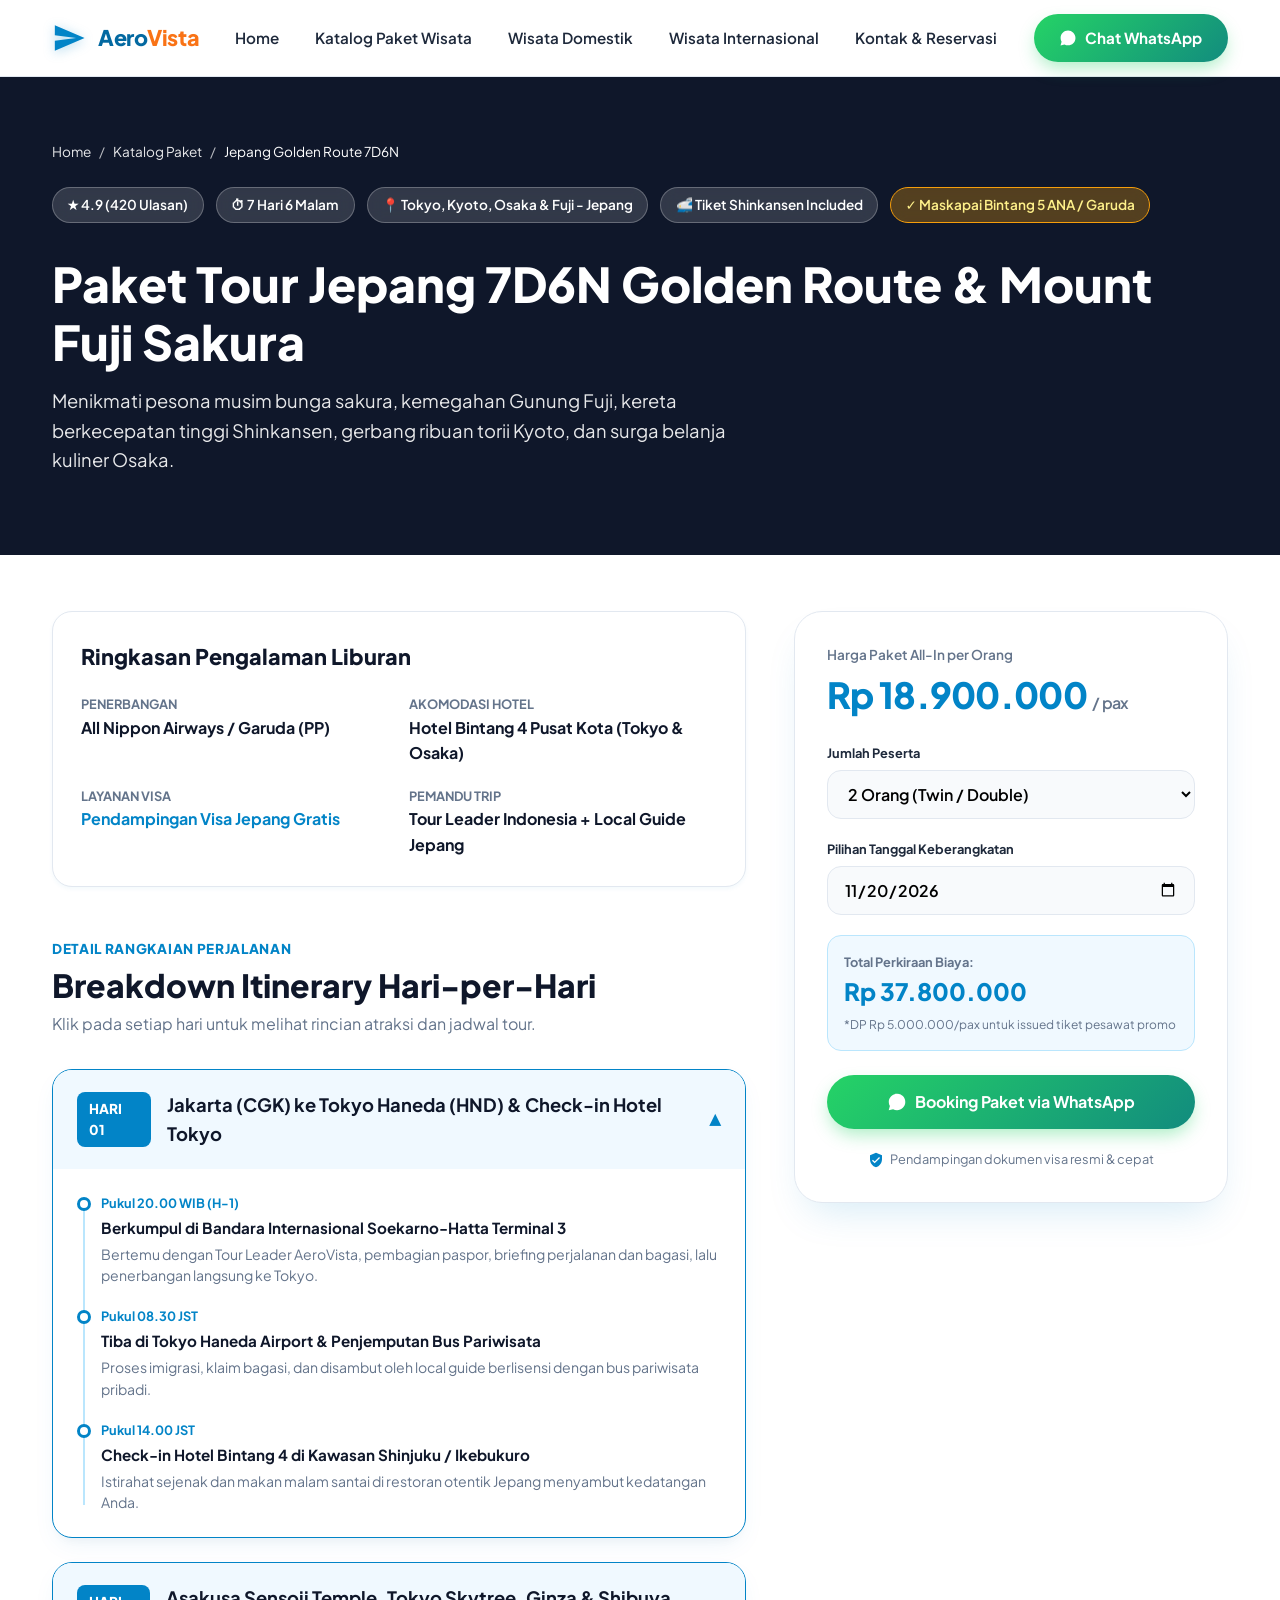
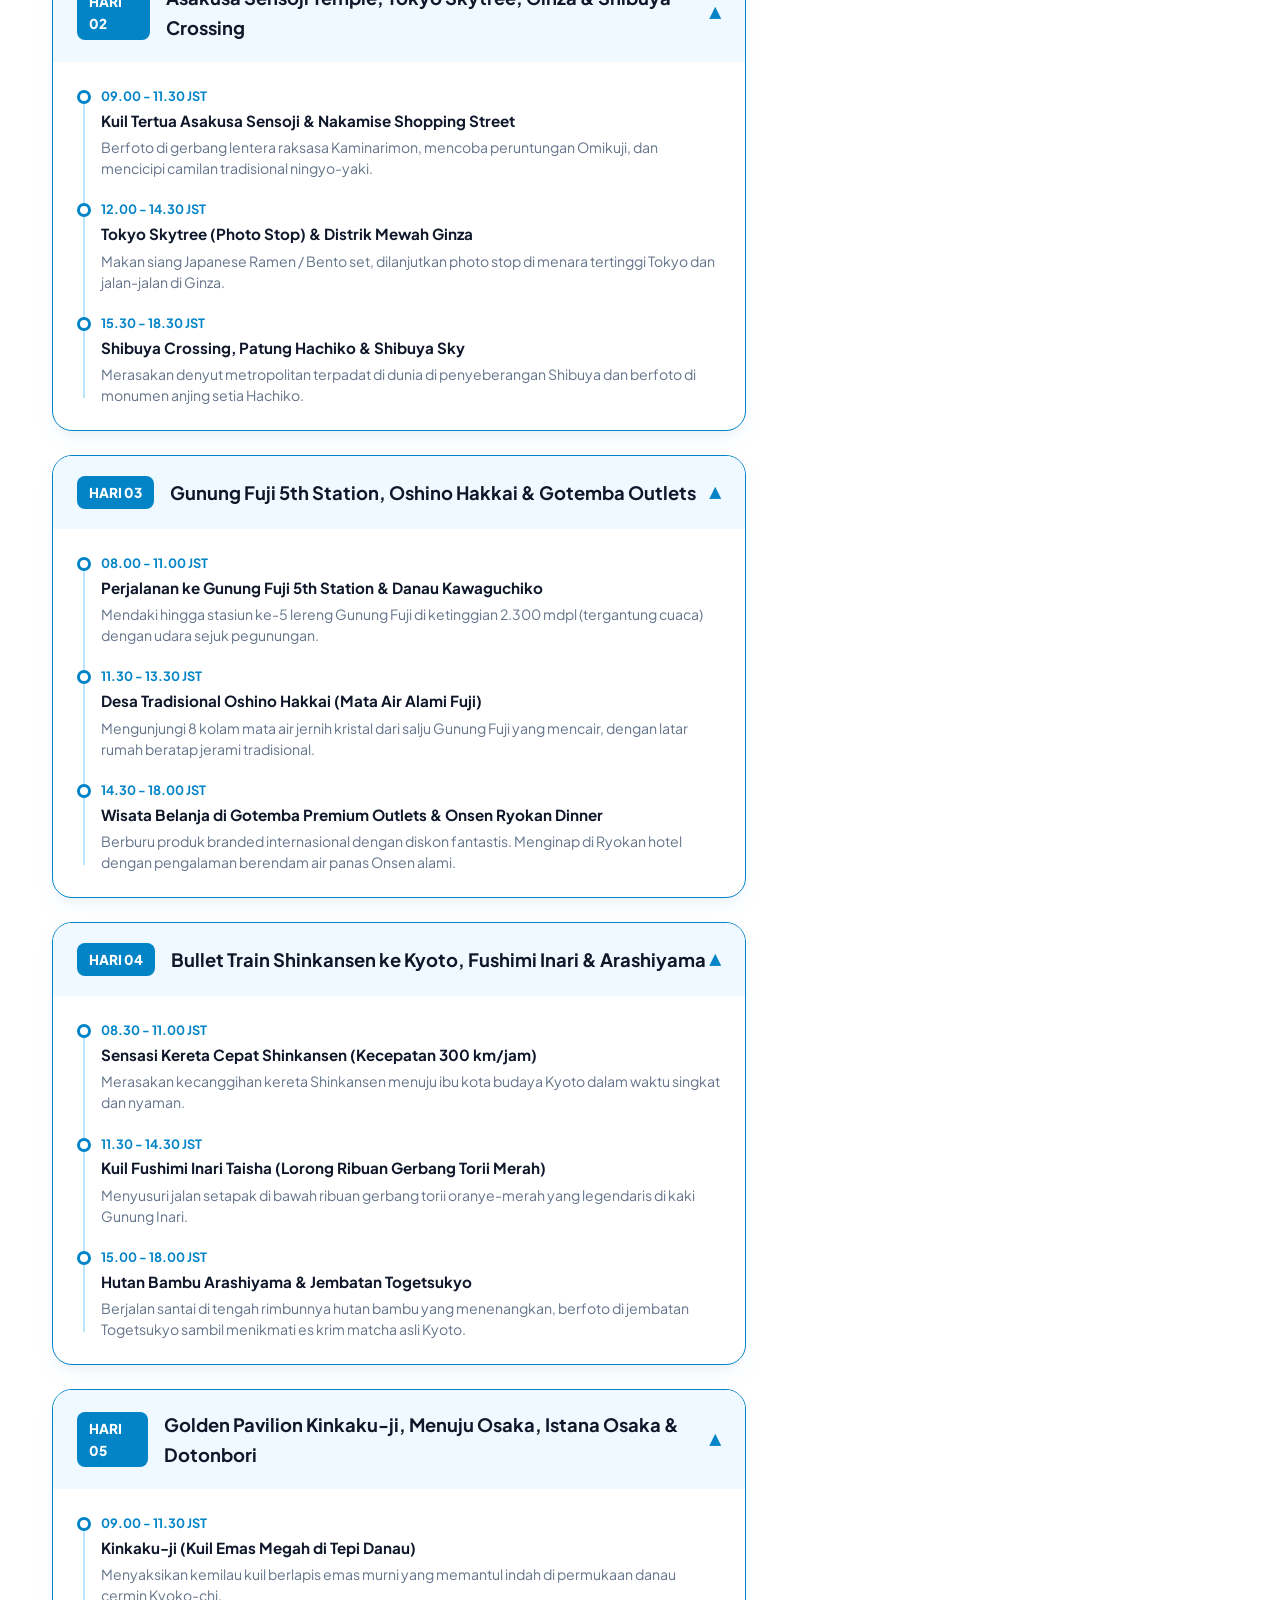
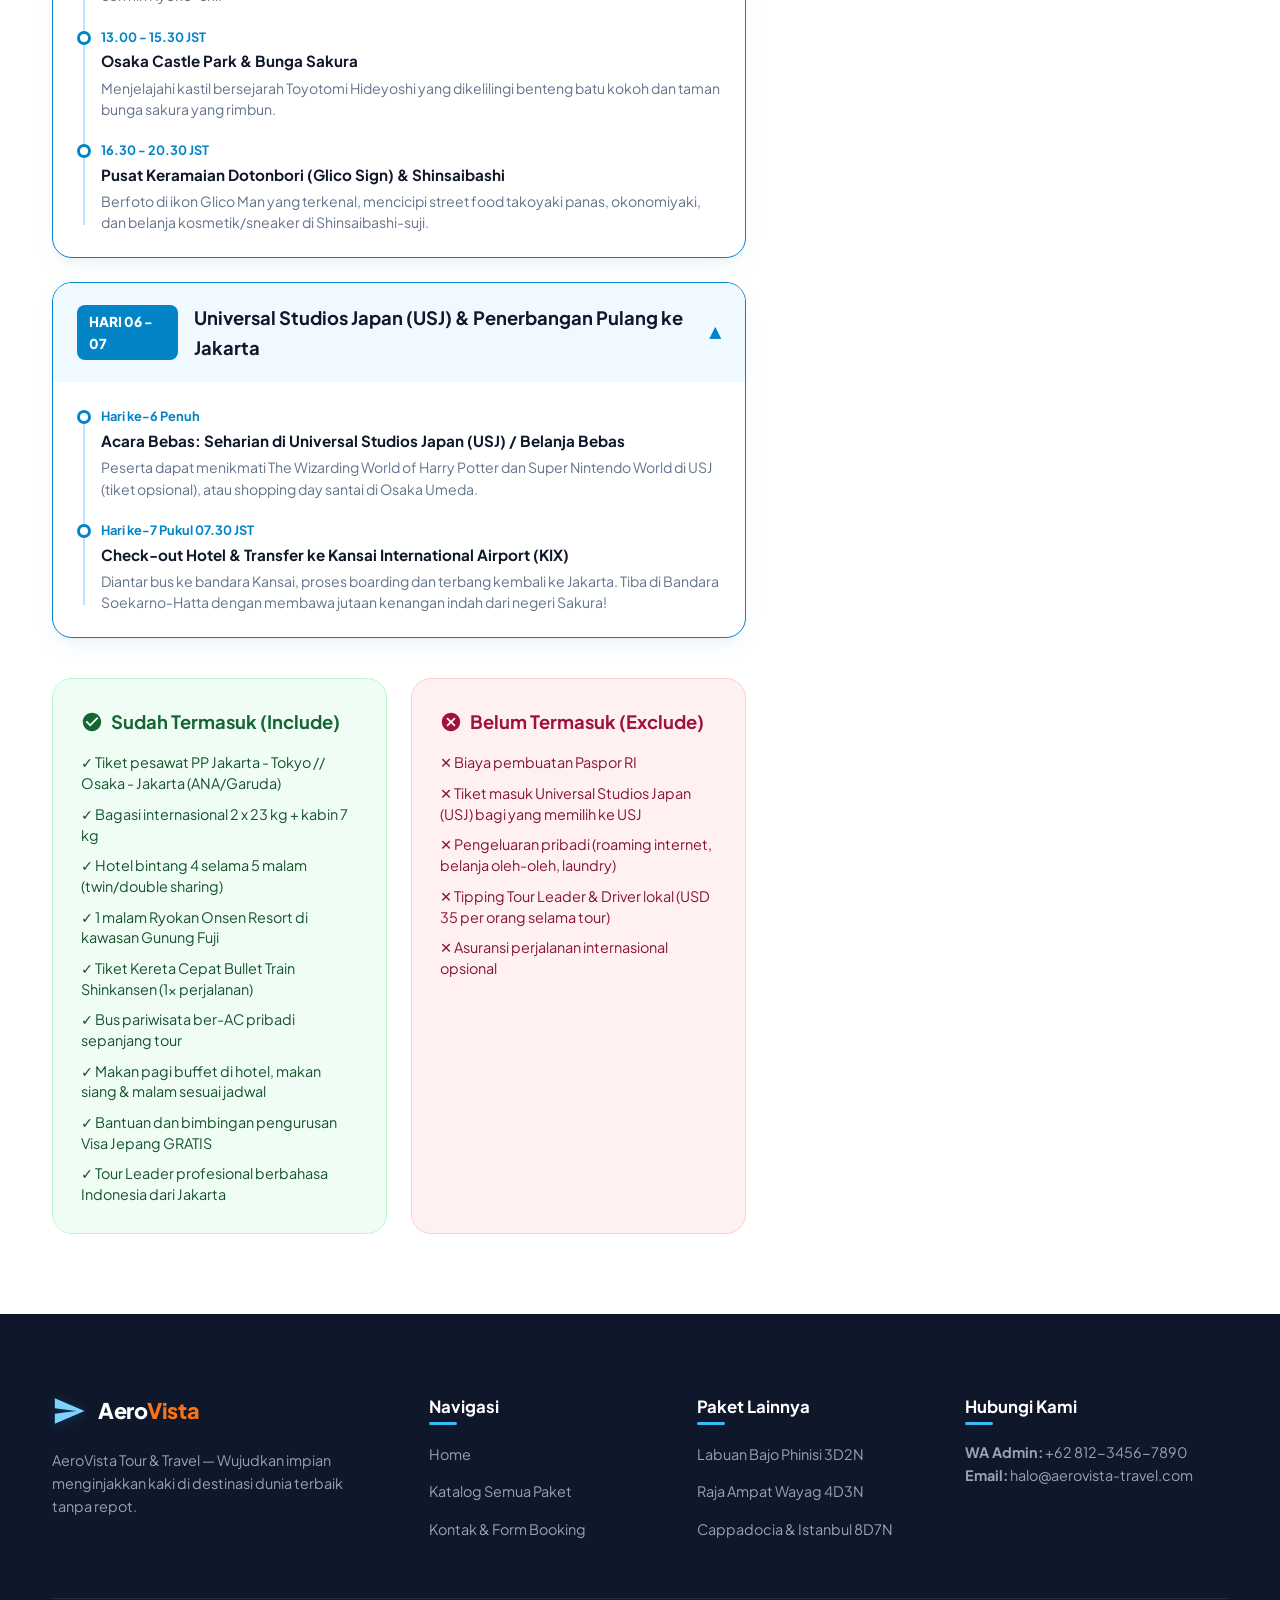
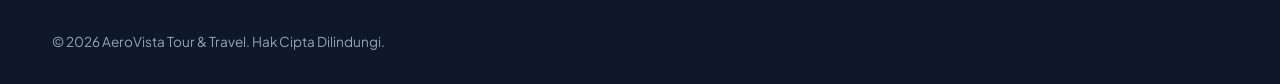
<file: itinerary-jepang-sakura.html>
<!DOCTYPE html>
<html lang="id">
<head>
  <meta charset="UTF-8">
  <meta name="viewport" content="width=device-width, initial-scale=1.0">
  <title>Paket Tour Jepang 7D6N Golden Route & Mount Fuji Sakura | AeroVista Travel</title>
  <meta name="description" content="Itinerary lengkap tour Jepang 7 Hari 6 Malam: Tokyo, Mount Fuji, Shinkansen, Kyoto, dan Osaka. Tiket pesawat PP ANA/Garuda, hotel bintang 4, dan gratis bimbingan visa Jepang.">
  <meta name="keywords" content="paket tour jepang 7d6n, paket wisata tokyo kyoto osaka, tour jepang sakura, promo tiket jepang, travel agent tour jepang berlisensi">
  
  <meta property="og:type" content="article">
  <meta property="og:title" content="Tour Jepang 7D6N Golden Route & Mount Fuji — AeroVista Travel">
  <meta property="og:description" content="Rasakan pesona bunga sakura, kereta peluru Shinkansen, dan keindahan budaya Jepang bersama tour leader profesional.">
  <meta property="og:image" content="https://images.unsplash.com/photo-1493976040374-85c8e12f0c0e?w=1200&auto=format&fit=crop&q=80">
  <meta name="theme-color" content="#0284c7">

  <link rel="icon" type="image/svg+xml" href="data:image/svg+xml,%3Csvg xmlns='http://www.w3.org/2000/svg' viewBox='0 0 24 24' fill='%230284c7'%3E%3Cpath d='M2.01 21L23 12 2.01 3 2 10l15 2-15 2z'/%3E%3C/svg%3E">
  <link rel="stylesheet" href="assets/css/style.css">

  <script type="application/ld+json">
  {
    "@context": "https://schema.org",
    "@type": "TouristTrip",
    "name": "Paket Tour Jepang 7D6N Golden Route & Mount Fuji Sakura",
    "description": "Perjalanan spektakuler melintasi Tokyo, Danau Kawaguchiko Gunung Fuji, Kyoto, dan Osaka dengan fasilitas hotel bintang 4 dan Shinkansen.",
    "touristType": ["Cultural", "CityBreak", "Family"],
    "itinerary": {
      "@type": "ItemList",
      "itemListElement": [
        { "@type": "ListItem", "position": 1, "name": "Hari 1: Penerbangan Jakarta ke Tokyo Haneda & Check-in Hotel Bintang 4" },
        { "@type": "ListItem", "position": 2, "name": "Hari 2: Asakusa Sensoji Temple, Tokyo Skytree, Ginza & Shibuya Crossing" },
        { "@type": "ListItem", "position": 3, "name": "Hari 3: Gunung Fuji 5th Station, Oshino Hakkai & Gotemba Premium Outlets" },
        { "@type": "ListItem", "position": 4, "name": "Hari 4: Bullet Train Shinkansen ke Kyoto, Fushimi Inari & Arashiyama" },
        { "@type": "ListItem", "position": 5, "name": "Hari 5: Kinkaku-ji Golden Pavilion, Osaka Castle & Kuliner Dotonbori" },
        { "@type": "ListItem", "position": 6, "name": "Hari 6: Universal Studios Japan (USJ) / Free Day Belanja Shinsaibashi" },
        { "@type": "ListItem", "position": 7, "name": "Hari 7: Kansai International Airport ke Jakarta (CGK)" }
      ]
    },
    "offers": {
      "@type": "Offer",
      "price": "18900000",
      "priceCurrency": "IDR",
      "availability": "https://schema.org/InStock",
      "validFrom": "2026-01-01"
    }
  }
  </script>
</head>
<body>

  <!-- Site Header -->
  <header class="site-header">
    <div class="container nav-container">
      <a href="index.html" class="brand-logo" aria-label="AeroVista Tour & Travel">
        <svg viewBox="0 0 24 24" fill="currentColor"><path d="M2.01 21L23 12 2.01 3 2 10l15 2-15 2z"/></svg>
        <span>Aero<span class="highlight">Vista</span></span>
      </a>

      <nav aria-label="Menu Navigasi Utama">
        <ul class="nav-menu">
          <li class="nav-item"><a href="index.html">Home</a></li>
          <li class="nav-item"><a href="paket.html">Katalog Paket Wisata</a></li>
          <li class="nav-item"><a href="paket.html?cat=domestik">Wisata Domestik</a></li>
          <li class="nav-item"><a href="paket.html?cat=internasional">Wisata Internasional</a></li>
          <li class="nav-item"><a href="kontak.html">Kontak & Reservasi</a></li>
        </ul>
      </nav>

      <div class="header-actions">
        <a href="https://wa.me/6281234567890?text=Halo%20AeroVista,%20saya%20ingin%20tanya%20paket%20Jepang%207D6N" target="_blank" rel="noopener noreferrer" class="btn btn-wa touch-target">
          <svg width="18" height="18" viewBox="0 0 24 24" fill="currentColor"><path d="M12.04 2c-5.46 0-9.91 4.45-9.91 9.91 0 1.75.46 3.45 1.32 4.95L2.05 22l5.25-1.38c1.45.79 3.08 1.21 4.74 1.21 5.46 0 9.91-4.45 9.91-9.91 0-2.65-1.03-5.14-2.9-7.01A9.816 9.816 0 0 0 12.04 2z"></path></svg>
          Chat WhatsApp
        </a>
        <button class="mobile-toggle" aria-label="Buka Menu Navigasi" aria-expanded="false">
          <svg width="24" height="24" viewBox="0 0 24 24" fill="none" stroke="currentColor" stroke-width="2">
            <line x1="3" y1="12" x2="21" y2="12"></line><line x1="3" y1="6" x2="21" y2="6"></line><line x1="3" y1="18" x2="21" y2="18"></line>
          </svg>
        </button>
      </div>
    </div>
  </header>

  <!-- Mobile Drawer -->
  <div class="mobile-drawer" role="dialog" aria-label="Menu Navigasi Mobile">
    <ul class="mobile-nav-list">
      <li><a href="index.html">Home</a></li>
      <li><a href="paket.html">Katalog Paket Wisata</a></li>
      <li><a href="paket.html?cat=domestik">Wisata Domestik</a></li>
      <li><a href="paket.html?cat=internasional">Wisata Internasional</a></li>
      <li><a href="kontak.html">Kontak & Form Booking</a></li>
    </ul>
  </div>

  <!-- Hero Banner Paket -->
  <section class="itinerary-hero" aria-label="Banner Paket Jepang">
    <div class="itinerary-hero-bg" style="background-image: url('https://images.unsplash.com/photo-1493976040374-85c8e12f0c0e?w=1600&auto=format&fit=crop&q=85');"></div>
    <div class="container itinerary-hero-content">
      
      <nav class="breadcrumb-nav" aria-label="Breadcrumb">
        <a href="index.html">Home</a>
        <span>/</span>
        <a href="paket.html">Katalog Paket</a>
        <span>/</span>
        <span style="color: #ffffff;">Jepang Golden Route 7D6N</span>
      </nav>

      <div class="itinerary-meta-badges">
        <span class="meta-pill">★ 4.9 (420 Ulasan)</span>
        <span class="meta-pill">⏱ 7 Hari 6 Malam</span>
        <span class="meta-pill">📍 Tokyo, Kyoto, Osaka & Fuji - Jepang</span>
        <span class="meta-pill">🚅 Tiket Shinkansen Included</span>
        <span class="meta-pill" style="background: rgba(245, 158, 11, 0.3); border-color: var(--accent-gold); color: #fef08a;">✓ Maskapai Bintang 5 ANA / Garuda</span>
      </div>

      <h1 class="itinerary-title">
        Paket Tour Jepang 7D6N Golden Route & Mount Fuji Sakura
      </h1>
      <p style="font-size: 1.15rem; opacity: 0.9; max-width: 720px; line-height: 1.6;">
        Menikmati pesona musim bunga sakura, kemegahan Gunung Fuji, kereta berkecepatan tinggi Shinkansen, gerbang ribuan torii Kyoto, dan surga belanja kuliner Osaka.
      </p>
    </div>
  </section>

  <!-- Main Itinerary Content -->
  <main class="container">
    <div class="itinerary-layout">
      
      <div>
        <!-- Snapshot Summary -->
        <div style="background: var(--surface); border: 1px solid var(--border); border-radius: var(--radius-lg); padding: 1.75rem; box-shadow: var(--shadow-sm); margin-bottom: 3rem;">
          <h2 style="font-size: 1.35rem; font-weight: 800; margin-bottom: 1.25rem; color: var(--dark);">
            Ringkasan Pengalaman Liburan
          </h2>
          <div style="display: grid; grid-template-columns: repeat(auto-fit, minmax(200px, 1fr)); gap: 1.25rem;">
            <div>
              <div style="font-size: 0.8rem; font-weight: 700; color: var(--muted); text-transform: uppercase;">Penerbangan</div>
              <div style="font-weight: 700; color: var(--dark);">All Nippon Airways / Garuda (PP)</div>
            </div>
            <div>
              <div style="font-size: 0.8rem; font-weight: 700; color: var(--muted); text-transform: uppercase;">Akomodasi Hotel</div>
              <div style="font-weight: 700; color: var(--dark);">Hotel Bintang 4 Pusat Kota (Tokyo & Osaka)</div>
            </div>
            <div>
              <div style="font-size: 0.8rem; font-weight: 700; color: var(--muted); text-transform: uppercase;">Layanan Visa</div>
              <div style="font-weight: 700; color: var(--primary);">Pendampingan Visa Jepang Gratis</div>
            </div>
            <div>
              <div style="font-size: 0.8rem; font-weight: 700; color: var(--muted); text-transform: uppercase;">Pemandu Trip</div>
              <div style="font-weight: 700; color: var(--dark);">Tour Leader Indonesia + Local Guide Jepang</div>
            </div>
          </div>
        </div>

        <div style="margin-bottom: 2rem;">
          <span style="font-size: 0.85rem; font-weight: 800; color: var(--primary); text-transform: uppercase; letter-spacing: 0.05em;">Detail Rangkaian Perjalanan</span>
          <h2 style="font-size: 2rem; font-weight: 800; color: var(--dark);">Breakdown Itinerary Hari-per-Hari</h2>
          <p style="color: var(--muted); font-size: 1rem;">Klik pada setiap hari untuk melihat rincian atraksi dan jadwal tour.</p>
        </div>

        <!-- Timeline Day Cards -->
        <div class="timeline-container">
          
          <!-- Day 1 -->
          <div class="day-card active">
            <div class="day-header">
              <div class="day-title-wrap">
                <span class="day-badge">HARI 01</span>
                <h3 class="day-title">Jakarta (CGK) ke Tokyo Haneda (HND) & Check-in Hotel Tokyo</h3>
              </div>
              <span class="day-toggle-icon">▼</span>
            </div>
            <div class="day-body">
              <ul class="day-schedule-list">
                <li class="schedule-item">
                  <span class="schedule-dot"></span>
                  <div class="schedule-time">Pukul 20.00 WIB (H-1)</div>
                  <div class="schedule-headline">Berkumpul di Bandara Internasional Soekarno-Hatta Terminal 3</div>
                  <p class="schedule-desc">Bertemu dengan Tour Leader AeroVista, pembagian paspor, briefing perjalanan dan bagasi, lalu penerbangan langsung ke Tokyo.</p>
                </li>
                <li class="schedule-item">
                  <span class="schedule-dot"></span>
                  <div class="schedule-time">Pukul 08.30 JST</div>
                  <div class="schedule-headline">Tiba di Tokyo Haneda Airport & Penjemputan Bus Pariwisata</div>
                  <p class="schedule-desc">Proses imigrasi, klaim bagasi, dan disambut oleh local guide berlisensi dengan bus pariwisata pribadi.</p>
                </li>
                <li class="schedule-item">
                  <span class="schedule-dot"></span>
                  <div class="schedule-time">Pukul 14.00 JST</div>
                  <div class="schedule-headline">Check-in Hotel Bintang 4 di Kawasan Shinjuku / Ikebukuro</div>
                  <p class="schedule-desc">Istirahat sejenak dan makan malam santai di restoran otentik Jepang menyambut kedatangan Anda.</p>
                </li>
              </ul>
            </div>
          </div>

          <!-- Day 2 -->
          <div class="day-card active">
            <div class="day-header">
              <div class="day-title-wrap">
                <span class="day-badge">HARI 02</span>
                <h3 class="day-title">Asakusa Sensoji Temple, Tokyo Skytree, Ginza & Shibuya Crossing</h3>
              </div>
              <span class="day-toggle-icon">▼</span>
            </div>
            <div class="day-body">
              <ul class="day-schedule-list">
                <li class="schedule-item">
                  <span class="schedule-dot"></span>
                  <div class="schedule-time">09.00 - 11.30 JST</div>
                  <div class="schedule-headline">Kuil Tertua Asakusa Sensoji & Nakamise Shopping Street</div>
                  <p class="schedule-desc">Berfoto di gerbang lentera raksasa Kaminarimon, mencoba peruntungan Omikuji, dan mencicipi camilan tradisional ningyo-yaki.</p>
                </li>
                <li class="schedule-item">
                  <span class="schedule-dot"></span>
                  <div class="schedule-time">12.00 - 14.30 JST</div>
                  <div class="schedule-headline">Tokyo Skytree (Photo Stop) & Distrik Mewah Ginza</div>
                  <p class="schedule-desc">Makan siang Japanese Ramen / Bento set, dilanjutkan photo stop di menara tertinggi Tokyo dan jalan-jalan di Ginza.</p>
                </li>
                <li class="schedule-item">
                  <span class="schedule-dot"></span>
                  <div class="schedule-time">15.30 - 18.30 JST</div>
                  <div class="schedule-headline">Shibuya Crossing, Patung Hachiko & Shibuya Sky</div>
                  <p class="schedule-desc">Merasakan denyut metropolitan terpadat di dunia di penyeberangan Shibuya dan berfoto di monumen anjing setia Hachiko.</p>
                </li>
              </ul>
            </div>
          </div>

          <!-- Day 3 -->
          <div class="day-card active">
            <div class="day-header">
              <div class="day-title-wrap">
                <span class="day-badge">HARI 03</span>
                <h3 class="day-title">Gunung Fuji 5th Station, Oshino Hakkai & Gotemba Outlets</h3>
              </div>
              <span class="day-toggle-icon">▼</span>
            </div>
            <div class="day-body">
              <ul class="day-schedule-list">
                <li class="schedule-item">
                  <span class="schedule-dot"></span>
                  <div class="schedule-time">08.00 - 11.00 JST</div>
                  <div class="schedule-headline">Perjalanan ke Gunung Fuji 5th Station & Danau Kawaguchiko</div>
                  <p class="schedule-desc">Mendaki hingga stasiun ke-5 lereng Gunung Fuji di ketinggian 2.300 mdpl (tergantung cuaca) dengan udara sejuk pegunungan.</p>
                </li>
                <li class="schedule-item">
                  <span class="schedule-dot"></span>
                  <div class="schedule-time">11.30 - 13.30 JST</div>
                  <div class="schedule-headline">Desa Tradisional Oshino Hakkai (Mata Air Alami Fuji)</div>
                  <p class="schedule-desc">Mengunjungi 8 kolam mata air jernih kristal dari salju Gunung Fuji yang mencair, dengan latar rumah beratap jerami tradisional.</p>
                </li>
                <li class="schedule-item">
                  <span class="schedule-dot"></span>
                  <div class="schedule-time">14.30 - 18.00 JST</div>
                  <div class="schedule-headline">Wisata Belanja di Gotemba Premium Outlets & Onsen Ryokan Dinner</div>
                  <p class="schedule-desc">Berburu produk branded internasional dengan diskon fantastis. Menginap di Ryokan hotel dengan pengalaman berendam air panas Onsen alami.</p>
                </li>
              </ul>
            </div>
          </div>

          <!-- Day 4 -->
          <div class="day-card active">
            <div class="day-header">
              <div class="day-title-wrap">
                <span class="day-badge">HARI 04</span>
                <h3 class="day-title">Bullet Train Shinkansen ke Kyoto, Fushimi Inari & Arashiyama</h3>
              </div>
              <span class="day-toggle-icon">▼</span>
            </div>
            <div class="day-body">
              <ul class="day-schedule-list">
                <li class="schedule-item">
                  <span class="schedule-dot"></span>
                  <div class="schedule-time">08.30 - 11.00 JST</div>
                  <div class="schedule-headline">Sensasi Kereta Cepat Shinkansen (Kecepatan 300 km/jam)</div>
                  <p class="schedule-desc">Merasakan kecanggihan kereta Shinkansen menuju ibu kota budaya Kyoto dalam waktu singkat dan nyaman.</p>
                </li>
                <li class="schedule-item">
                  <span class="schedule-dot"></span>
                  <div class="schedule-time">11.30 - 14.30 JST</div>
                  <div class="schedule-headline">Kuil Fushimi Inari Taisha (Lorong Ribuan Gerbang Torii Merah)</div>
                  <p class="schedule-desc">Menyusuri jalan setapak di bawah ribuan gerbang torii oranye-merah yang legendaris di kaki Gunung Inari.</p>
                </li>
                <li class="schedule-item">
                  <span class="schedule-dot"></span>
                  <div class="schedule-time">15.00 - 18.00 JST</div>
                  <div class="schedule-headline">Hutan Bambu Arashiyama & Jembatan Togetsukyo</div>
                  <p class="schedule-desc">Berjalan santai di tengah rimbunnya hutan bambu yang menenangkan, berfoto di jembatan Togetsukyo sambil menikmati es krim matcha asli Kyoto.</p>
                </li>
              </ul>
            </div>
          </div>

          <!-- Day 5 -->
          <div class="day-card active">
            <div class="day-header">
              <div class="day-title-wrap">
                <span class="day-badge">HARI 05</span>
                <h3 class="day-title">Golden Pavilion Kinkaku-ji, Menuju Osaka, Istana Osaka & Dotonbori</h3>
              </div>
              <span class="day-toggle-icon">▼</span>
            </div>
            <div class="day-body">
              <ul class="day-schedule-list">
                <li class="schedule-item">
                  <span class="schedule-dot"></span>
                  <div class="schedule-time">09.00 - 11.30 JST</div>
                  <div class="schedule-headline">Kinkaku-ji (Kuil Emas Megah di Tepi Danau)</div>
                  <p class="schedule-desc">Menyaksikan kemilau kuil berlapis emas murni yang memantul indah di permukaan danau cermin Kyoko-chi.</p>
                </li>
                <li class="schedule-item">
                  <span class="schedule-dot"></span>
                  <div class="schedule-time">13.00 - 15.30 JST</div>
                  <div class="schedule-headline">Osaka Castle Park & Bunga Sakura</div>
                  <p class="schedule-desc">Menjelajahi kastil bersejarah Toyotomi Hideyoshi yang dikelilingi benteng batu kokoh dan taman bunga sakura yang rimbun.</p>
                </li>
                <li class="schedule-item">
                  <span class="schedule-dot"></span>
                  <div class="schedule-time">16.30 - 20.30 JST</div>
                  <div class="schedule-headline">Pusat Keramaian Dotonbori (Glico Sign) & Shinsaibashi</div>
                  <p class="schedule-desc">Berfoto di ikon Glico Man yang terkenal, mencicipi street food takoyaki panas, okonomiyaki, dan belanja kosmetik/sneaker di Shinsaibashi-suji.</p>
                </li>
              </ul>
            </div>
          </div>

          <!-- Day 6 & 7 -->
          <div class="day-card active">
            <div class="day-header">
              <div class="day-title-wrap">
                <span class="day-badge">HARI 06 - 07</span>
                <h3 class="day-title">Universal Studios Japan (USJ) & Penerbangan Pulang ke Jakarta</h3>
              </div>
              <span class="day-toggle-icon">▼</span>
            </div>
            <div class="day-body">
              <ul class="day-schedule-list">
                <li class="schedule-item">
                  <span class="schedule-dot"></span>
                  <div class="schedule-time">Hari ke-6 Penuh</div>
                  <div class="schedule-headline">Acara Bebas: Seharian di Universal Studios Japan (USJ) / Belanja Bebas</div>
                  <p class="schedule-desc">Peserta dapat menikmati The Wizarding World of Harry Potter dan Super Nintendo World di USJ (tiket opsional), atau shopping day santai di Osaka Umeda.</p>
                </li>
                <li class="schedule-item">
                  <span class="schedule-dot"></span>
                  <div class="schedule-time">Hari ke-7 Pukul 07.30 JST</div>
                  <div class="schedule-headline">Check-out Hotel & Transfer ke Kansai International Airport (KIX)</div>
                  <p class="schedule-desc">Diantar bus ke bandara Kansai, proses boarding dan terbang kembali ke Jakarta. Tiba di Bandara Soekarno-Hatta dengan membawa jutaan kenangan indah dari negeri Sakura!</p>
                </li>
              </ul>
            </div>
          </div>

        </div>

        <!-- Facilities -->
        <div class="facility-grid">
          <div class="facility-card include">
            <h3 class="facility-title">
              <svg width="22" height="22" viewBox="0 0 24 24" fill="currentColor"><path d="M12 2C6.48 2 2 6.48 2 12s4.48 10 10 10 10-4.48 10-10S17.52 2 12 2zm-2 15l-5-5 1.41-1.41L10 14.17l7.59-7.59L19 8l-9 9z"/></svg>
              Sudah Termasuk (Include)
            </h3>
            <ul class="facility-list">
              <li>✓ Tiket pesawat PP Jakarta - Tokyo // Osaka - Jakarta (ANA/Garuda)</li>
              <li>✓ Bagasi internasional 2 x 23 kg + kabin 7 kg</li>
              <li>✓ Hotel bintang 4 selama 5 malam (twin/double sharing)</li>
              <li>✓ 1 malam Ryokan Onsen Resort di kawasan Gunung Fuji</li>
              <li>✓ Tiket Kereta Cepat Bullet Train Shinkansen (1x perjalanan)</li>
              <li>✓ Bus pariwisata ber-AC pribadi sepanjang tour</li>
              <li>✓ Makan pagi buffet di hotel, makan siang & malam sesuai jadwal</li>
              <li>✓ Bantuan dan bimbingan pengurusan Visa Jepang GRATIS</li>
              <li>✓ Tour Leader profesional berbahasa Indonesia dari Jakarta</li>
            </ul>
          </div>

          <div class="facility-card exclude">
            <h3 class="facility-title">
              <svg width="22" height="22" viewBox="0 0 24 24" fill="currentColor"><path d="M12 2C6.47 2 2 6.47 2 12s4.47 10 10 10 10-4.47 10-10S17.53 2 12 2zm5 13.59L15.59 17 12 13.41 8.41 17 7 15.59 10.59 12 7 8.41 8.41 7 12 10.59 15.59 7 17 8.41 13.41 12 17 15.59z"/></svg>
              Belum Termasuk (Exclude)
            </h3>
            <ul class="facility-list">
              <li>✕ Biaya pembuatan Paspor RI</li>
              <li>✕ Tiket masuk Universal Studios Japan (USJ) bagi yang memilih ke USJ</li>
              <li>✕ Pengeluaran pribadi (roaming internet, belanja oleh-oleh, laundry)</li>
              <li>✕ Tipping Tour Leader & Driver lokal (USD 35 per orang selama tour)</li>
              <li>✕ Asuransi perjalanan internasional opsional</li>
            </ul>
          </div>
        </div>

      </div>

      <!-- Right Column: Sticky Booking Widget -->
      <aside>
        <div class="sticky-book-widget">
          <div class="widget-price-label">Harga Paket All-In per Orang</div>
          <div id="basePriceValue" data-price="18900000" class="widget-price-value">
            Rp 18.900.000 <span>/ pax</span>
          </div>

          <form id="itineraryCalcForm" onsubmit="return false;">
            <div class="widget-form-group">
              <label class="widget-label" for="bookingPax">Jumlah Peserta</label>
              <select id="bookingPax" class="widget-select">
                <option value="1">1 Orang (Single Room Extra)</option>
                <option value="2" selected>2 Orang (Twin / Double)</option>
                <option value="3">3 Orang (Triple Room)</option>
                <option value="4">4 Orang (Family Group)</option>
                <option value="6">6 Orang</option>
                <option value="10">10+ Orang (Corporate Group)</option>
              </select>
            </div>

            <div class="widget-form-group">
              <label class="widget-label" for="bookingDate">Pilihan Tanggal Keberangkatan</label>
              <input type="date" id="bookingDate" class="widget-input" value="2026-11-20">
            </div>

            <div style="background: var(--primary-50); border: 1px solid var(--primary-200); border-radius: var(--radius-md); padding: 1rem; margin-bottom: 1.5rem;">
              <div style="font-size: 0.8rem; color: var(--muted); font-weight: 700;">Total Perkiraan Biaya:</div>
              <div id="calculatedTotalPrice" style="font-size: 1.5rem; font-weight: 800; color: var(--primary);">
                Rp 37.800.000
              </div>
              <div style="font-size: 0.75rem; color: var(--muted); margin-top: 0.25rem;">
                *DP Rp 5.000.000/pax untuk issued tiket pesawat promo
              </div>
            </div>

            <a id="itineraryWaBtn" href="#" target="_blank" rel="noopener noreferrer" class="btn btn-wa" style="width: 100%; justify-content: center; font-size: 1rem; padding: 0.9rem 1rem;">
              <svg width="20" height="20" viewBox="0 0 24 24" fill="currentColor"><path d="M12.04 2c-5.46 0-9.91 4.45-9.91 9.91 0 1.75.46 3.45 1.32 4.95L2.05 22l5.25-1.38c1.45.79 3.08 1.21 4.74 1.21 5.46 0 9.91-4.45 9.91-9.91 0-2.65-1.03-5.14-2.9-7.01A9.816 9.816 0 0 0 12.04 2z"></path></svg>
              Booking Paket via WhatsApp
            </a>

            <div class="widget-security-note">
              <svg width="16" height="16" viewBox="0 0 24 24" fill="currentColor" style="color: var(--primary);"><path d="M12 1L3 5v6c0 5.55 3.84 10.74 9 12 5.16-1.26 9-6.45 9-12V5l-9-4zm-2 16l-4-4 1.41-1.41L10 14.17l6.59-6.59L18 9l-8 8z"/></svg>
              Pendampingan dokumen visa resmi & cepat
            </div>
          </form>
        </div>
      </aside>

    </div>
  </main>

  <!-- Footer -->
  <footer class="site-footer">
    <div class="container">
      <div class="footer-grid">
        <div>
          <a href="index.html" class="brand-logo" style="color: var(--surface); margin-bottom: 1.25rem;">
            <svg viewBox="0 0 24 24" fill="currentColor" style="color: var(--primary-300);"><path d="M2.01 21L23 12 2.01 3 2 10l15 2-15 2z"/></svg>
            <span>Aero<span style="color: var(--accent-orange);">Vista</span></span>
          </a>
          <p style="color: var(--muted-light); font-size: 0.9rem; line-height: 1.6;">
            AeroVista Tour & Travel — Wujudkan impian menginjakkan kaki di destinasi dunia terbaik tanpa repot.
          </p>
        </div>
        <div>
          <h4 class="footer-col-title">Navigasi</h4>
          <ul class="footer-links">
            <li><a href="index.html">Home</a></li>
            <li><a href="paket.html">Katalog Semua Paket</a></li>
            <li><a href="kontak.html">Kontak & Form Booking</a></li>
          </ul>
        </div>
        <div>
          <h4 class="footer-col-title">Paket Lainnya</h4>
          <ul class="footer-links">
            <li><a href="itinerary-labuan-bajo.html">Labuan Bajo Phinisi 3D2N</a></li>
            <li><a href="itinerary-raja-ampat.html">Raja Ampat Wayag 4D3N</a></li>
            <li><a href="itinerary-turki-balon.html">Cappadocia & Istanbul 8D7N</a></li>
          </ul>
        </div>
        <div>
          <h4 class="footer-col-title">Hubungi Kami</h4>
          <p style="color: var(--muted-light); font-size: 0.9rem;"><strong>WA Admin:</strong> +62 812-3456-7890</p>
          <p style="color: var(--muted-light); font-size: 0.9rem;"><strong>Email:</strong> halo@aerovista-travel.com</p>
        </div>
      </div>
      <div class="footer-bottom">
        <div>© 2026 AeroVista Tour & Travel. Hak Cipta Dilindungi.</div>
      </div>
    </div>
  </footer>

  <script src="assets/js/main.js"></script>
</body>
</html>
</file>
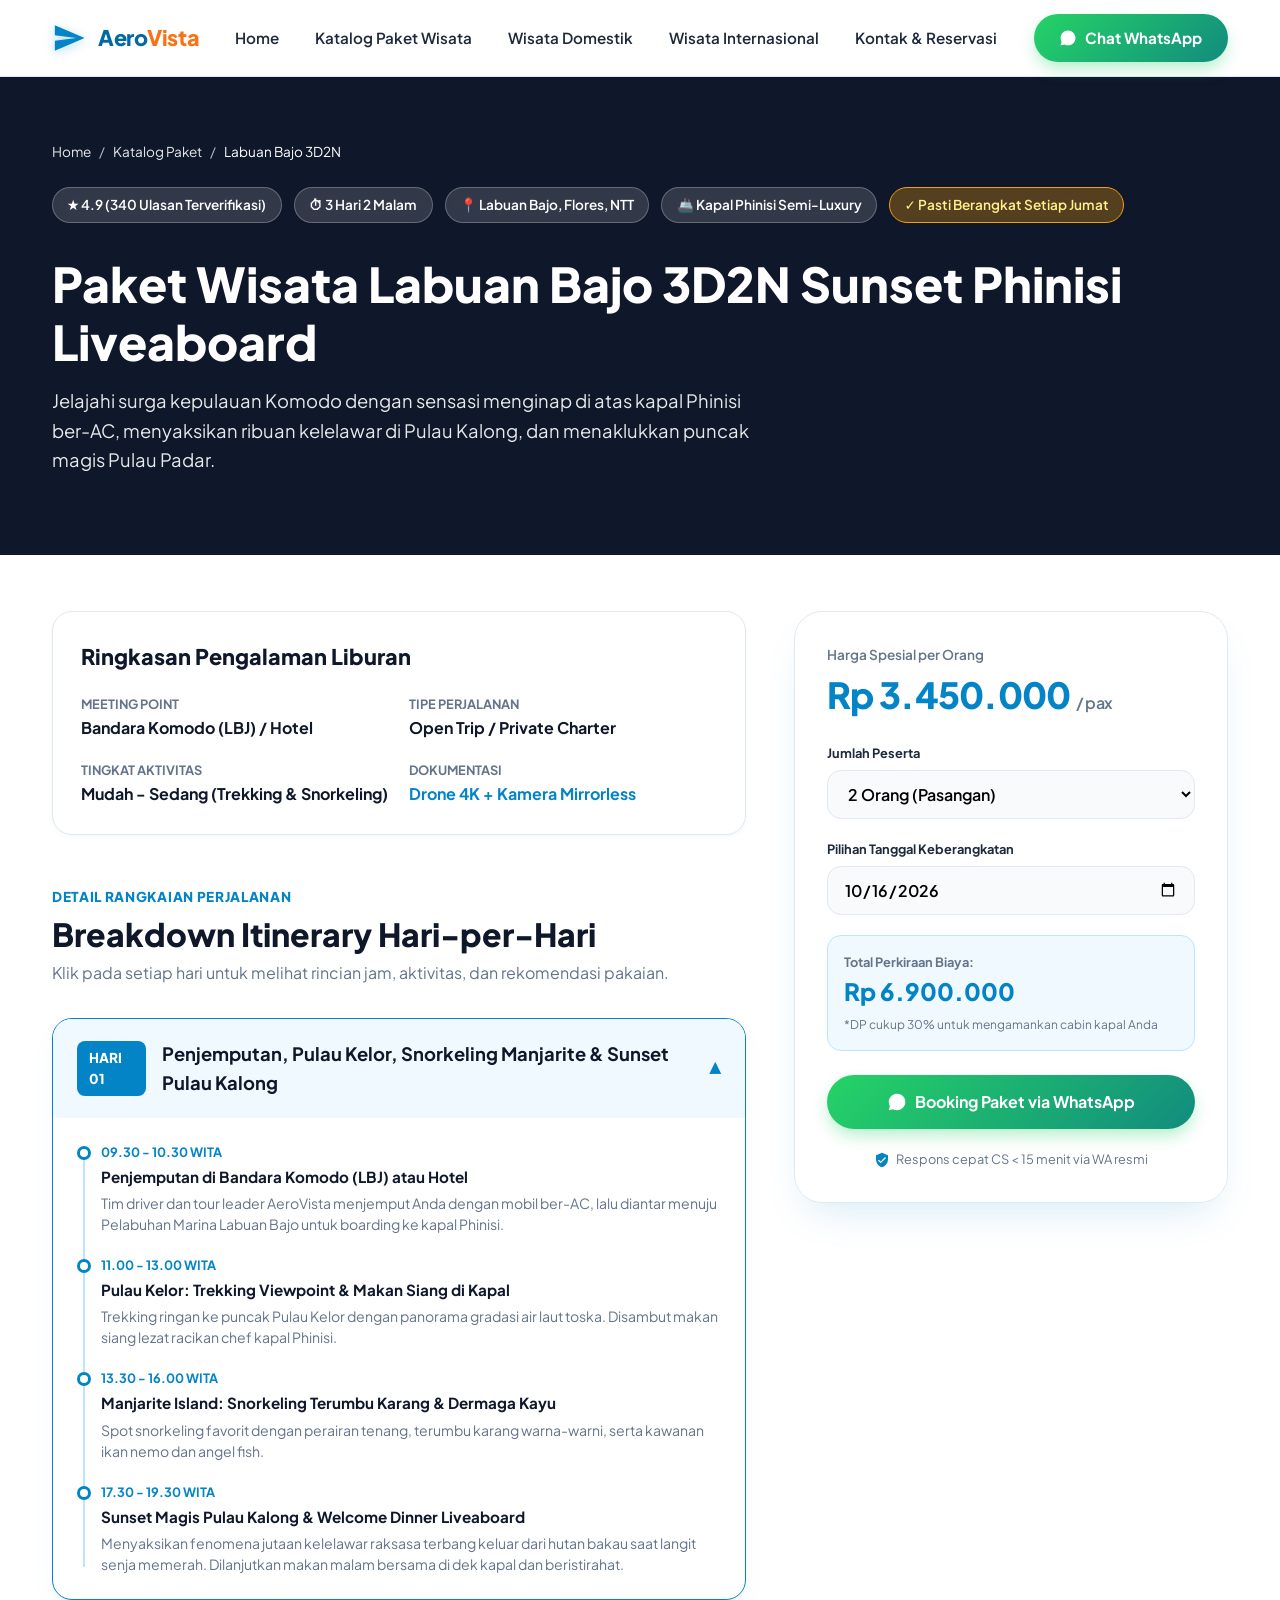
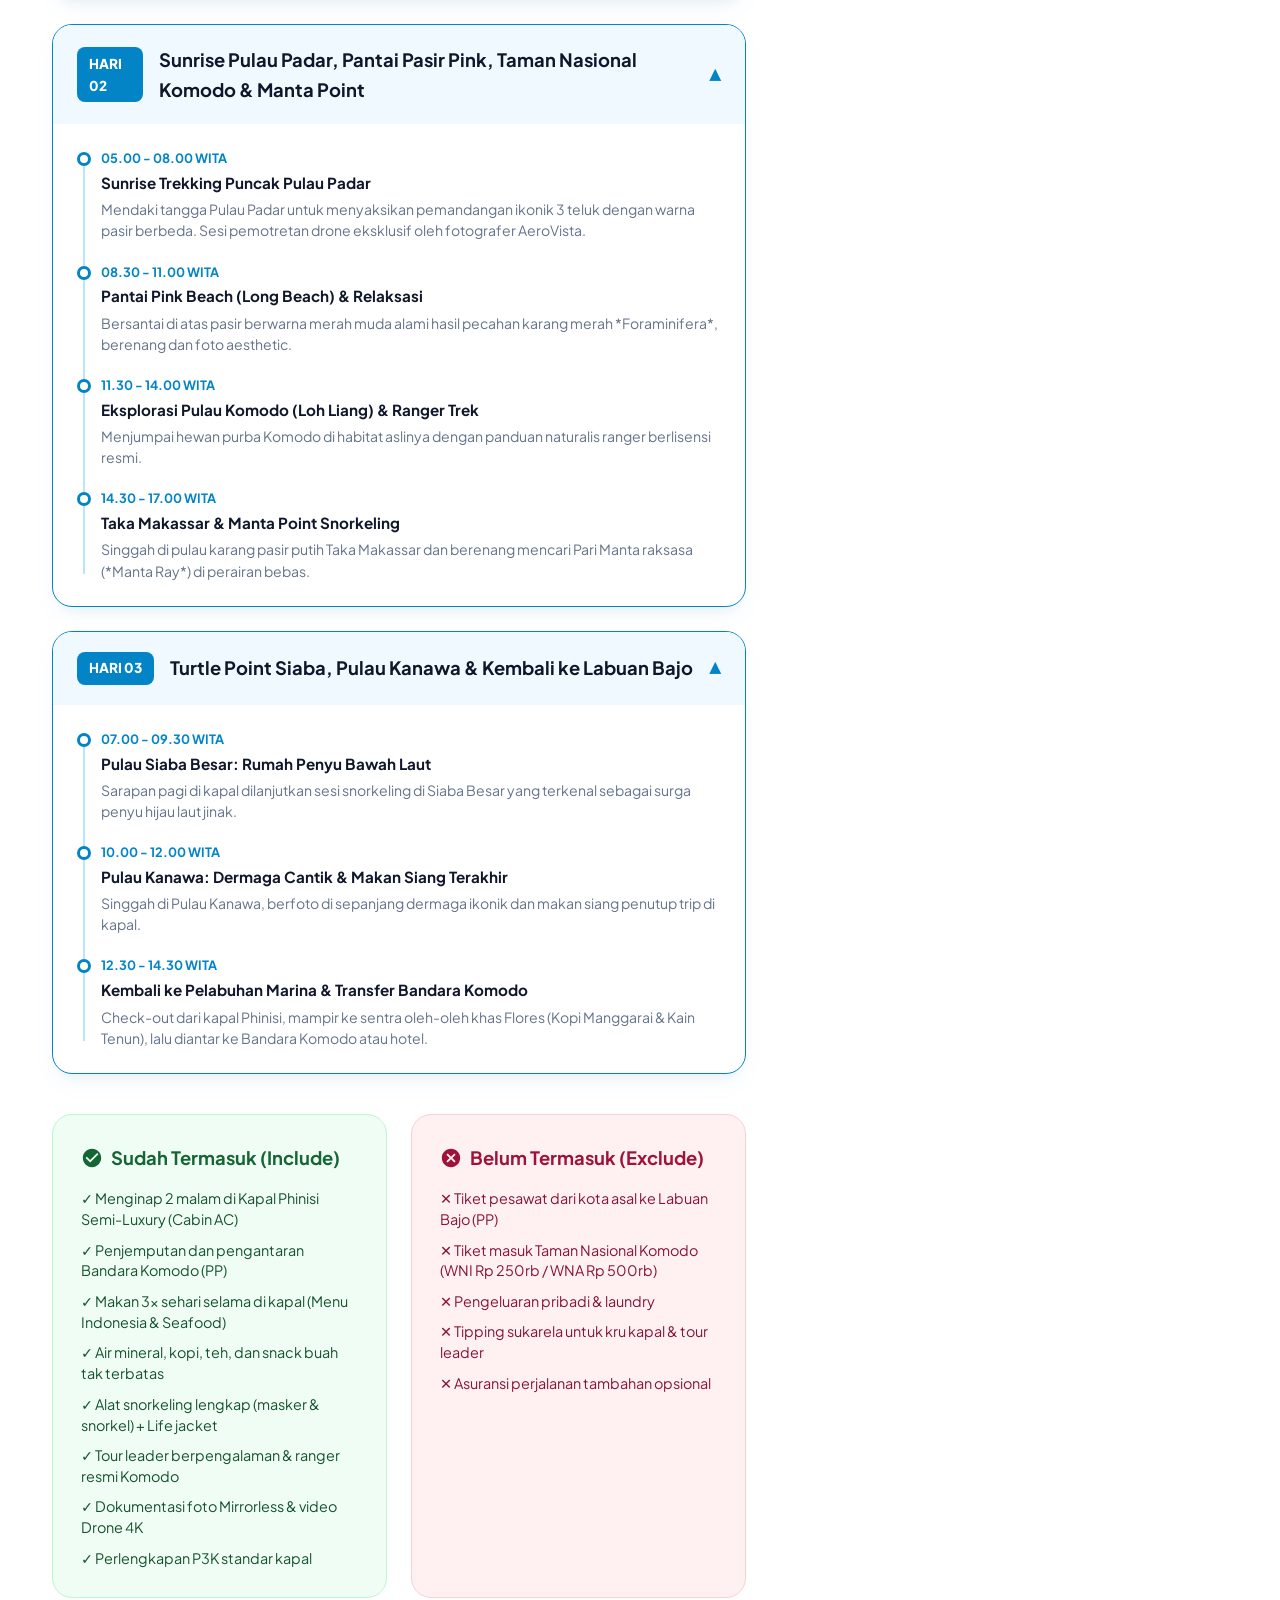
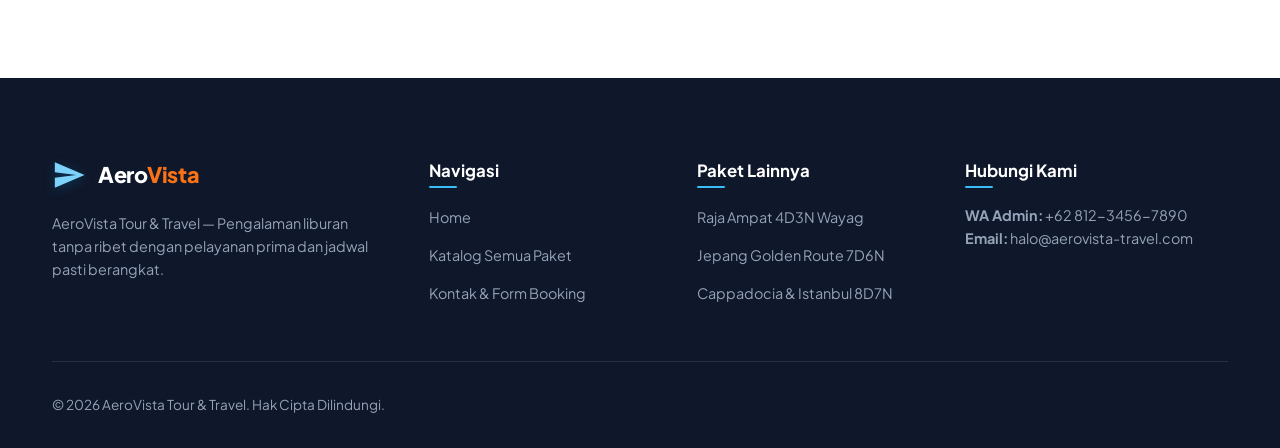
<file: itinerary-labuan-bajo.html>
<!DOCTYPE html>
<html lang="id">
<head>
  <meta charset="UTF-8">
  <meta name="viewport" content="width=device-width, initial-scale=1.0">
  <title>Paket Wisata Labuan Bajo 3D2N Sunset Phinisi Liveaboard | AeroVista Travel</title>
  <meta name="description" content="Itinerary lengkap paket wisata Labuan Bajo 3 Hari 2 Malam: Pulau Padar, Pink Beach, Komodo Dragon, dan Manta Point. Fasilitas kapal Phinisi ber-AC, makan lengkap, dan dokumentasi drone.">
  <meta name="keywords" content="paket wisata labuan bajo 3d2n, trip labuan bajo phinisi, open trip labuan bajo, itinerary labuan bajo 3 hari 2 malam, sewa phinisi bajo">
  
  <meta property="og:type" content="article">
  <meta property="og:title" content="Paket Wisata Labuan Bajo 3D2N Sunset Phinisi — AeroVista Travel">
  <meta property="og:description" content="Jadwal hari-per-hari, fasilitas include & exclude, serta booking langsung via WhatsApp untuk Labuan Bajo Liveaboard.">
  <meta property="og:image" content="https://images.unsplash.com/photo-1516690561799-46d8f74f9abf?w=1200&auto=format&fit=crop&q=80">
  <meta name="theme-color" content="#0284c7">

  <link rel="icon" type="image/svg+xml" href="data:image/svg+xml,%3Csvg xmlns='http://www.w3.org/2000/svg' viewBox='0 0 24 24' fill='%230284c7'%3E%3Cpath d='M2.01 21L23 12 2.01 3 2 10l15 2-15 2z'/%3E%3C/svg%3E">
  <link rel="stylesheet" href="assets/css/style.css">

  <!-- Schema.org JSON-LD Structured Data for TouristTrip -->
  <script type="application/ld+json">
  {
    "@context": "https://schema.org",
    "@type": "TouristTrip",
    "name": "Paket Wisata Labuan Bajo 3D2N Sunset Phinisi Liveaboard",
    "description": "Petualangan 3 hari 2 malam menjelajahi Taman Nasional Komodo dengan kapal Phinisi semi-luxury.",
    "touristType": ["Beach", "Nature", "Adventure"],
    "itinerary": {
      "@type": "ItemList",
      "itemListElement": [
        {
          "@type": "ListItem",
          "position": 1,
          "name": "Hari 1: Penjemputan Bandara Komodo, Pulau Kelor, Manjarite & Sunset Pulau Kalong"
        },
        {
          "@type": "ListItem",
          "position": 2,
          "name": "Hari 2: Sunrise Pulau Padar, Pantai Pink Beach, Komodo Island & Manta Point"
        },
        {
          "@type": "ListItem",
          "position": 3,
          "name": "Hari 3: Snorkeling Siaba Island (Turtle Point), Pulau Kanawa & Drop Bandara"
        }
      ]
    },
    "offers": {
      "@type": "Offer",
      "price": "3450000",
      "priceCurrency": "IDR",
      "availability": "https://schema.org/InStock",
      "validFrom": "2026-01-01"
    }
  }
  </script>
</head>
<body>

  <!-- Site Header -->
  <header class="site-header">
    <div class="container nav-container">
      <a href="index.html" class="brand-logo" aria-label="AeroVista Tour & Travel">
        <svg viewBox="0 0 24 24" fill="currentColor"><path d="M2.01 21L23 12 2.01 3 2 10l15 2-15 2z"/></svg>
        <span>Aero<span class="highlight">Vista</span></span>
      </a>

      <nav aria-label="Menu Navigasi Utama">
        <ul class="nav-menu">
          <li class="nav-item"><a href="index.html">Home</a></li>
          <li class="nav-item"><a href="paket.html">Katalog Paket Wisata</a></li>
          <li class="nav-item"><a href="paket.html?cat=domestik">Wisata Domestik</a></li>
          <li class="nav-item"><a href="paket.html?cat=internasional">Wisata Internasional</a></li>
          <li class="nav-item"><a href="kontak.html">Kontak & Reservasi</a></li>
        </ul>
      </nav>

      <div class="header-actions">
        <a href="https://wa.me/6281234567890?text=Halo%20AeroVista,%20saya%20ingin%20tanya%20paket%20Labuan%20Bajo%203D2N" target="_blank" rel="noopener noreferrer" class="btn btn-wa touch-target">
          <svg width="18" height="18" viewBox="0 0 24 24" fill="currentColor"><path d="M12.04 2c-5.46 0-9.91 4.45-9.91 9.91 0 1.75.46 3.45 1.32 4.95L2.05 22l5.25-1.38c1.45.79 3.08 1.21 4.74 1.21 5.46 0 9.91-4.45 9.91-9.91 0-2.65-1.03-5.14-2.9-7.01A9.816 9.816 0 0 0 12.04 2z"></path></svg>
          Chat WhatsApp
        </a>
        <button class="mobile-toggle" aria-label="Buka Menu Navigasi" aria-expanded="false">
          <svg width="24" height="24" viewBox="0 0 24 24" fill="none" stroke="currentColor" stroke-width="2">
            <line x1="3" y1="12" x2="21" y2="12"></line><line x1="3" y1="6" x2="21" y2="6"></line><line x1="3" y1="18" x2="21" y2="18"></line>
          </svg>
        </button>
      </div>
    </div>
  </header>

  <!-- Mobile Drawer -->
  <div class="mobile-drawer" role="dialog" aria-label="Menu Navigasi Mobile">
    <ul class="mobile-nav-list">
      <li><a href="index.html">Home</a></li>
      <li><a href="paket.html">Katalog Paket Wisata</a></li>
      <li><a href="paket.html?cat=domestik">Wisata Domestik</a></li>
      <li><a href="paket.html?cat=internasional">Wisata Internasional</a></li>
      <li><a href="kontak.html">Kontak & Form Booking</a></li>
    </ul>
  </div>

  <!-- Hero Banner Paket -->
  <section class="itinerary-hero" aria-label="Banner Paket Labuan Bajo">
    <div class="itinerary-hero-bg" style="background-image: url('https://images.unsplash.com/photo-1516690561799-46d8f74f9abf?w=1600&auto=format&fit=crop&q=85');"></div>
    <div class="container itinerary-hero-content">
      
      <!-- Breadcrumb -->
      <nav class="breadcrumb-nav" aria-label="Breadcrumb">
        <a href="index.html">Home</a>
        <span>/</span>
        <a href="paket.html">Katalog Paket</a>
        <span>/</span>
        <span style="color: #ffffff;">Labuan Bajo 3D2N</span>
      </nav>

      <div class="itinerary-meta-badges">
        <span class="meta-pill">★ 4.9 (340 Ulasan Terverifikasi)</span>
        <span class="meta-pill">⏱ 3 Hari 2 Malam</span>
        <span class="meta-pill">📍 Labuan Bajo, Flores, NTT</span>
        <span class="meta-pill">🚢 Kapal Phinisi Semi-Luxury</span>
        <span class="meta-pill" style="background: rgba(245, 158, 11, 0.3); border-color: var(--accent-gold); color: #fef08a;">✓ Pasti Berangkat Setiap Jumat</span>
      </div>

      <h1 class="itinerary-title">
        Paket Wisata Labuan Bajo 3D2N Sunset Phinisi Liveaboard
      </h1>
      <p style="font-size: 1.15rem; opacity: 0.9; max-width: 720px; line-height: 1.6;">
        Jelajahi surga kepulauan Komodo dengan sensasi menginap di atas kapal Phinisi ber-AC, menyaksikan ribuan kelelawar di Pulau Kalong, dan menaklukkan puncak magis Pulau Padar.
      </p>
    </div>
  </section>

  <!-- Main Content Layout (Timeline + Sticky Sidebar) -->
  <main class="container">
    <div class="itinerary-layout">
      
      <!-- Left Column: Details & Day Breakdown -->
      <div>
        
        <!-- Snapshot Highlight Box -->
        <div style="background: var(--surface); border: 1px solid var(--border); border-radius: var(--radius-lg); padding: 1.75rem; box-shadow: var(--shadow-sm); margin-bottom: 3rem;">
          <h2 style="font-size: 1.35rem; font-weight: 800; margin-bottom: 1.25rem; color: var(--dark);">
            Ringkasan Pengalaman Liburan
          </h2>
          <div style="display: grid; grid-template-columns: repeat(auto-fit, minmax(200px, 1fr)); gap: 1.25rem;">
            <div>
              <div style="font-size: 0.8rem; font-weight: 700; color: var(--muted); text-transform: uppercase;">Meeting Point</div>
              <div style="font-weight: 700; color: var(--dark);">Bandara Komodo (LBJ) / Hotel</div>
            </div>
            <div>
              <div style="font-size: 0.8rem; font-weight: 700; color: var(--muted); text-transform: uppercase;">Tipe Perjalanan</div>
              <div style="font-weight: 700; color: var(--dark);">Open Trip / Private Charter</div>
            </div>
            <div>
              <div style="font-size: 0.8rem; font-weight: 700; color: var(--muted); text-transform: uppercase;">Tingkat Aktivitas</div>
              <div style="font-weight: 700; color: var(--dark);">Mudah - Sedang (Trekking & Snorkeling)</div>
            </div>
            <div>
              <div style="font-size: 0.8rem; font-weight: 700; color: var(--muted); text-transform: uppercase;">Dokumentasi</div>
              <div style="font-weight: 700; color: var(--primary);">Drone 4K + Kamera Mirrorless</div>
            </div>
          </div>
        </div>

        <!-- Section Heading Itinerary -->
        <div style="margin-bottom: 2rem;">
          <span style="font-size: 0.85rem; font-weight: 800; color: var(--primary); text-transform: uppercase; letter-spacing: 0.05em;">Detail Rangkaian Perjalanan</span>
          <h2 style="font-size: 2rem; font-weight: 800; color: var(--dark);">Breakdown Itinerary Hari-per-Hari</h2>
          <p style="color: var(--muted); font-size: 1rem;">Klik pada setiap hari untuk melihat rincian jam, aktivitas, dan rekomendasi pakaian.</p>
        </div>

        <!-- Timeline Accordion List -->
        <div class="timeline-container">
          
          <!-- Day 1 -->
          <div class="day-card active">
            <div class="day-header">
              <div class="day-title-wrap">
                <span class="day-badge">HARI 01</span>
                <h3 class="day-title">Penjemputan, Pulau Kelor, Snorkeling Manjarite & Sunset Pulau Kalong</h3>
              </div>
              <span class="day-toggle-icon">▼</span>
            </div>
            <div class="day-body">
              <ul class="day-schedule-list">
                <li class="schedule-item">
                  <span class="schedule-dot"></span>
                  <div class="schedule-time">09.30 - 10.30 WITA</div>
                  <div class="schedule-headline">Penjemputan di Bandara Komodo (LBJ) atau Hotel</div>
                  <p class="schedule-desc">Tim driver dan tour leader AeroVista menjemput Anda dengan mobil ber-AC, lalu diantar menuju Pelabuhan Marina Labuan Bajo untuk boarding ke kapal Phinisi.</p>
                </li>
                <li class="schedule-item">
                  <span class="schedule-dot"></span>
                  <div class="schedule-time">11.00 - 13.00 WITA</div>
                  <div class="schedule-headline">Pulau Kelor: Trekking Viewpoint & Makan Siang di Kapal</div>
                  <p class="schedule-desc">Trekking ringan ke puncak Pulau Kelor dengan panorama gradasi air laut toska. Disambut makan siang lezat racikan chef kapal Phinisi.</p>
                </li>
                <li class="schedule-item">
                  <span class="schedule-dot"></span>
                  <div class="schedule-time">13.30 - 16.00 WITA</div>
                  <div class="schedule-headline">Manjarite Island: Snorkeling Terumbu Karang & Dermaga Kayu</div>
                  <p class="schedule-desc">Spot snorkeling favorit dengan perairan tenang, terumbu karang warna-warni, serta kawanan ikan nemo dan angel fish.</p>
                </li>
                <li class="schedule-item">
                  <span class="schedule-dot"></span>
                  <div class="schedule-time">17.30 - 19.30 WITA</div>
                  <div class="schedule-headline">Sunset Magis Pulau Kalong & Welcome Dinner Liveaboard</div>
                  <p class="schedule-desc">Menyaksikan fenomena jutaan kelelawar raksasa terbang keluar dari hutan bakau saat langit senja memerah. Dilanjutkan makan malam bersama di dek kapal dan beristirahat.</p>
                </li>
              </ul>
            </div>
          </div>

          <!-- Day 2 -->
          <div class="day-card active">
            <div class="day-header">
              <div class="day-title-wrap">
                <span class="day-badge">HARI 02</span>
                <h3 class="day-title">Sunrise Pulau Padar, Pantai Pasir Pink, Taman Nasional Komodo & Manta Point</h3>
              </div>
              <span class="day-toggle-icon">▼</span>
            </div>
            <div class="day-body">
              <ul class="day-schedule-list">
                <li class="schedule-item">
                  <span class="schedule-dot"></span>
                  <div class="schedule-time">05.00 - 08.00 WITA</div>
                  <div class="schedule-headline">Sunrise Trekking Puncak Pulau Padar</div>
                  <p class="schedule-desc">Mendaki tangga Pulau Padar untuk menyaksikan pemandangan ikonik 3 teluk dengan warna pasir berbeda. Sesi pemotretan drone eksklusif oleh fotografer AeroVista.</p>
                </li>
                <li class="schedule-item">
                  <span class="schedule-dot"></span>
                  <div class="schedule-time">08.30 - 11.00 WITA</div>
                  <div class="schedule-headline">Pantai Pink Beach (Long Beach) & Relaksasi</div>
                  <p class="schedule-desc">Bersantai di atas pasir berwarna merah muda alami hasil pecahan karang merah *Foraminifera*, berenang dan foto aesthetic.</p>
                </li>
                <li class="schedule-item">
                  <span class="schedule-dot"></span>
                  <div class="schedule-time">11.30 - 14.00 WITA</div>
                  <div class="schedule-headline">Eksplorasi Pulau Komodo (Loh Liang) & Ranger Trek</div>
                  <p class="schedule-desc">Menjumpai hewan purba Komodo di habitat aslinya dengan panduan naturalis ranger berlisensi resmi.</p>
                </li>
                <li class="schedule-item">
                  <span class="schedule-dot"></span>
                  <div class="schedule-time">14.30 - 17.00 WITA</div>
                  <div class="schedule-headline">Taka Makassar & Manta Point Snorkeling</div>
                  <p class="schedule-desc">Singgah di pulau karang pasir putih Taka Makassar dan berenang mencari Pari Manta raksasa (*Manta Ray*) di perairan bebas.</p>
                </li>
              </ul>
            </div>
          </div>

          <!-- Day 3 -->
          <div class="day-card active">
            <div class="day-header">
              <div class="day-title-wrap">
                <span class="day-badge">HARI 03</span>
                <h3 class="day-title">Turtle Point Siaba, Pulau Kanawa & Kembali ke Labuan Bajo</h3>
              </div>
              <span class="day-toggle-icon">▼</span>
            </div>
            <div class="day-body">
              <ul class="day-schedule-list">
                <li class="schedule-item">
                  <span class="schedule-dot"></span>
                  <div class="schedule-time">07.00 - 09.30 WITA</div>
                  <div class="schedule-headline">Pulau Siaba Besar: Rumah Penyu Bawah Laut</div>
                  <p class="schedule-desc">Sarapan pagi di kapal dilanjutkan sesi snorkeling di Siaba Besar yang terkenal sebagai surga penyu hijau laut jinak.</p>
                </li>
                <li class="schedule-item">
                  <span class="schedule-dot"></span>
                  <div class="schedule-time">10.00 - 12.00 WITA</div>
                  <div class="schedule-headline">Pulau Kanawa: Dermaga Cantik & Makan Siang Terakhir</div>
                  <p class="schedule-desc">Singgah di Pulau Kanawa, berfoto di sepanjang dermaga ikonik dan makan siang penutup trip di kapal.</p>
                </li>
                <li class="schedule-item">
                  <span class="schedule-dot"></span>
                  <div class="schedule-time">12.30 - 14.30 WITA</div>
                  <div class="schedule-headline">Kembali ke Pelabuhan Marina & Transfer Bandara Komodo</div>
                  <p class="schedule-desc">Check-out dari kapal Phinisi, mampir ke sentra oleh-oleh khas Flores (Kopi Manggarai & Kain Tenun), lalu diantar ke Bandara Komodo atau hotel.</p>
                </li>
              </ul>
            </div>
          </div>

        </div>

        <!-- Fasilitas Include & Exclude -->
        <div class="facility-grid">
          <div class="facility-card include">
            <h3 class="facility-title">
              <svg width="22" height="22" viewBox="0 0 24 24" fill="currentColor"><path d="M12 2C6.48 2 2 6.48 2 12s4.48 10 10 10 10-4.48 10-10S17.52 2 12 2zm-2 15l-5-5 1.41-1.41L10 14.17l7.59-7.59L19 8l-9 9z"/></svg>
              Sudah Termasuk (Include)
            </h3>
            <ul class="facility-list">
              <li>✓ Menginap 2 malam di Kapal Phinisi Semi-Luxury (Cabin AC)</li>
              <li>✓ Penjemputan dan pengantaran Bandara Komodo (PP)</li>
              <li>✓ Makan 3x sehari selama di kapal (Menu Indonesia & Seafood)</li>
              <li>✓ Air mineral, kopi, teh, dan snack buah tak terbatas</li>
              <li>✓ Alat snorkeling lengkap (masker & snorkel) + Life jacket</li>
              <li>✓ Tour leader berpengalaman & ranger resmi Komodo</li>
              <li>✓ Dokumentasi foto Mirrorless & video Drone 4K</li>
              <li>✓ Perlengkapan P3K standar kapal</li>
            </ul>
          </div>

          <div class="facility-card exclude">
            <h3 class="facility-title">
              <svg width="22" height="22" viewBox="0 0 24 24" fill="currentColor"><path d="M12 2C6.47 2 2 6.47 2 12s4.47 10 10 10 10-4.47 10-10S17.53 2 12 2zm5 13.59L15.59 17 12 13.41 8.41 17 7 15.59 10.59 12 7 8.41 8.41 7 12 10.59 15.59 7 17 8.41 13.41 12 17 15.59z"/></svg>
              Belum Termasuk (Exclude)
            </h3>
            <ul class="facility-list">
              <li>✕ Tiket pesawat dari kota asal ke Labuan Bajo (PP)</li>
              <li>✕ Tiket masuk Taman Nasional Komodo (WNI Rp 250rb / WNA Rp 500rb)</li>
              <li>✕ Pengeluaran pribadi & laundry</li>
              <li>✕ Tipping sukarela untuk kru kapal & tour leader</li>
              <li>✕ Asuransi perjalanan tambahan opsional</li>
            </ul>
          </div>
        </div>

      </div>

      <!-- Right Column: Sticky Booking Card & Pax Calculator -->
      <aside>
        <div class="sticky-book-widget">
          <div class="widget-price-label">Harga Spesial per Orang</div>
          <div id="basePriceValue" data-price="3450000" class="widget-price-value">
            Rp 3.450.000 <span>/ pax</span>
          </div>

          <form id="itineraryCalcForm" onsubmit="return false;">
            <div class="widget-form-group">
              <label class="widget-label" for="bookingPax">Jumlah Peserta</label>
              <select id="bookingPax" class="widget-select">
                <option value="1">1 Orang</option>
                <option value="2" selected>2 Orang (Pasangan)</option>
                <option value="3">3 Orang</option>
                <option value="4">4 Orang (Keluarga)</option>
                <option value="5">5 Orang</option>
                <option value="6">6 Orang (Grup Kecil)</option>
                <option value="10">10+ Orang (Private Charter)</option>
              </select>
            </div>

            <div class="widget-form-group">
              <label class="widget-label" for="bookingDate">Pilihan Tanggal Keberangkatan</label>
              <input type="date" id="bookingDate" class="widget-input" value="2026-10-16">
            </div>

            <div style="background: var(--primary-50); border: 1px solid var(--primary-200); border-radius: var(--radius-md); padding: 1rem; margin-bottom: 1.5rem;">
              <div style="font-size: 0.8rem; color: var(--muted); font-weight: 700;">Total Perkiraan Biaya:</div>
              <div id="calculatedTotalPrice" style="font-size: 1.5rem; font-weight: 800; color: var(--primary);">
                Rp 6.900.000
              </div>
              <div style="font-size: 0.75rem; color: var(--muted); margin-top: 0.25rem;">
                *DP cukup 30% untuk mengamankan cabin kapal Anda
              </div>
            </div>

            <a id="itineraryWaBtn" href="#" target="_blank" rel="noopener noreferrer" class="btn btn-wa" style="width: 100%; justify-content: center; font-size: 1rem; padding: 0.9rem 1rem;">
              <svg width="20" height="20" viewBox="0 0 24 24" fill="currentColor"><path d="M12.04 2c-5.46 0-9.91 4.45-9.91 9.91 0 1.75.46 3.45 1.32 4.95L2.05 22l5.25-1.38c1.45.79 3.08 1.21 4.74 1.21 5.46 0 9.91-4.45 9.91-9.91 0-2.65-1.03-5.14-2.9-7.01A9.816 9.816 0 0 0 12.04 2z"></path></svg>
              Booking Paket via WhatsApp
            </a>

            <div class="widget-security-note">
              <svg width="16" height="16" viewBox="0 0 24 24" fill="currentColor" style="color: var(--primary);"><path d="M12 1L3 5v6c0 5.55 3.84 10.74 9 12 5.16-1.26 9-6.45 9-12V5l-9-4zm-2 16l-4-4 1.41-1.41L10 14.17l6.59-6.59L18 9l-8 8z"/></svg>
              Respons cepat CS &lt; 15 menit via WA resmi
            </div>
          </form>
        </div>
      </aside>

    </div>
  </main>

  <!-- Footer -->
  <footer class="site-footer">
    <div class="container">
      <div class="footer-grid">
        <div>
          <a href="index.html" class="brand-logo" style="color: var(--surface); margin-bottom: 1.25rem;">
            <svg viewBox="0 0 24 24" fill="currentColor" style="color: var(--primary-300);"><path d="M2.01 21L23 12 2.01 3 2 10l15 2-15 2z"/></svg>
            <span>Aero<span style="color: var(--accent-orange);">Vista</span></span>
          </a>
          <p style="color: var(--muted-light); font-size: 0.9rem; line-height: 1.6;">
            AeroVista Tour & Travel — Pengalaman liburan tanpa ribet dengan pelayanan prima dan jadwal pasti berangkat.
          </p>
        </div>
        <div>
          <h4 class="footer-col-title">Navigasi</h4>
          <ul class="footer-links">
            <li><a href="index.html">Home</a></li>
            <li><a href="paket.html">Katalog Semua Paket</a></li>
            <li><a href="kontak.html">Kontak & Form Booking</a></li>
          </ul>
        </div>
        <div>
          <h4 class="footer-col-title">Paket Lainnya</h4>
          <ul class="footer-links">
            <li><a href="itinerary-raja-ampat.html">Raja Ampat 4D3N Wayag</a></li>
            <li><a href="itinerary-jepang-sakura.html">Jepang Golden Route 7D6N</a></li>
            <li><a href="itinerary-turki-balon.html">Cappadocia & Istanbul 8D7N</a></li>
          </ul>
        </div>
        <div>
          <h4 class="footer-col-title">Hubungi Kami</h4>
          <p style="color: var(--muted-light); font-size: 0.9rem;"><strong>WA Admin:</strong> +62 812-3456-7890</p>
          <p style="color: var(--muted-light); font-size: 0.9rem;"><strong>Email:</strong> halo@aerovista-travel.com</p>
        </div>
      </div>
      <div class="footer-bottom">
        <div>© 2026 AeroVista Tour & Travel. Hak Cipta Dilindungi.</div>
      </div>
    </div>
  </footer>

  <script src="assets/js/main.js"></script>
</body>
</html>
</file>
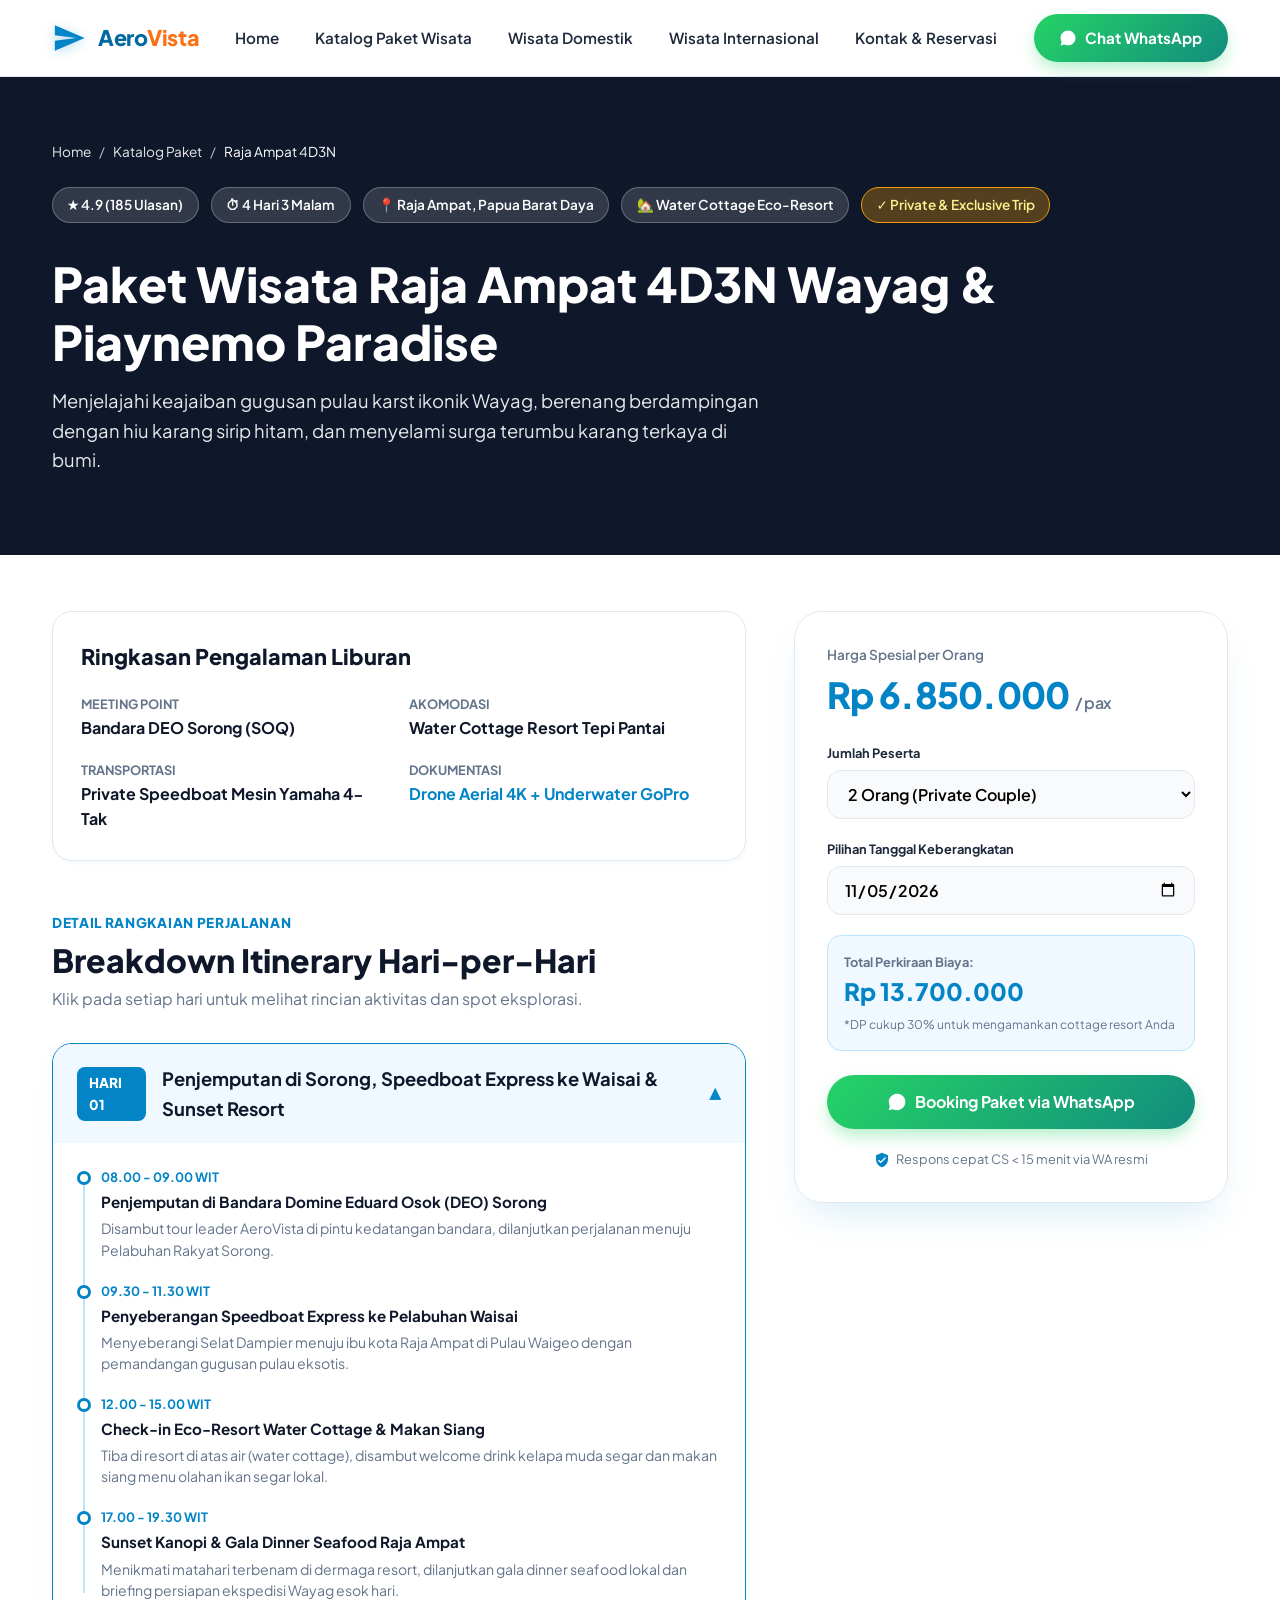
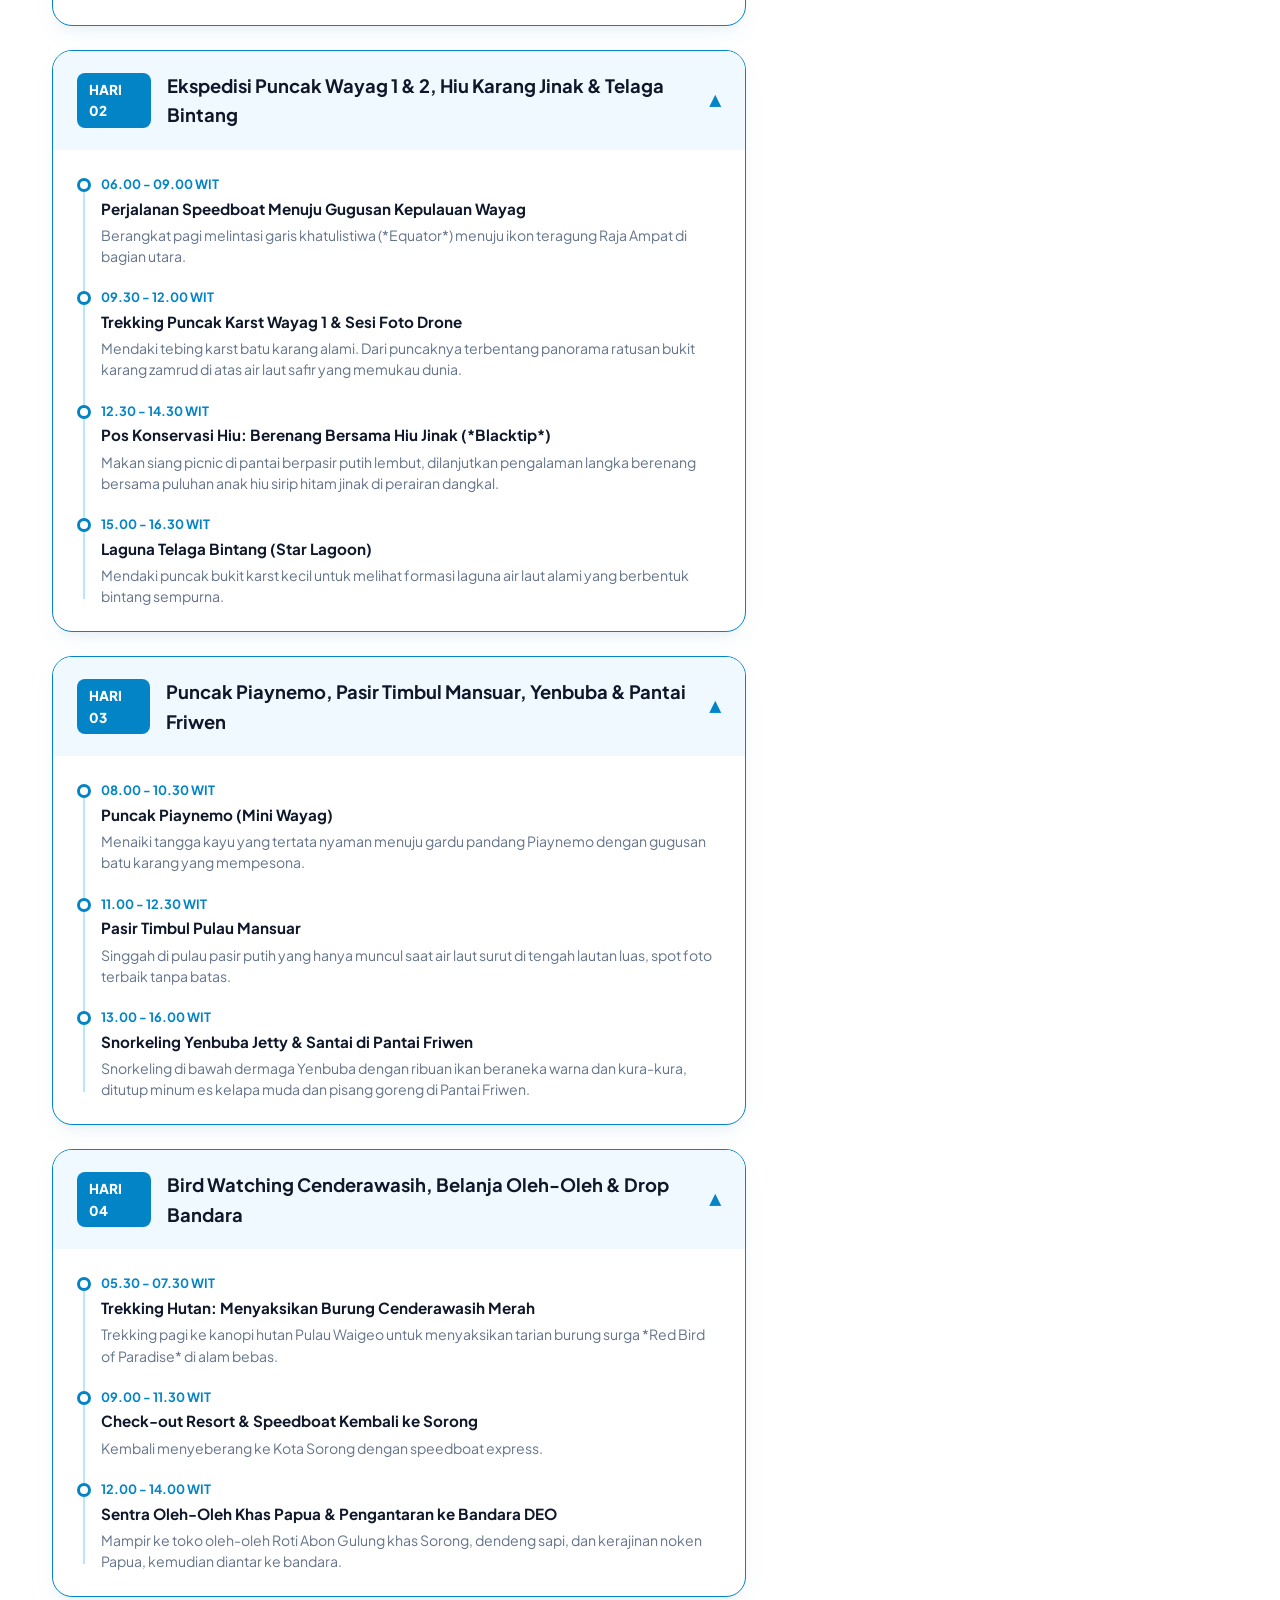
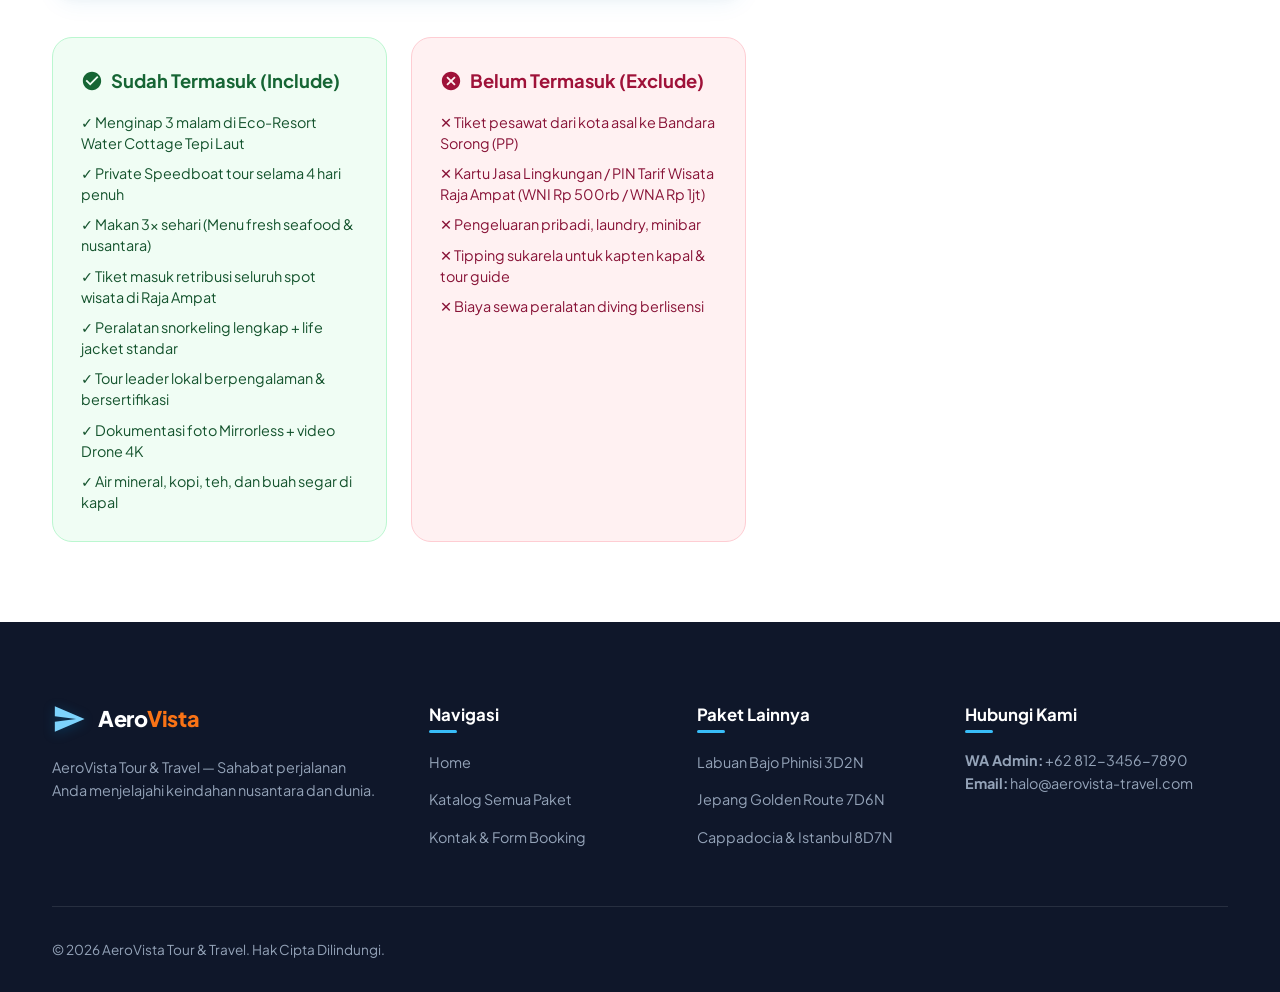
<file: itinerary-raja-ampat.html>
<!DOCTYPE html>
<html lang="id">
<head>
  <meta charset="UTF-8">
  <meta name="viewport" content="width=device-width, initial-scale=1.0">
  <title>Paket Wisata Raja Ampat 4D3N Wayag & Piaynemo Paradise | AeroVista Travel</title>
  <meta name="description" content="Itinerary lengkap paket wisata Raja Ampat 4 Hari 3 Malam: Puncak Wayag 1 & 2, Telaga Bintang, Piaynemo, Pasir Timbul Mansuar, dan snorkeling Manta Point. Eco-resort tepi laut & dokumentasi drone.">
  <meta name="keywords" content="paket wisata raja ampat 4d3n, trip wayag piaynemo, open trip raja ampat, tour raja ampat murah, biro travel raja ampat">
  
  <meta property="og:type" content="article">
  <meta property="og:title" content="Paket Wisata Raja Ampat 4D3N Wayag & Piaynemo — AeroVista Travel">
  <meta property="og:description" content="Eksplorasi mahakarya bahari dunia di Raja Ampat bersama AeroVista Tour & Travel. Puncak Wayag, hiu jinak, dan terumbu karang terbaik dunia.">
  <meta property="og:image" content="https://images.unsplash.com/photo-1518548419970-58e3b4079ab2?w=1200&auto=format&fit=crop&q=80">
  <meta name="theme-color" content="#0284c7">

  <link rel="icon" type="image/svg+xml" href="data:image/svg+xml,%3Csvg xmlns='http://www.w3.org/2000/svg' viewBox='0 0 24 24' fill='%230284c7'%3E%3Cpath d='M2.01 21L23 12 2.01 3 2 10l15 2-15 2z'/%3E%3C/svg%3E">
  <link rel="stylesheet" href="assets/css/style.css">

  <script type="application/ld+json">
  {
    "@context": "https://schema.org",
    "@type": "TouristTrip",
    "name": "Paket Wisata Raja Ampat 4D3N Wayag & Piaynemo Paradise",
    "description": "Eksplorasi gugusan karst dan surga bawah laut Raja Ampat selama 4 hari 3 malam.",
    "touristType": ["Beach", "Nature", "Luxury"],
    "itinerary": {
      "@type": "ItemList",
      "itemListElement": [
        {
          "@type": "ListItem",
          "position": 1,
          "name": "Hari 1: Penjemputan Sorong, Speedboat ke Waisai, Check-in Eco-Resort & Sunset"
        },
        {
          "@type": "ListItem",
          "position": 2,
          "name": "Hari 2: Ekspedisi Wayag 1 & 2, Berenang Bersama Hiu Jinak & Telaga Bintang"
        },
        {
          "@type": "ListItem",
          "position": 3,
          "name": "Hari 3: Puncak Piaynemo, Pasir Timbul Mansuar, Snorkeling Yenbuba & Pantai Friwen"
        },
        {
          "@type": "ListItem",
          "position": 4,
          "name": "Hari 4: Bird of Paradise Trekking, Kembali ke Sorong & Drop Bandara DEO"
        }
      ]
    },
    "offers": {
      "@type": "Offer",
      "price": "6850000",
      "priceCurrency": "IDR",
      "availability": "https://schema.org/InStock",
      "validFrom": "2026-01-01"
    }
  }
  </script>
</head>
<body>

  <!-- Site Header -->
  <header class="site-header">
    <div class="container nav-container">
      <a href="index.html" class="brand-logo" aria-label="AeroVista Tour & Travel">
        <svg viewBox="0 0 24 24" fill="currentColor"><path d="M2.01 21L23 12 2.01 3 2 10l15 2-15 2z"/></svg>
        <span>Aero<span class="highlight">Vista</span></span>
      </a>

      <nav aria-label="Menu Navigasi Utama">
        <ul class="nav-menu">
          <li class="nav-item"><a href="index.html">Home</a></li>
          <li class="nav-item"><a href="paket.html">Katalog Paket Wisata</a></li>
          <li class="nav-item"><a href="paket.html?cat=domestik">Wisata Domestik</a></li>
          <li class="nav-item"><a href="paket.html?cat=internasional">Wisata Internasional</a></li>
          <li class="nav-item"><a href="kontak.html">Kontak & Reservasi</a></li>
        </ul>
      </nav>

      <div class="header-actions">
        <a href="https://wa.me/6281234567890?text=Halo%20AeroVista,%20saya%20ingin%20tanya%20paket%20Raja%20Ampat%204D3N" target="_blank" rel="noopener noreferrer" class="btn btn-wa touch-target">
          <svg width="18" height="18" viewBox="0 0 24 24" fill="currentColor"><path d="M12.04 2c-5.46 0-9.91 4.45-9.91 9.91 0 1.75.46 3.45 1.32 4.95L2.05 22l5.25-1.38c1.45.79 3.08 1.21 4.74 1.21 5.46 0 9.91-4.45 9.91-9.91 0-2.65-1.03-5.14-2.9-7.01A9.816 9.816 0 0 0 12.04 2z"></path></svg>
          Chat WhatsApp
        </a>
        <button class="mobile-toggle" aria-label="Buka Menu Navigasi" aria-expanded="false">
          <svg width="24" height="24" viewBox="0 0 24 24" fill="none" stroke="currentColor" stroke-width="2">
            <line x1="3" y1="12" x2="21" y2="12"></line><line x1="3" y1="6" x2="21" y2="6"></line><line x1="3" y1="18" x2="21" y2="18"></line>
          </svg>
        </button>
      </div>
    </div>
  </header>

  <!-- Mobile Drawer -->
  <div class="mobile-drawer" role="dialog" aria-label="Menu Navigasi Mobile">
    <ul class="mobile-nav-list">
      <li><a href="index.html">Home</a></li>
      <li><a href="paket.html">Katalog Paket Wisata</a></li>
      <li><a href="paket.html?cat=domestik">Wisata Domestik</a></li>
      <li><a href="paket.html?cat=internasional">Wisata Internasional</a></li>
      <li><a href="kontak.html">Kontak & Form Booking</a></li>
    </ul>
  </div>

  <!-- Hero Banner Paket -->
  <section class="itinerary-hero" aria-label="Banner Paket Raja Ampat">
    <div class="itinerary-hero-bg" style="background-image: url('https://images.unsplash.com/photo-1518548419970-58e3b4079ab2?w=1600&auto=format&fit=crop&q=85');"></div>
    <div class="container itinerary-hero-content">
      
      <nav class="breadcrumb-nav" aria-label="Breadcrumb">
        <a href="index.html">Home</a>
        <span>/</span>
        <a href="paket.html">Katalog Paket</a>
        <span>/</span>
        <span style="color: #ffffff;">Raja Ampat 4D3N</span>
      </nav>

      <div class="itinerary-meta-badges">
        <span class="meta-pill">★ 4.9 (185 Ulasan)</span>
        <span class="meta-pill">⏱ 4 Hari 3 Malam</span>
        <span class="meta-pill">📍 Raja Ampat, Papua Barat Daya</span>
        <span class="meta-pill">🏡 Water Cottage Eco-Resort</span>
        <span class="meta-pill" style="background: rgba(245, 158, 11, 0.3); border-color: var(--accent-gold); color: #fef08a;">✓ Private & Exclusive Trip</span>
      </div>

      <h1 class="itinerary-title">
        Paket Wisata Raja Ampat 4D3N Wayag & Piaynemo Paradise
      </h1>
      <p style="font-size: 1.15rem; opacity: 0.9; max-width: 720px; line-height: 1.6;">
        Menjelajahi keajaiban gugusan pulau karst ikonik Wayag, berenang berdampingan dengan hiu karang sirip hitam, dan menyelami surga terumbu karang terkaya di bumi.
      </p>
    </div>
  </section>

  <!-- Main Itinerary Content -->
  <main class="container">
    <div class="itinerary-layout">
      
      <div>
        <!-- Snapshot Summary -->
        <div style="background: var(--surface); border: 1px solid var(--border); border-radius: var(--radius-lg); padding: 1.75rem; box-shadow: var(--shadow-sm); margin-bottom: 3rem;">
          <h2 style="font-size: 1.35rem; font-weight: 800; margin-bottom: 1.25rem; color: var(--dark);">
            Ringkasan Pengalaman Liburan
          </h2>
          <div style="display: grid; grid-template-columns: repeat(auto-fit, minmax(200px, 1fr)); gap: 1.25rem;">
            <div>
              <div style="font-size: 0.8rem; font-weight: 700; color: var(--muted); text-transform: uppercase;">Meeting Point</div>
              <div style="font-weight: 700; color: var(--dark);">Bandara DEO Sorong (SOQ)</div>
            </div>
            <div>
              <div style="font-size: 0.8rem; font-weight: 700; color: var(--muted); text-transform: uppercase;">Akomodasi</div>
              <div style="font-weight: 700; color: var(--dark);">Water Cottage Resort Tepi Pantai</div>
            </div>
            <div>
              <div style="font-size: 0.8rem; font-weight: 700; color: var(--muted); text-transform: uppercase;">Transportasi</div>
              <div style="font-weight: 700; color: var(--dark);">Private Speedboat Mesin Yamaha 4-Tak</div>
            </div>
            <div>
              <div style="font-size: 0.8rem; font-weight: 700; color: var(--muted); text-transform: uppercase;">Dokumentasi</div>
              <div style="font-weight: 700; color: var(--primary);">Drone Aerial 4K + Underwater GoPro</div>
            </div>
          </div>
        </div>

        <div style="margin-bottom: 2rem;">
          <span style="font-size: 0.85rem; font-weight: 800; color: var(--primary); text-transform: uppercase; letter-spacing: 0.05em;">Detail Rangkaian Perjalanan</span>
          <h2 style="font-size: 2rem; font-weight: 800; color: var(--dark);">Breakdown Itinerary Hari-per-Hari</h2>
          <p style="color: var(--muted); font-size: 1rem;">Klik pada setiap hari untuk melihat rincian aktivitas dan spot eksplorasi.</p>
        </div>

        <!-- Timeline Day Cards -->
        <div class="timeline-container">
          
          <!-- Day 1 -->
          <div class="day-card active">
            <div class="day-header">
              <div class="day-title-wrap">
                <span class="day-badge">HARI 01</span>
                <h3 class="day-title">Penjemputan di Sorong, Speedboat Express ke Waisai & Sunset Resort</h3>
              </div>
              <span class="day-toggle-icon">▼</span>
            </div>
            <div class="day-body">
              <ul class="day-schedule-list">
                <li class="schedule-item">
                  <span class="schedule-dot"></span>
                  <div class="schedule-time">08.00 - 09.00 WIT</div>
                  <div class="schedule-headline">Penjemputan di Bandara Domine Eduard Osok (DEO) Sorong</div>
                  <p class="schedule-desc">Disambut tour leader AeroVista di pintu kedatangan bandara, dilanjutkan perjalanan menuju Pelabuhan Rakyat Sorong.</p>
                </li>
                <li class="schedule-item">
                  <span class="schedule-dot"></span>
                  <div class="schedule-time">09.30 - 11.30 WIT</div>
                  <div class="schedule-headline">Penyeberangan Speedboat Express ke Pelabuhan Waisai</div>
                  <p class="schedule-desc">Menyeberangi Selat Dampier menuju ibu kota Raja Ampat di Pulau Waigeo dengan pemandangan gugusan pulau eksotis.</p>
                </li>
                <li class="schedule-item">
                  <span class="schedule-dot"></span>
                  <div class="schedule-time">12.00 - 15.00 WIT</div>
                  <div class="schedule-headline">Check-in Eco-Resort Water Cottage & Makan Siang</div>
                  <p class="schedule-desc">Tiba di resort di atas air (water cottage), disambut welcome drink kelapa muda segar dan makan siang menu olahan ikan segar lokal.</p>
                </li>
                <li class="schedule-item">
                  <span class="schedule-dot"></span>
                  <div class="schedule-time">17.00 - 19.30 WIT</div>
                  <div class="schedule-headline">Sunset Kanopi & Gala Dinner Seafood Raja Ampat</div>
                  <p class="schedule-desc">Menikmati matahari terbenam di dermaga resort, dilanjutkan gala dinner seafood lokal dan briefing persiapan ekspedisi Wayag esok hari.</p>
                </li>
              </ul>
            </div>
          </div>

          <!-- Day 2 -->
          <div class="day-card active">
            <div class="day-header">
              <div class="day-title-wrap">
                <span class="day-badge">HARI 02</span>
                <h3 class="day-title">Ekspedisi Puncak Wayag 1 & 2, Hiu Karang Jinak & Telaga Bintang</h3>
              </div>
              <span class="day-toggle-icon">▼</span>
            </div>
            <div class="day-body">
              <ul class="day-schedule-list">
                <li class="schedule-item">
                  <span class="schedule-dot"></span>
                  <div class="schedule-time">06.00 - 09.00 WIT</div>
                  <div class="schedule-headline">Perjalanan Speedboat Menuju Gugusan Kepulauan Wayag</div>
                  <p class="schedule-desc">Berangkat pagi melintasi garis khatulistiwa (*Equator*) menuju ikon teragung Raja Ampat di bagian utara.</p>
                </li>
                <li class="schedule-item">
                  <span class="schedule-dot"></span>
                  <div class="schedule-time">09.30 - 12.00 WIT</div>
                  <div class="schedule-headline">Trekking Puncak Karst Wayag 1 & Sesi Foto Drone</div>
                  <p class="schedule-desc">Mendaki tebing karst batu karang alami. Dari puncaknya terbentang panorama ratusan bukit karang zamrud di atas air laut safir yang memukau dunia.</p>
                </li>
                <li class="schedule-item">
                  <span class="schedule-dot"></span>
                  <div class="schedule-time">12.30 - 14.30 WIT</div>
                  <div class="schedule-headline">Pos Konservasi Hiu: Berenang Bersama Hiu Jinak (*Blacktip*)</div>
                  <p class="schedule-desc">Makan siang picnic di pantai berpasir putih lembut, dilanjutkan pengalaman langka berenang bersama puluhan anak hiu sirip hitam jinak di perairan dangkal.</p>
                </li>
                <li class="schedule-item">
                  <span class="schedule-dot"></span>
                  <div class="schedule-time">15.00 - 16.30 WIT</div>
                  <div class="schedule-headline">Laguna Telaga Bintang (Star Lagoon)</div>
                  <p class="schedule-desc">Mendaki puncak bukit karst kecil untuk melihat formasi laguna air laut alami yang berbentuk bintang sempurna.</p>
                </li>
              </ul>
            </div>
          </div>

          <!-- Day 3 -->
          <div class="day-card active">
            <div class="day-header">
              <div class="day-title-wrap">
                <span class="day-badge">HARI 03</span>
                <h3 class="day-title">Puncak Piaynemo, Pasir Timbul Mansuar, Yenbuba & Pantai Friwen</h3>
              </div>
              <span class="day-toggle-icon">▼</span>
            </div>
            <div class="day-body">
              <ul class="day-schedule-list">
                <li class="schedule-item">
                  <span class="schedule-dot"></span>
                  <div class="schedule-time">08.00 - 10.30 WIT</div>
                  <div class="schedule-headline">Puncak Piaynemo (Mini Wayag)</div>
                  <p class="schedule-desc">Menaiki tangga kayu yang tertata nyaman menuju gardu pandang Piaynemo dengan gugusan batu karang yang mempesona.</p>
                </li>
                <li class="schedule-item">
                  <span class="schedule-dot"></span>
                  <div class="schedule-time">11.00 - 12.30 WIT</div>
                  <div class="schedule-headline">Pasir Timbul Pulau Mansuar</div>
                  <p class="schedule-desc">Singgah di pulau pasir putih yang hanya muncul saat air laut surut di tengah lautan luas, spot foto terbaik tanpa batas.</p>
                </li>
                <li class="schedule-item">
                  <span class="schedule-dot"></span>
                  <div class="schedule-time">13.00 - 16.00 WIT</div>
                  <div class="schedule-headline">Snorkeling Yenbuba Jetty & Santai di Pantai Friwen</div>
                  <p class="schedule-desc">Snorkeling di bawah dermaga Yenbuba dengan ribuan ikan beraneka warna dan kura-kura, ditutup minum es kelapa muda dan pisang goreng di Pantai Friwen.</p>
                </li>
              </ul>
            </div>
          </div>

          <!-- Day 4 -->
          <div class="day-card active">
            <div class="day-header">
              <div class="day-title-wrap">
                <span class="day-badge">HARI 04</span>
                <h3 class="day-title">Bird Watching Cenderawasih, Belanja Oleh-Oleh & Drop Bandara</h3>
              </div>
              <span class="day-toggle-icon">▼</span>
            </div>
            <div class="day-body">
              <ul class="day-schedule-list">
                <li class="schedule-item">
                  <span class="schedule-dot"></span>
                  <div class="schedule-time">05.30 - 07.30 WIT</div>
                  <div class="schedule-headline">Trekking Hutan: Menyaksikan Burung Cenderawasih Merah</div>
                  <p class="schedule-desc">Trekking pagi ke kanopi hutan Pulau Waigeo untuk menyaksikan tarian burung surga *Red Bird of Paradise* di alam bebas.</p>
                </li>
                <li class="schedule-item">
                  <span class="schedule-dot"></span>
                  <div class="schedule-time">09.00 - 11.30 WIT</div>
                  <div class="schedule-headline">Check-out Resort & Speedboat Kembali ke Sorong</div>
                  <p class="schedule-desc">Kembali menyeberang ke Kota Sorong dengan speedboat express.</p>
                </li>
                <li class="schedule-item">
                  <span class="schedule-dot"></span>
                  <div class="schedule-time">12.00 - 14.00 WIT</div>
                  <div class="schedule-headline">Sentra Oleh-Oleh Khas Papua & Pengantaran ke Bandara DEO</div>
                  <p class="schedule-desc">Mampir ke toko oleh-oleh Roti Abon Gulung khas Sorong, dendeng sapi, dan kerajinan noken Papua, kemudian diantar ke bandara.</p>
                </li>
              </ul>
            </div>
          </div>

        </div>

        <!-- Facilities -->
        <div class="facility-grid">
          <div class="facility-card include">
            <h3 class="facility-title">
              <svg width="22" height="22" viewBox="0 0 24 24" fill="currentColor"><path d="M12 2C6.48 2 2 6.48 2 12s4.48 10 10 10 10-4.48 10-10S17.52 2 12 2zm-2 15l-5-5 1.41-1.41L10 14.17l7.59-7.59L19 8l-9 9z"/></svg>
              Sudah Termasuk (Include)
            </h3>
            <ul class="facility-list">
              <li>✓ Menginap 3 malam di Eco-Resort Water Cottage Tepi Laut</li>
              <li>✓ Private Speedboat tour selama 4 hari penuh</li>
              <li>✓ Makan 3x sehari (Menu fresh seafood & nusantara)</li>
              <li>✓ Tiket masuk retribusi seluruh spot wisata di Raja Ampat</li>
              <li>✓ Peralatan snorkeling lengkap + life jacket standar</li>
              <li>✓ Tour leader lokal berpengalaman & bersertifikasi</li>
              <li>✓ Dokumentasi foto Mirrorless + video Drone 4K</li>
              <li>✓ Air mineral, kopi, teh, dan buah segar di kapal</li>
            </ul>
          </div>

          <div class="facility-card exclude">
            <h3 class="facility-title">
              <svg width="22" height="22" viewBox="0 0 24 24" fill="currentColor"><path d="M12 2C6.47 2 2 6.47 2 12s4.47 10 10 10 10-4.47 10-10S17.53 2 12 2zm5 13.59L15.59 17 12 13.41 8.41 17 7 15.59 10.59 12 7 8.41 8.41 7 12 10.59 15.59 7 17 8.41 13.41 12 17 15.59z"/></svg>
              Belum Termasuk (Exclude)
            </h3>
            <ul class="facility-list">
              <li>✕ Tiket pesawat dari kota asal ke Bandara Sorong (PP)</li>
              <li>✕ Kartu Jasa Lingkungan / PIN Tarif Wisata Raja Ampat (WNI Rp 500rb / WNA Rp 1jt)</li>
              <li>✕ Pengeluaran pribadi, laundry, minibar</li>
              <li>✕ Tipping sukarela untuk kapten kapal & tour guide</li>
              <li>✕ Biaya sewa peralatan diving berlisensi</li>
            </ul>
          </div>
        </div>

      </div>

      <!-- Right Column: Sticky Booking Widget -->
      <aside>
        <div class="sticky-book-widget">
          <div class="widget-price-label">Harga Spesial per Orang</div>
          <div id="basePriceValue" data-price="6850000" class="widget-price-value">
            Rp 6.850.000 <span>/ pax</span>
          </div>

          <form id="itineraryCalcForm" onsubmit="return false;">
            <div class="widget-form-group">
              <label class="widget-label" for="bookingPax">Jumlah Peserta</label>
              <select id="bookingPax" class="widget-select">
                <option value="1">1 Orang</option>
                <option value="2" selected>2 Orang (Private Couple)</option>
                <option value="4">4 Orang (Private Family)</option>
                <option value="6">6 Orang (Grup Sahabat)</option>
                <option value="10">10 Orang (Grup Instansi)</option>
              </select>
            </div>

            <div class="widget-form-group">
              <label class="widget-label" for="bookingDate">Pilihan Tanggal Keberangkatan</label>
              <input type="date" id="bookingDate" class="widget-input" value="2026-11-05">
            </div>

            <div style="background: var(--primary-50); border: 1px solid var(--primary-200); border-radius: var(--radius-md); padding: 1rem; margin-bottom: 1.5rem;">
              <div style="font-size: 0.8rem; color: var(--muted); font-weight: 700;">Total Perkiraan Biaya:</div>
              <div id="calculatedTotalPrice" style="font-size: 1.5rem; font-weight: 800; color: var(--primary);">
                Rp 13.700.000
              </div>
              <div style="font-size: 0.75rem; color: var(--muted); margin-top: 0.25rem;">
                *DP cukup 30% untuk mengamankan cottage resort Anda
              </div>
            </div>

            <a id="itineraryWaBtn" href="#" target="_blank" rel="noopener noreferrer" class="btn btn-wa" style="width: 100%; justify-content: center; font-size: 1rem; padding: 0.9rem 1rem;">
              <svg width="20" height="20" viewBox="0 0 24 24" fill="currentColor"><path d="M12.04 2c-5.46 0-9.91 4.45-9.91 9.91 0 1.75.46 3.45 1.32 4.95L2.05 22l5.25-1.38c1.45.79 3.08 1.21 4.74 1.21 5.46 0 9.91-4.45 9.91-9.91 0-2.65-1.03-5.14-2.9-7.01A9.816 9.816 0 0 0 12.04 2z"></path></svg>
              Booking Paket via WhatsApp
            </a>

            <div class="widget-security-note">
              <svg width="16" height="16" viewBox="0 0 24 24" fill="currentColor" style="color: var(--primary);"><path d="M12 1L3 5v6c0 5.55 3.84 10.74 9 12 5.16-1.26 9-6.45 9-12V5l-9-4zm-2 16l-4-4 1.41-1.41L10 14.17l6.59-6.59L18 9l-8 8z"/></svg>
              Respons cepat CS &lt; 15 menit via WA resmi
            </div>
          </form>
        </div>
      </aside>

    </div>
  </main>

  <!-- Footer -->
  <footer class="site-footer">
    <div class="container">
      <div class="footer-grid">
        <div>
          <a href="index.html" class="brand-logo" style="color: var(--surface); margin-bottom: 1.25rem;">
            <svg viewBox="0 0 24 24" fill="currentColor" style="color: var(--primary-300);"><path d="M2.01 21L23 12 2.01 3 2 10l15 2-15 2z"/></svg>
            <span>Aero<span style="color: var(--accent-orange);">Vista</span></span>
          </a>
          <p style="color: var(--muted-light); font-size: 0.9rem; line-height: 1.6;">
            AeroVista Tour & Travel — Sahabat perjalanan Anda menjelajahi keindahan nusantara dan dunia.
          </p>
        </div>
        <div>
          <h4 class="footer-col-title">Navigasi</h4>
          <ul class="footer-links">
            <li><a href="index.html">Home</a></li>
            <li><a href="paket.html">Katalog Semua Paket</a></li>
            <li><a href="kontak.html">Kontak & Form Booking</a></li>
          </ul>
        </div>
        <div>
          <h4 class="footer-col-title">Paket Lainnya</h4>
          <ul class="footer-links">
            <li><a href="itinerary-labuan-bajo.html">Labuan Bajo Phinisi 3D2N</a></li>
            <li><a href="itinerary-jepang-sakura.html">Jepang Golden Route 7D6N</a></li>
            <li><a href="itinerary-turki-balon.html">Cappadocia & Istanbul 8D7N</a></li>
          </ul>
        </div>
        <div>
          <h4 class="footer-col-title">Hubungi Kami</h4>
          <p style="color: var(--muted-light); font-size: 0.9rem;"><strong>WA Admin:</strong> +62 812-3456-7890</p>
          <p style="color: var(--muted-light); font-size: 0.9rem;"><strong>Email:</strong> halo@aerovista-travel.com</p>
        </div>
      </div>
      <div class="footer-bottom">
        <div>© 2026 AeroVista Tour & Travel. Hak Cipta Dilindungi.</div>
      </div>
    </div>
  </footer>

  <script src="assets/js/main.js"></script>
</body>
</html>
</file>
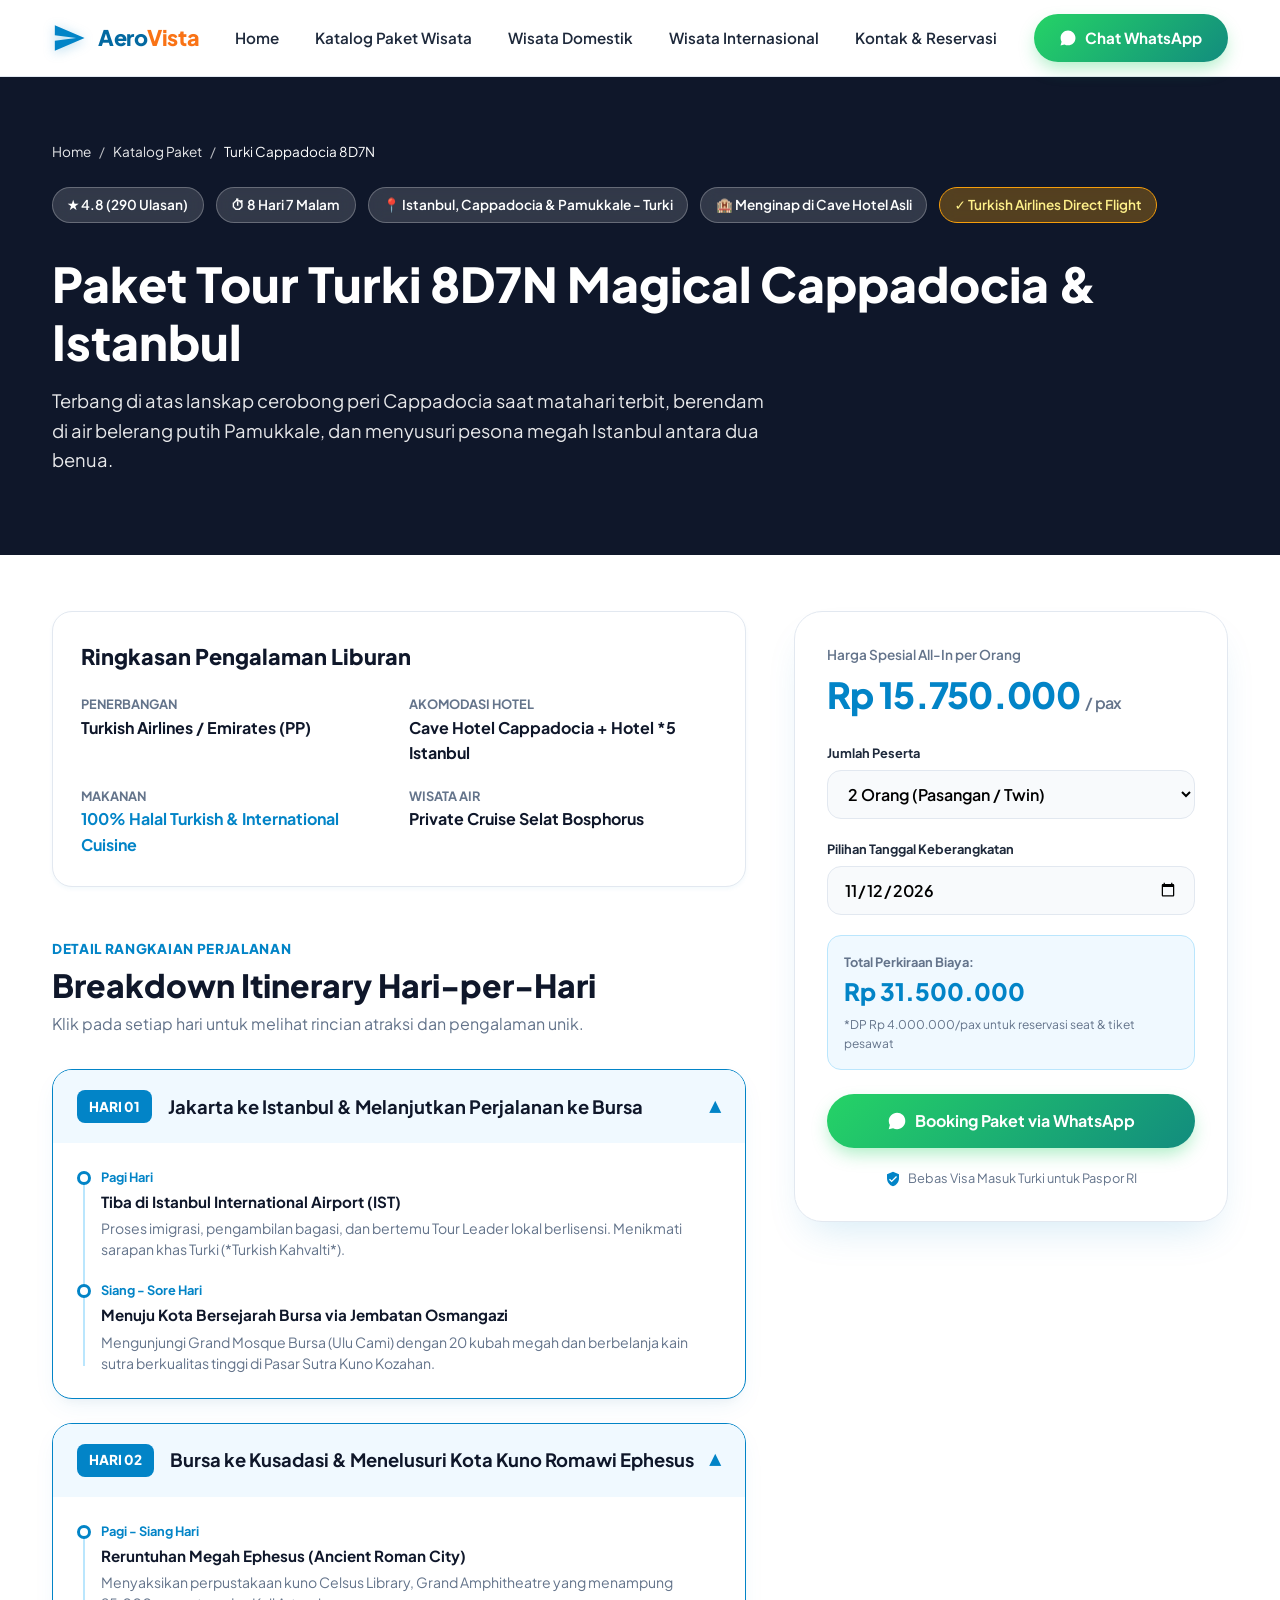
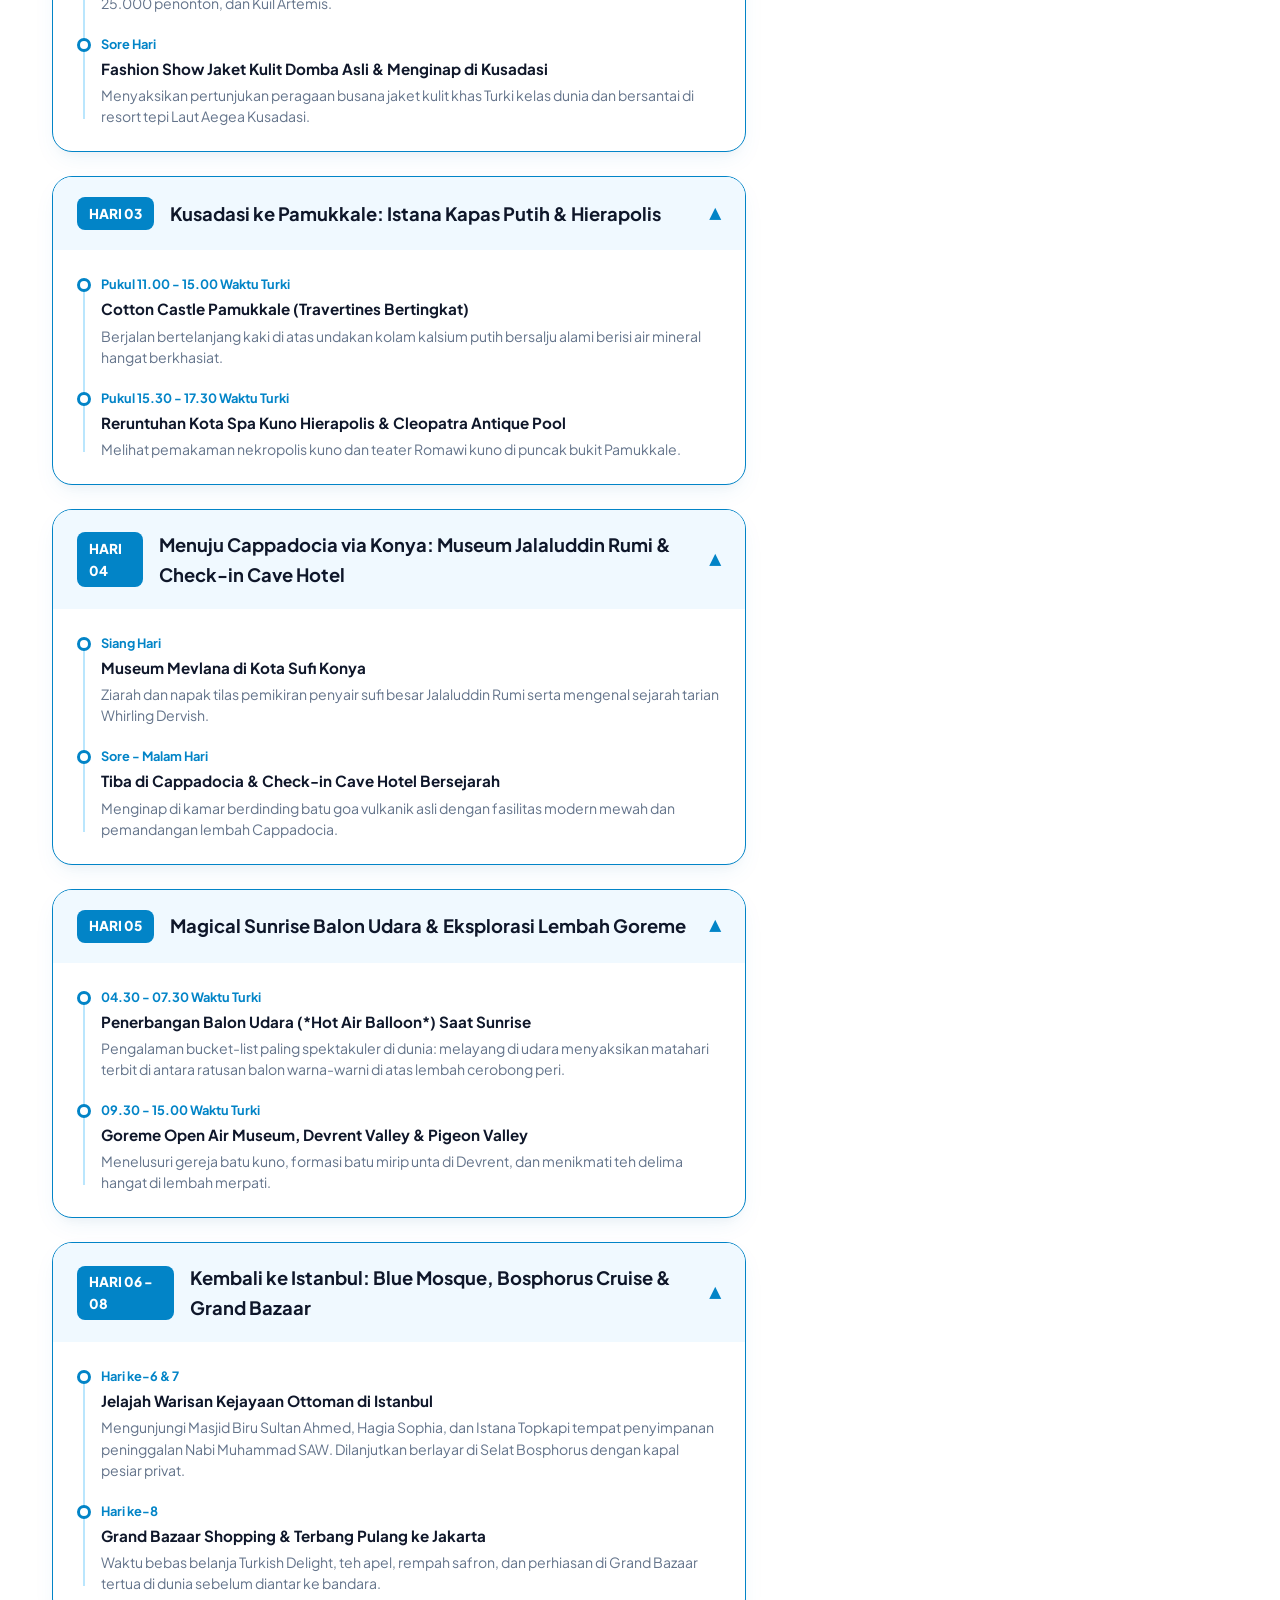
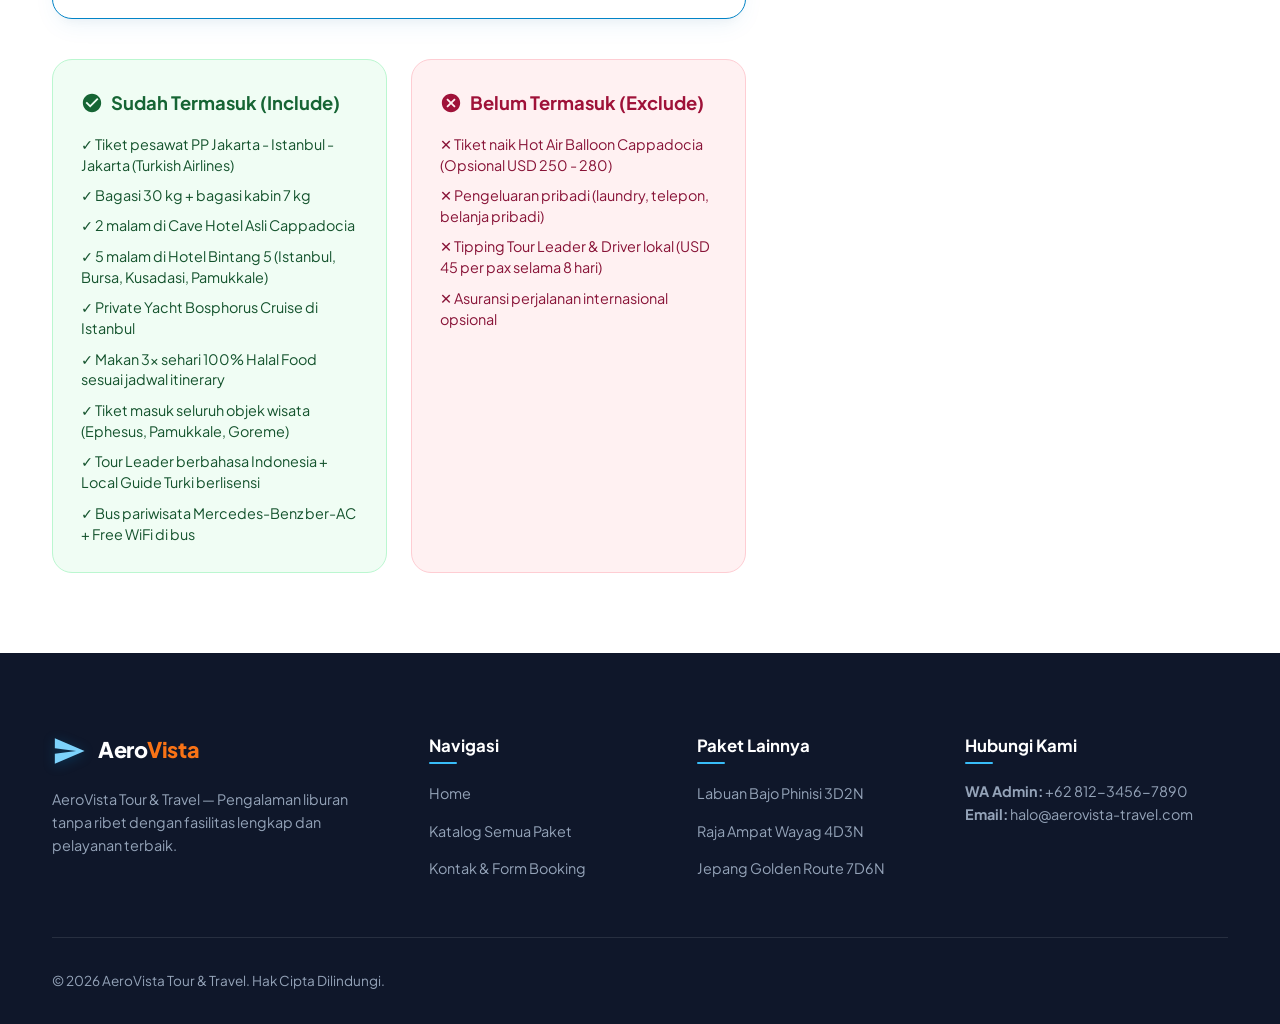
<file: itinerary-turki-balon.html>
<!DOCTYPE html>
<html lang="id">
<head>
  <meta charset="UTF-8">
  <meta name="viewport" content="width=device-width, initial-scale=1.0">
  <title>Paket Tour Turki 8D7N Magical Cappadocia & Istanbul | AeroVista Travel</title>
  <meta name="description" content="Itinerary lengkap tour Turki 8 Hari 7 Malam: Balon udara Cappadocia, menginap di Cave Hotel, Pamukkale, Hagia Sophia, Blue Mosque dan Bosphorus Cruise Istanbul. Tiket pesawat PP Turkish Airlines.">
  <meta name="keywords" content="paket tour turki 8d7n, tour cappadocia balon udara, tour turki murah 2026, travel agent turki jakarta, liburan turki tanpa ribet">
  
  <meta property="og:type" content="article">
  <meta property="og:title" content="Tour Turki 8D7N Magical Cappadocia & Istanbul — AeroVista Travel">
  <meta property="og:description" content="Terbang di atas lembah dongeng Cappadocia dan jelajahi kejayaan peradaban Istanbul bersama biro travel resmi terpercaya.">
  <meta property="og:image" content="https://images.unsplash.com/photo-1527838832700-5059252407fa?w=1200&auto=format&fit=crop&q=80">
  <meta name="theme-color" content="#0284c7">

  <link rel="icon" type="image/svg+xml" href="data:image/svg+xml,%3Csvg xmlns='http://www.w3.org/2000/svg' viewBox='0 0 24 24' fill='%230284c7'%3E%3Cpath d='M2.01 21L23 12 2.01 3 2 10l15 2-15 2z'/%3E%3C/svg%3E">
  <link rel="stylesheet" href="assets/css/style.css">

  <script type="application/ld+json">
  {
    "@context": "https://schema.org",
    "@type": "TouristTrip",
    "name": "Paket Tour Turki 8D7N Magical Cappadocia & Istanbul",
    "description": "Jelajahi perpaduan magis dua benua di Turki: Cappadocia Cave Hotel, Pamukkale, dan kemegahan Istanbul.",
    "touristType": ["Historical", "Cultural", "Scenic"],
    "itinerary": {
      "@type": "ItemList",
      "itemListElement": [
        { "@type": "ListItem", "position": 1, "name": "Hari 1: Jakarta ke Istanbul & Menuju Kota Bersejarah Bursa" },
        { "@type": "ListItem", "position": 2, "name": "Hari 2: Bursa ke Kusadasi & Reruntuhan Kuno Ephesus" },
        { "@type": "ListItem", "position": 3, "name": "Hari 3: Kusadasi ke Pamukkale Cotton Castle & Hierapolis" },
        { "@type": "ListItem", "position": 4, "name": "Hari 4: Menuju Cappadocia via Konya, Check-in Cave Hotel" },
        { "@type": "ListItem", "position": 5, "name": "Hari 5: Sunrise Balon Udara Cappadocia & Lembah Dongeng Goreme" },
        { "@type": "ListItem", "position": 6, "name": "Hari 6: Cappadocia ke Istanbul via Danau Garam (Tuz Golu)" },
        { "@type": "ListItem", "position": 7, "name": "Hari 7: Blue Mosque, Hagia Sophia & Private Bosphorus Cruise" },
        { "@type": "ListItem", "position": 8, "name": "Hari 8: Belanja di Grand Bazaar & Penerbangan Pulang ke Jakarta" }
      ]
    },
    "offers": {
      "@type": "Offer",
      "price": "15750000",
      "priceCurrency": "IDR",
      "availability": "https://schema.org/InStock",
      "validFrom": "2026-01-01"
    }
  }
  </script>
</head>
<body>

  <!-- Site Header -->
  <header class="site-header">
    <div class="container nav-container">
      <a href="index.html" class="brand-logo" aria-label="AeroVista Tour & Travel">
        <svg viewBox="0 0 24 24" fill="currentColor"><path d="M2.01 21L23 12 2.01 3 2 10l15 2-15 2z"/></svg>
        <span>Aero<span class="highlight">Vista</span></span>
      </a>

      <nav aria-label="Menu Navigasi Utama">
        <ul class="nav-menu">
          <li class="nav-item"><a href="index.html">Home</a></li>
          <li class="nav-item"><a href="paket.html">Katalog Paket Wisata</a></li>
          <li class="nav-item"><a href="paket.html?cat=domestik">Wisata Domestik</a></li>
          <li class="nav-item"><a href="paket.html?cat=internasional">Wisata Internasional</a></li>
          <li class="nav-item"><a href="kontak.html">Kontak & Reservasi</a></li>
        </ul>
      </nav>

      <div class="header-actions">
        <a href="https://wa.me/6281234567890?text=Halo%20AeroVista,%20saya%20ingin%20tanya%20paket%20Turki%208D7N" target="_blank" rel="noopener noreferrer" class="btn btn-wa touch-target">
          <svg width="18" height="18" viewBox="0 0 24 24" fill="currentColor"><path d="M12.04 2c-5.46 0-9.91 4.45-9.91 9.91 0 1.75.46 3.45 1.32 4.95L2.05 22l5.25-1.38c1.45.79 3.08 1.21 4.74 1.21 5.46 0 9.91-4.45 9.91-9.91 0-2.65-1.03-5.14-2.9-7.01A9.816 9.816 0 0 0 12.04 2z"></path></svg>
          Chat WhatsApp
        </a>
        <button class="mobile-toggle" aria-label="Buka Menu Navigasi" aria-expanded="false">
          <svg width="24" height="24" viewBox="0 0 24 24" fill="none" stroke="currentColor" stroke-width="2">
            <line x1="3" y1="12" x2="21" y2="12"></line><line x1="3" y1="6" x2="21" y2="6"></line><line x1="3" y1="18" x2="21" y2="18"></line>
          </svg>
        </button>
      </div>
    </div>
  </header>

  <!-- Mobile Drawer -->
  <div class="mobile-drawer" role="dialog" aria-label="Menu Navigasi Mobile">
    <ul class="mobile-nav-list">
      <li><a href="index.html">Home</a></li>
      <li><a href="paket.html">Katalog Paket Wisata</a></li>
      <li><a href="paket.html?cat=domestik">Wisata Domestik</a></li>
      <li><a href="paket.html?cat=internasional">Wisata Internasional</a></li>
      <li><a href="kontak.html">Kontak & Form Booking</a></li>
    </ul>
  </div>

  <!-- Hero Banner Paket -->
  <section class="itinerary-hero" aria-label="Banner Paket Turki">
    <div class="itinerary-hero-bg" style="background-image: url('https://images.unsplash.com/photo-1527838832700-5059252407fa?w=1600&auto=format&fit=crop&q=85');"></div>
    <div class="container itinerary-hero-content">
      
      <nav class="breadcrumb-nav" aria-label="Breadcrumb">
        <a href="index.html">Home</a>
        <span>/</span>
        <a href="paket.html">Katalog Paket</a>
        <span>/</span>
        <span style="color: #ffffff;">Turki Cappadocia 8D7N</span>
      </nav>

      <div class="itinerary-meta-badges">
        <span class="meta-pill">★ 4.8 (290 Ulasan)</span>
        <span class="meta-pill">⏱ 8 Hari 7 Malam</span>
        <span class="meta-pill">📍 Istanbul, Cappadocia & Pamukkale - Turki</span>
        <span class="meta-pill">🏨 Menginap di Cave Hotel Asli</span>
        <span class="meta-pill" style="background: rgba(245, 158, 11, 0.3); border-color: var(--accent-gold); color: #fef08a;">✓ Turkish Airlines Direct Flight</span>
      </div>

      <h1 class="itinerary-title">
        Paket Tour Turki 8D7N Magical Cappadocia & Istanbul
      </h1>
      <p style="font-size: 1.15rem; opacity: 0.9; max-width: 720px; line-height: 1.6;">
        Terbang di atas lanskap cerobong peri Cappadocia saat matahari terbit, berendam di air belerang putih Pamukkale, dan menyusuri pesona megah Istanbul antara dua benua.
      </p>
    </div>
  </section>

  <!-- Main Itinerary Content -->
  <main class="container">
    <div class="itinerary-layout">
      
      <div>
        <!-- Snapshot Summary -->
        <div style="background: var(--surface); border: 1px solid var(--border); border-radius: var(--radius-lg); padding: 1.75rem; box-shadow: var(--shadow-sm); margin-bottom: 3rem;">
          <h2 style="font-size: 1.35rem; font-weight: 800; margin-bottom: 1.25rem; color: var(--dark);">
            Ringkasan Pengalaman Liburan
          </h2>
          <div style="display: grid; grid-template-columns: repeat(auto-fit, minmax(200px, 1fr)); gap: 1.25rem;">
            <div>
              <div style="font-size: 0.8rem; font-weight: 700; color: var(--muted); text-transform: uppercase;">Penerbangan</div>
              <div style="font-weight: 700; color: var(--dark);">Turkish Airlines / Emirates (PP)</div>
            </div>
            <div>
              <div style="font-size: 0.8rem; font-weight: 700; color: var(--muted); text-transform: uppercase;">Akomodasi Hotel</div>
              <div style="font-weight: 700; color: var(--dark);">Cave Hotel Cappadocia + Hotel *5 Istanbul</div>
            </div>
            <div>
              <div style="font-size: 0.8rem; font-weight: 700; color: var(--muted); text-transform: uppercase;">Makanan</div>
              <div style="font-weight: 700; color: var(--primary);">100% Halal Turkish & International Cuisine</div>
            </div>
            <div>
              <div style="font-size: 0.8rem; font-weight: 700; color: var(--muted); text-transform: uppercase;">Wisata Air</div>
              <div style="font-weight: 700; color: var(--dark);">Private Cruise Selat Bosphorus</div>
            </div>
          </div>
        </div>

        <div style="margin-bottom: 2rem;">
          <span style="font-size: 0.85rem; font-weight: 800; color: var(--primary); text-transform: uppercase; letter-spacing: 0.05em;">Detail Rangkaian Perjalanan</span>
          <h2 style="font-size: 2rem; font-weight: 800; color: var(--dark);">Breakdown Itinerary Hari-per-Hari</h2>
          <p style="color: var(--muted); font-size: 1rem;">Klik pada setiap hari untuk melihat rincian atraksi dan pengalaman unik.</p>
        </div>

        <!-- Timeline Day Cards -->
        <div class="timeline-container">
          
          <!-- Day 1 -->
          <div class="day-card active">
            <div class="day-header">
              <div class="day-title-wrap">
                <span class="day-badge">HARI 01</span>
                <h3 class="day-title">Jakarta ke Istanbul & Melanjutkan Perjalanan ke Bursa</h3>
              </div>
              <span class="day-toggle-icon">▼</span>
            </div>
            <div class="day-body">
              <ul class="day-schedule-list">
                <li class="schedule-item">
                  <span class="schedule-dot"></span>
                  <div class="schedule-time">Pagi Hari</div>
                  <div class="schedule-headline">Tiba di Istanbul International Airport (IST)</div>
                  <p class="schedule-desc">Proses imigrasi, pengambilan bagasi, dan bertemu Tour Leader lokal berlisensi. Menikmati sarapan khas Turki (*Turkish Kahvalti*).</p>
                </li>
                <li class="schedule-item">
                  <span class="schedule-dot"></span>
                  <div class="schedule-time">Siang - Sore Hari</div>
                  <div class="schedule-headline">Menuju Kota Bersejarah Bursa via Jembatan Osmangazi</div>
                  <p class="schedule-desc">Mengunjungi Grand Mosque Bursa (Ulu Cami) dengan 20 kubah megah dan berbelanja kain sutra berkualitas tinggi di Pasar Sutra Kuno Kozahan.</p>
                </li>
              </ul>
            </div>
          </div>

          <!-- Day 2 -->
          <div class="day-card active">
            <div class="day-header">
              <div class="day-title-wrap">
                <span class="day-badge">HARI 02</span>
                <h3 class="day-title">Bursa ke Kusadasi & Menelusuri Kota Kuno Romawi Ephesus</h3>
              </div>
              <span class="day-toggle-icon">▼</span>
            </div>
            <div class="day-body">
              <ul class="day-schedule-list">
                <li class="schedule-item">
                  <span class="schedule-dot"></span>
                  <div class="schedule-time">Pagi - Siang Hari</div>
                  <div class="schedule-headline">Reruntuhan Megah Ephesus (Ancient Roman City)</div>
                  <p class="schedule-desc">Menyaksikan perpustakaan kuno Celsus Library, Grand Amphitheatre yang menampung 25.000 penonton, dan Kuil Artemis.</p>
                </li>
                <li class="schedule-item">
                  <span class="schedule-dot"></span>
                  <div class="schedule-time">Sore Hari</div>
                  <div class="schedule-headline">Fashion Show Jaket Kulit Domba Asli & Menginap di Kusadasi</div>
                  <p class="schedule-desc">Menyaksikan pertunjukan peragaan busana jaket kulit khas Turki kelas dunia dan bersantai di resort tepi Laut Aegea Kusadasi.</p>
                </li>
              </ul>
            </div>
          </div>

          <!-- Day 3 -->
          <div class="day-card active">
            <div class="day-header">
              <div class="day-title-wrap">
                <span class="day-badge">HARI 03</span>
                <h3 class="day-title">Kusadasi ke Pamukkale: Istana Kapas Putih & Hierapolis</h3>
              </div>
              <span class="day-toggle-icon">▼</span>
            </div>
            <div class="day-body">
              <ul class="day-schedule-list">
                <li class="schedule-item">
                  <span class="schedule-dot"></span>
                  <div class="schedule-time">Pukul 11.00 - 15.00 Waktu Turki</div>
                  <div class="schedule-headline">Cotton Castle Pamukkale (Travertines Bertingkat)</div>
                  <p class="schedule-desc">Berjalan bertelanjang kaki di atas undakan kolam kalsium putih bersalju alami berisi air mineral hangat berkhasiat.</p>
                </li>
                <li class="schedule-item">
                  <span class="schedule-dot"></span>
                  <div class="schedule-time">Pukul 15.30 - 17.30 Waktu Turki</div>
                  <div class="schedule-headline">Reruntuhan Kota Spa Kuno Hierapolis & Cleopatra Antique Pool</div>
                  <p class="schedule-desc">Melihat pemakaman nekropolis kuno dan teater Romawi kuno di puncak bukit Pamukkale.</p>
                </li>
              </ul>
            </div>
          </div>

          <!-- Day 4 -->
          <div class="day-card active">
            <div class="day-header">
              <div class="day-title-wrap">
                <span class="day-badge">HARI 04</span>
                <h3 class="day-title">Menuju Cappadocia via Konya: Museum Jalaluddin Rumi & Check-in Cave Hotel</h3>
              </div>
              <span class="day-toggle-icon">▼</span>
            </div>
            <div class="day-body">
              <ul class="day-schedule-list">
                <li class="schedule-item">
                  <span class="schedule-dot"></span>
                  <div class="schedule-time">Siang Hari</div>
                  <div class="schedule-headline">Museum Mevlana di Kota Sufi Konya</div>
                  <p class="schedule-desc">Ziarah dan napak tilas pemikiran penyair sufi besar Jalaluddin Rumi serta mengenal sejarah tarian Whirling Dervish.</p>
                </li>
                <li class="schedule-item">
                  <span class="schedule-dot"></span>
                  <div class="schedule-time">Sore - Malam Hari</div>
                  <div class="schedule-headline">Tiba di Cappadocia & Check-in Cave Hotel Bersejarah</div>
                  <p class="schedule-desc">Menginap di kamar berdinding batu goa vulkanik asli dengan fasilitas modern mewah dan pemandangan lembah Cappadocia.</p>
                </li>
              </ul>
            </div>
          </div>

          <!-- Day 5 -->
          <div class="day-card active">
            <div class="day-header">
              <div class="day-title-wrap">
                <span class="day-badge">HARI 05</span>
                <h3 class="day-title">Magical Sunrise Balon Udara & Eksplorasi Lembah Goreme</h3>
              </div>
              <span class="day-toggle-icon">▼</span>
            </div>
            <div class="day-body">
              <ul class="day-schedule-list">
                <li class="schedule-item">
                  <span class="schedule-dot"></span>
                  <div class="schedule-time">04.30 - 07.30 Waktu Turki</div>
                  <div class="schedule-headline">Penerbangan Balon Udara (*Hot Air Balloon*) Saat Sunrise</div>
                  <p class="schedule-desc">Pengalaman bucket-list paling spektakuler di dunia: melayang di udara menyaksikan matahari terbit di antara ratusan balon warna-warni di atas lembah cerobong peri.</p>
                </li>
                <li class="schedule-item">
                  <span class="schedule-dot"></span>
                  <div class="schedule-time">09.30 - 15.00 Waktu Turki</div>
                  <div class="schedule-headline">Goreme Open Air Museum, Devrent Valley & Pigeon Valley</div>
                  <p class="schedule-desc">Menelusuri gereja batu kuno, formasi batu mirip unta di Devrent, dan menikmati teh delima hangat di lembah merpati.</p>
                </li>
              </ul>
            </div>
          </div>

          <!-- Day 6, 7 & 8 -->
          <div class="day-card active">
            <div class="day-header">
              <div class="day-title-wrap">
                <span class="day-badge">HARI 06 - 08</span>
                <h3 class="day-title">Kembali ke Istanbul: Blue Mosque, Bosphorus Cruise & Grand Bazaar</h3>
              </div>
              <span class="day-toggle-icon">▼</span>
            </div>
            <div class="day-body">
              <ul class="day-schedule-list">
                <li class="schedule-item">
                  <span class="schedule-dot"></span>
                  <div class="schedule-time">Hari ke-6 & 7</div>
                  <div class="schedule-headline">Jelajah Warisan Kejayaan Ottoman di Istanbul</div>
                  <p class="schedule-desc">Mengunjungi Masjid Biru Sultan Ahmed, Hagia Sophia, dan Istana Topkapi tempat penyimpanan peninggalan Nabi Muhammad SAW. Dilanjutkan berlayar di Selat Bosphorus dengan kapal pesiar privat.</p>
                </li>
                <li class="schedule-item">
                  <span class="schedule-dot"></span>
                  <div class="schedule-time">Hari ke-8</div>
                  <div class="schedule-headline">Grand Bazaar Shopping & Terbang Pulang ke Jakarta</div>
                  <p class="schedule-desc">Waktu bebas belanja Turkish Delight, teh apel, rempah safron, dan perhiasan di Grand Bazaar tertua di dunia sebelum diantar ke bandara.</p>
                </li>
              </ul>
            </div>
          </div>

        </div>

        <!-- Facilities -->
        <div class="facility-grid">
          <div class="facility-card include">
            <h3 class="facility-title">
              <svg width="22" height="22" viewBox="0 0 24 24" fill="currentColor"><path d="M12 2C6.48 2 2 6.48 2 12s4.48 10 10 10 10-4.48 10-10S17.52 2 12 2zm-2 15l-5-5 1.41-1.41L10 14.17l7.59-7.59L19 8l-9 9z"/></svg>
              Sudah Termasuk (Include)
            </h3>
            <ul class="facility-list">
              <li>✓ Tiket pesawat PP Jakarta - Istanbul - Jakarta (Turkish Airlines)</li>
              <li>✓ Bagasi 30 kg + bagasi kabin 7 kg</li>
              <li>✓ 2 malam di Cave Hotel Asli Cappadocia</li>
              <li>✓ 5 malam di Hotel Bintang 5 (Istanbul, Bursa, Kusadasi, Pamukkale)</li>
              <li>✓ Private Yacht Bosphorus Cruise di Istanbul</li>
              <li>✓ Makan 3x sehari 100% Halal Food sesuai jadwal itinerary</li>
              <li>✓ Tiket masuk seluruh objek wisata (Ephesus, Pamukkale, Goreme)</li>
              <li>✓ Tour Leader berbahasa Indonesia + Local Guide Turki berlisensi</li>
              <li>✓ Bus pariwisata Mercedes-Benz ber-AC + Free WiFi di bus</li>
            </ul>
          </div>

          <div class="facility-card exclude">
            <h3 class="facility-title">
              <svg width="22" height="22" viewBox="0 0 24 24" fill="currentColor"><path d="M12 2C6.47 2 2 6.47 2 12s4.47 10 10 10 10-4.47 10-10S17.53 2 12 2zm5 13.59L15.59 17 12 13.41 8.41 17 7 15.59 10.59 12 7 8.41 8.41 7 12 10.59 15.59 7 17 8.41 13.41 12 17 15.59z"/></svg>
              Belum Termasuk (Exclude)
            </h3>
            <ul class="facility-list">
              <li>✕ Tiket naik Hot Air Balloon Cappadocia (Opsional USD 250 - 280)</li>
              <li>✕ Pengeluaran pribadi (laundry, telepon, belanja pribadi)</li>
              <li>✕ Tipping Tour Leader & Driver lokal (USD 45 per pax selama 8 hari)</li>
              <li>✕ Asuransi perjalanan internasional opsional</li>
            </ul>
          </div>
        </div>

      </div>

      <!-- Right Column: Sticky Booking Widget -->
      <aside>
        <div class="sticky-book-widget">
          <div class="widget-price-label">Harga Spesial All-In per Orang</div>
          <div id="basePriceValue" data-price="15750000" class="widget-price-value">
            Rp 15.750.000 <span>/ pax</span>
          </div>

          <form id="itineraryCalcForm" onsubmit="return false;">
            <div class="widget-form-group">
              <label class="widget-label" for="bookingPax">Jumlah Peserta</label>
              <select id="bookingPax" class="widget-select">
                <option value="1">1 Orang (Single Traveler)</option>
                <option value="2" selected>2 Orang (Pasangan / Twin)</option>
                <option value="4">4 Orang (Keluarga)</option>
                <option value="6">6 Orang (Grup Kecil)</option>
                <option value="10">10+ Orang (Corporate)</option>
              </select>
            </div>

            <div class="widget-form-group">
              <label class="widget-label" for="bookingDate">Pilihan Tanggal Keberangkatan</label>
              <input type="date" id="bookingDate" class="widget-input" value="2026-11-12">
            </div>

            <div style="background: var(--primary-50); border: 1px solid var(--primary-200); border-radius: var(--radius-md); padding: 1rem; margin-bottom: 1.5rem;">
              <div style="font-size: 0.8rem; color: var(--muted); font-weight: 700;">Total Perkiraan Biaya:</div>
              <div id="calculatedTotalPrice" style="font-size: 1.5rem; font-weight: 800; color: var(--primary);">
                Rp 31.500.000
              </div>
              <div style="font-size: 0.75rem; color: var(--muted); margin-top: 0.25rem;">
                *DP Rp 4.000.000/pax untuk reservasi seat & tiket pesawat
              </div>
            </div>

            <a id="itineraryWaBtn" href="#" target="_blank" rel="noopener noreferrer" class="btn btn-wa" style="width: 100%; justify-content: center; font-size: 1rem; padding: 0.9rem 1rem;">
              <svg width="20" height="20" viewBox="0 0 24 24" fill="currentColor"><path d="M12.04 2c-5.46 0-9.91 4.45-9.91 9.91 0 1.75.46 3.45 1.32 4.95L2.05 22l5.25-1.38c1.45.79 3.08 1.21 4.74 1.21 5.46 0 9.91-4.45 9.91-9.91 0-2.65-1.03-5.14-2.9-7.01A9.816 9.816 0 0 0 12.04 2z"></path></svg>
              Booking Paket via WhatsApp
            </a>

            <div class="widget-security-note">
              <svg width="16" height="16" viewBox="0 0 24 24" fill="currentColor" style="color: var(--primary);"><path d="M12 1L3 5v6c0 5.55 3.84 10.74 9 12 5.16-1.26 9-6.45 9-12V5l-9-4zm-2 16l-4-4 1.41-1.41L10 14.17l6.59-6.59L18 9l-8 8z"/></svg>
              Bebas Visa Masuk Turki untuk Paspor RI
            </div>
          </form>
        </div>
      </aside>

    </div>
  </main>

  <!-- Footer -->
  <footer class="site-footer">
    <div class="container">
      <div class="footer-grid">
        <div>
          <a href="index.html" class="brand-logo" style="color: var(--surface); margin-bottom: 1.25rem;">
            <svg viewBox="0 0 24 24" fill="currentColor" style="color: var(--primary-300);"><path d="M2.01 21L23 12 2.01 3 2 10l15 2-15 2z"/></svg>
            <span>Aero<span style="color: var(--accent-orange);">Vista</span></span>
          </a>
          <p style="color: var(--muted-light); font-size: 0.9rem; line-height: 1.6;">
            AeroVista Tour & Travel — Pengalaman liburan tanpa ribet dengan fasilitas lengkap dan pelayanan terbaik.
          </p>
        </div>
        <div>
          <h4 class="footer-col-title">Navigasi</h4>
          <ul class="footer-links">
            <li><a href="index.html">Home</a></li>
            <li><a href="paket.html">Katalog Semua Paket</a></li>
            <li><a href="kontak.html">Kontak & Form Booking</a></li>
          </ul>
        </div>
        <div>
          <h4 class="footer-col-title">Paket Lainnya</h4>
          <ul class="footer-links">
            <li><a href="itinerary-labuan-bajo.html">Labuan Bajo Phinisi 3D2N</a></li>
            <li><a href="itinerary-raja-ampat.html">Raja Ampat Wayag 4D3N</a></li>
            <li><a href="itinerary-jepang-sakura.html">Jepang Golden Route 7D6N</a></li>
          </ul>
        </div>
        <div>
          <h4 class="footer-col-title">Hubungi Kami</h4>
          <p style="color: var(--muted-light); font-size: 0.9rem;"><strong>WA Admin:</strong> +62 812-3456-7890</p>
          <p style="color: var(--muted-light); font-size: 0.9rem;"><strong>Email:</strong> halo@aerovista-travel.com</p>
        </div>
      </div>
      <div class="footer-bottom">
        <div>© 2026 AeroVista Tour & Travel. Hak Cipta Dilindungi.</div>
      </div>
    </div>
  </footer>

  <script src="assets/js/main.js"></script>
</body>
</html>
</file>
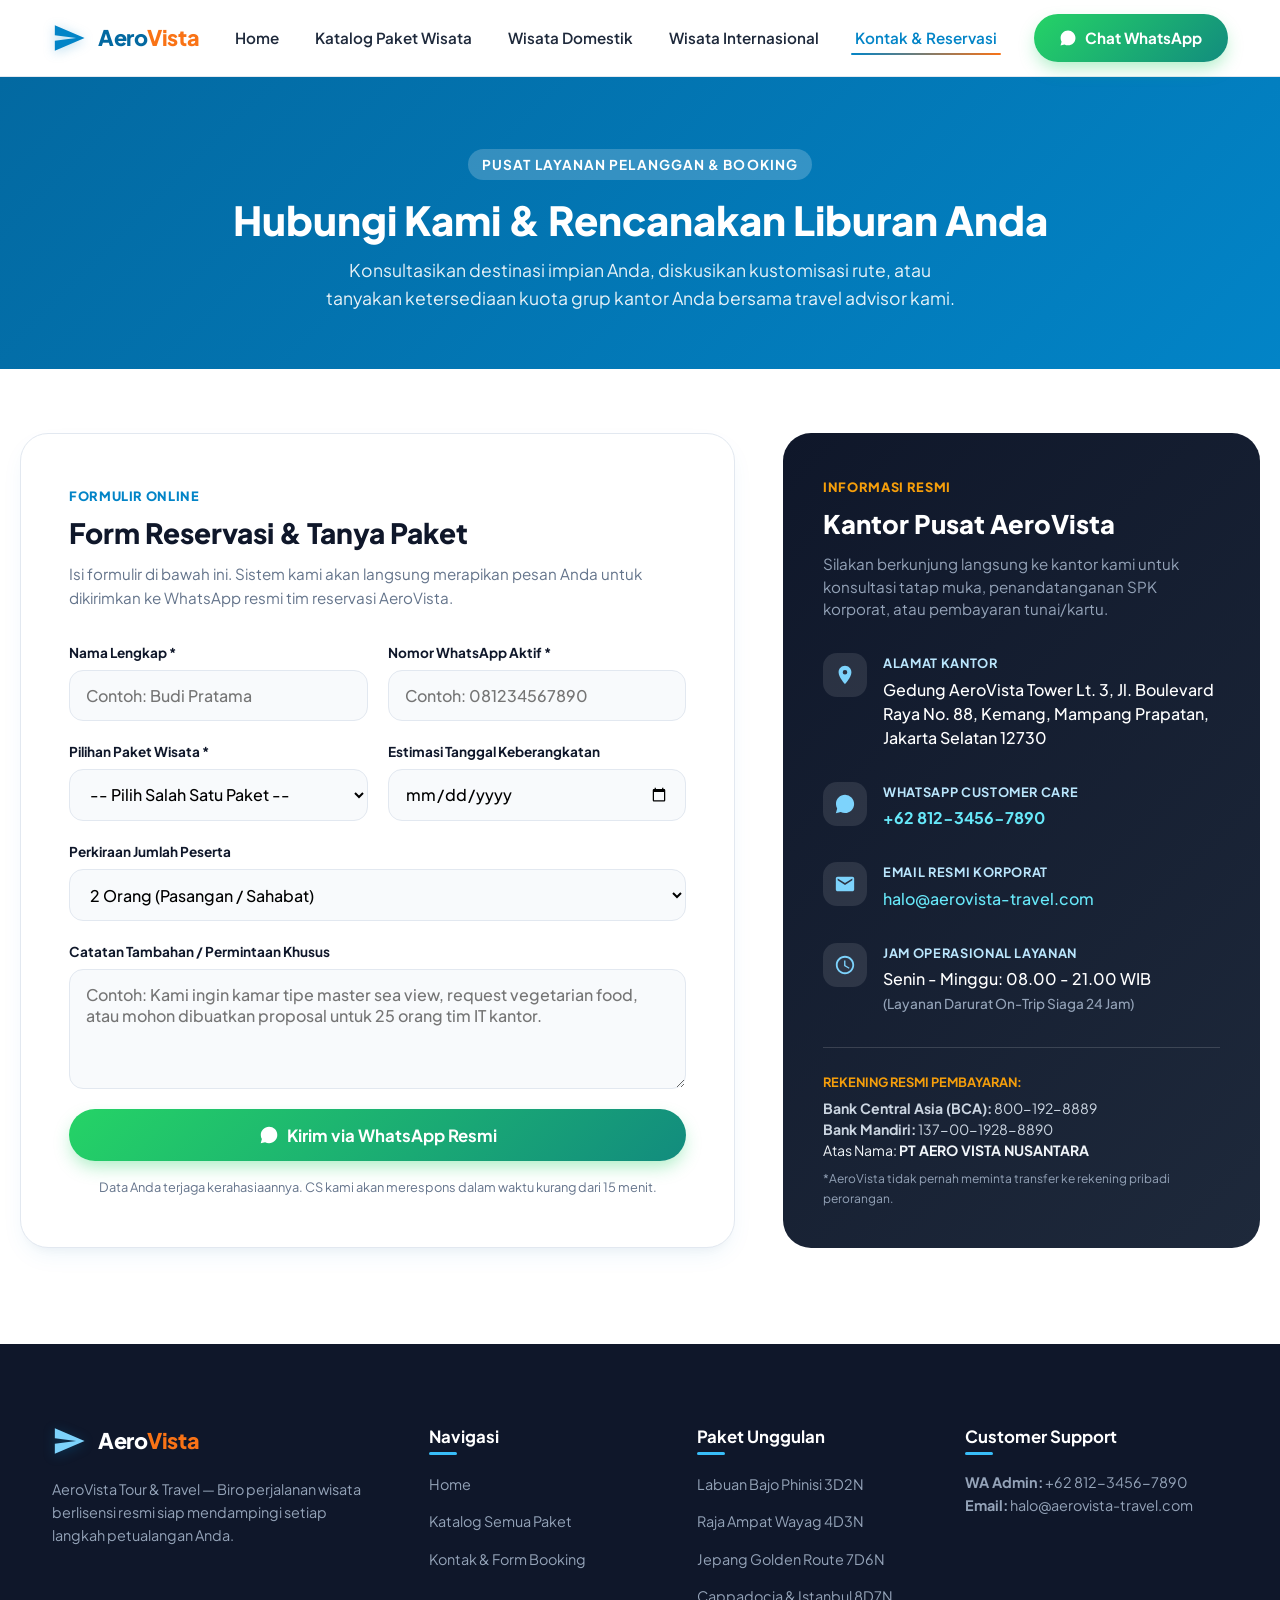
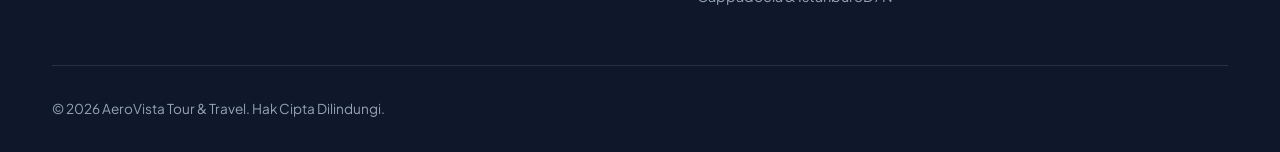
<file: kontak.html>
<!DOCTYPE html>
<html lang="id">
<head>
  <meta charset="UTF-8">
  <meta name="viewport" content="width=device-width, initial-scale=1.0">
  <title>Kontak & Reservasi Paket Wisata | AeroVista Tour & Travel</title>
  <meta name="description" content="Hubungi tim reservasi resmi AeroVista Tour & Travel. Konsultasikan liburan impian atau pesan paket wisata keluarga dan rombongan kantor langsung via WhatsApp 24/7.">
  <meta name="keywords" content="kontak aerovista travel, nomor wa travel agent jakarta, booking paket wisata, konsultasi tour luar negeri, reservasi liburan">
  
  <meta property="og:type" content="website">
  <meta property="og:title" content="Kontak & Reservasi — AeroVista Tour & Travel">
  <meta property="og:description" content="Formulir reservasi cepat & konsultasi liburan tanpa ribet bersama travel advisor berlisensi.">
  <meta property="og:image" content="https://images.unsplash.com/photo-1507525428034-b723cf961d3e?w=1200&auto=format&fit=crop&q=80">
  <meta name="theme-color" content="#0284c7">

  <link rel="icon" type="image/svg+xml" href="data:image/svg+xml,%3Csvg xmlns='http://www.w3.org/2000/svg' viewBox='0 0 24 24' fill='%230284c7'%3E%3Cpath d='M2.01 21L23 12 2.01 3 2 10l15 2-15 2z'/%3E%3C/svg%3E">
  <link rel="stylesheet" href="assets/css/style.css">
</head>
<body>

  <!-- Site Header -->
  <header class="site-header">
    <div class="container nav-container">
      <a href="index.html" class="brand-logo" aria-label="AeroVista Tour & Travel">
        <svg viewBox="0 0 24 24" fill="currentColor"><path d="M2.01 21L23 12 2.01 3 2 10l15 2-15 2z"/></svg>
        <span>Aero<span class="highlight">Vista</span></span>
      </a>

      <nav aria-label="Menu Navigasi Utama">
        <ul class="nav-menu">
          <li class="nav-item"><a href="index.html">Home</a></li>
          <li class="nav-item"><a href="paket.html">Katalog Paket Wisata</a></li>
          <li class="nav-item"><a href="paket.html?cat=domestik">Wisata Domestik</a></li>
          <li class="nav-item"><a href="paket.html?cat=internasional">Wisata Internasional</a></li>
          <li class="nav-item"><a href="kontak.html" class="active">Kontak & Reservasi</a></li>
        </ul>
      </nav>

      <div class="header-actions">
        <a href="https://wa.me/6281234567890?text=Halo%20AeroVista,%20saya%20ingin%20konsultasi%20trip" target="_blank" rel="noopener noreferrer" class="btn btn-wa touch-target">
          <svg width="18" height="18" viewBox="0 0 24 24" fill="currentColor"><path d="M12.04 2c-5.46 0-9.91 4.45-9.91 9.91 0 1.75.46 3.45 1.32 4.95L2.05 22l5.25-1.38c1.45.79 3.08 1.21 4.74 1.21 5.46 0 9.91-4.45 9.91-9.91 0-2.65-1.03-5.14-2.9-7.01A9.816 9.816 0 0 0 12.04 2z"></path></svg>
          Chat WhatsApp
        </a>
        <button class="mobile-toggle" aria-label="Buka Menu Navigasi" aria-expanded="false">
          <svg width="24" height="24" viewBox="0 0 24 24" fill="none" stroke="currentColor" stroke-width="2">
            <line x1="3" y1="12" x2="21" y2="12"></line><line x1="3" y1="6" x2="21" y2="6"></line><line x1="3" y1="18" x2="21" y2="18"></line>
          </svg>
        </button>
      </div>
    </div>
  </header>

  <!-- Mobile Drawer -->
  <div class="mobile-drawer" role="dialog" aria-label="Menu Navigasi Mobile">
    <ul class="mobile-nav-list">
      <li><a href="index.html">Home</a></li>
      <li><a href="paket.html">Katalog Paket Wisata</a></li>
      <li><a href="paket.html?cat=domestik">Wisata Domestik</a></li>
      <li><a href="paket.html?cat=internasional">Wisata Internasional</a></li>
      <li><a href="kontak.html" class="active">Kontak & Form Booking</a></li>
    </ul>
  </div>

  <!-- Banner Header -->
  <section style="background: linear-gradient(135deg, var(--primary-dark) 0%, var(--primary) 100%); color: var(--surface); padding: 4.5rem 0 3.5rem; text-align: center;">
    <div class="container">
      <span style="display: inline-block; font-size: 0.85rem; font-weight: 700; text-transform: uppercase; letter-spacing: 0.08em; background: rgba(255,255,255,0.2); padding: 0.3rem 0.9rem; border-radius: var(--radius-full); margin-bottom: 1rem;">
        Pusat Layanan Pelanggan & Booking
      </span>
      <h1 style="font-size: 2.5rem; font-weight: 800; line-height: 1.2; margin-bottom: 0.75rem;">
        Hubungi Kami & Rencanakan Liburan Anda
      </h1>
      <p style="font-size: 1.1rem; opacity: 0.9; max-width: 650px; margin: 0 auto;">
        Konsultasikan destinasi impian Anda, diskusikan kustomisasi rute, atau tanyakan ketersediaan kuota grup kantor Anda bersama travel advisor kami.
      </p>
    </div>
  </section>

  <!-- Main Contact Section -->
  <main class="container contact-section">
    <div class="contact-grid">
      
      <!-- Left: Form Booking / Tanya Paket -->
      <div class="form-card">
        <div style="margin-bottom: 2rem;">
          <span style="font-size: 0.8rem; font-weight: 800; color: var(--primary); text-transform: uppercase; letter-spacing: 0.05em;">Formulir Online</span>
          <h2 style="font-size: 1.75rem; font-weight: 800; color: var(--dark); margin-top: 0.25rem;">
            Form Reservasi & Tanya Paket
          </h2>
          <p style="color: var(--muted); font-size: 0.95rem; margin-top: 0.35rem;">
            Isi formulir di bawah ini. Sistem kami akan langsung merapikan pesan Anda untuk dikirimkan ke WhatsApp resmi tim reservasi AeroVista.
          </p>
        </div>

        <form id="contactBookingForm" novalidate>
          <div class="form-row form-row-2">
            <div class="form-group">
              <label class="form-label" for="fullName">Nama Lengkap *</label>
              <input type="text" id="fullName" class="form-input" placeholder="Contoh: Budi Pratama" required>
            </div>
            <div class="form-group">
              <label class="form-label" for="waNumber">Nomor WhatsApp Aktif *</label>
              <input type="tel" id="waNumber" class="form-input" placeholder="Contoh: 081234567890" required>
            </div>
          </div>

          <div class="form-row form-row-2">
            <div class="form-group">
              <label class="form-label" for="packageChoice">Pilihan Paket Wisata *</label>
              <select id="packageChoice" class="form-select" required>
                <option value="">-- Pilih Salah Satu Paket --</option>
                <option value="Labuan Bajo Sunset Phinisi 3D2N">Labuan Bajo Sunset Phinisi 3D2N</option>
                <option value="Raja Ampat Wayag & Piaynemo 4D3N">Raja Ampat Wayag & Piaynemo 4D3N</option>
                <option value="Jepang Golden Route Sakura 7D6N">Jepang Golden Route Sakura 7D6N</option>
                <option value="Magical Cappadocia & Istanbul 8D7N">Magical Cappadocia & Istanbul 8D7N</option>
                <option value="Bali Exotic Villa Retreat 4D3N">Bali Exotic Villa Retreat 4D3N</option>
                <option value="Derawan & Maratua Underwater 4D3N">Derawan & Maratua Underwater 4D3N</option>
                <option value="Custom Corporate Outing / Gathering">Custom Corporate Outing / Gathering</option>
                <option value="Lainnya / Diskusi Destinasi Baru">Lainnya / Diskusi Destinasi Baru</option>
              </select>
            </div>
            <div class="form-group">
              <label class="form-label" for="travelDate">Estimasi Tanggal Keberangkatan</label>
              <input type="date" id="travelDate" class="form-input">
            </div>
          </div>

          <div class="form-row">
            <div class="form-group">
              <label class="form-label" for="paxCount">Perkiraan Jumlah Peserta</label>
              <select id="paxCount" class="form-select">
                <option value="1">1 Orang (Solo Traveler)</option>
                <option value="2" selected>2 Orang (Pasangan / Sahabat)</option>
                <option value="3-5">3 - 5 Orang (Keluarga Kecil)</option>
                <option value="6-10">6 - 10 Orang (Grup Sedang)</option>
                <option value="15-30">15 - 30 Orang (Rombongan)</option>
                <option value="50+">50+ Orang (Corporate Outing / Company Trip)</option>
              </select>
            </div>
          </div>

          <div class="form-row">
            <div class="form-group">
              <label class="form-label" for="specialNotes">Catatan Tambahan / Permintaan Khusus</label>
              <textarea id="specialNotes" class="form-textarea" placeholder="Contoh: Kami ingin kamar tipe master sea view, request vegetarian food, atau mohon dibuatkan proposal untuk 25 orang tim IT kantor."></textarea>
            </div>
          </div>

          <button type="submit" class="btn btn-wa touch-target" style="width: 100%; font-size: 1.05rem; padding: 0.95rem; justify-content: center;">
            <svg width="20" height="20" viewBox="0 0 24 24" fill="currentColor">
              <path d="M12.04 2c-5.46 0-9.91 4.45-9.91 9.91 0 1.75.46 3.45 1.32 4.95L2.05 22l5.25-1.38c1.45.79 3.08 1.21 4.74 1.21 5.46 0 9.91-4.45 9.91-9.91 0-2.65-1.03-5.14-2.9-7.01A9.816 9.816 0 0 0 12.04 2z"></path>
            </svg>
            Kirim via WhatsApp Resmi
          </button>

          <p style="text-align: center; font-size: 0.8rem; color: var(--muted); margin-top: 1rem;">
            Data Anda terjaga kerahasiaannya. CS kami akan merespons dalam waktu kurang dari 15 menit.
          </p>
        </form>
      </div>

      <!-- Right: Official Contact Card & Legal Information -->
      <div>
        <div class="contact-info-card">
          <div>
            <span style="font-size: 0.8rem; font-weight: 800; color: var(--accent-gold); text-transform: uppercase; letter-spacing: 0.05em;">Informasi Resmi</span>
            <h3 style="font-size: 1.6rem; font-weight: 800; color: var(--surface); margin-top: 0.35rem;">
              Kantor Pusat AeroVista
            </h3>
            <p style="color: var(--muted-light); font-size: 0.95rem; line-height: 1.5; margin-top: 0.5rem;">
              Silakan berkunjung langsung ke kantor kami untuk konsultasi tatap muka, penandatanganan SPK korporat, atau pembayaran tunai/kartu.
            </p>
          </div>

          <div class="info-item">
            <div class="info-icon">
              <svg width="22" height="22" viewBox="0 0 24 24" fill="currentColor"><path d="M12 2C8.13 2 5 5.13 5 9c0 5.25 7 13 7 13s7-7.75 7-13c0-3.87-3.13-7-7-7zm0 9.5a2.5 2.5 0 0 1 0-5 2.5 2.5 0 0 1 0 5z"/></svg>
            </div>
            <div>
              <div class="info-text-label">Alamat Kantor</div>
              <div class="info-text-value">
                Gedung AeroVista Tower Lt. 3, Jl. Boulevard Raya No. 88, Kemang, Mampang Prapatan, Jakarta Selatan 12730
              </div>
            </div>
          </div>

          <div class="info-item">
            <div class="info-icon">
              <svg width="22" height="22" viewBox="0 0 24 24" fill="currentColor"><path d="M12.04 2c-5.46 0-9.91 4.45-9.91 9.91 0 1.75.46 3.45 1.32 4.95L2.05 22l5.25-1.38c1.45.79 3.08 1.21 4.74 1.21 5.46 0 9.91-4.45 9.91-9.91 0-2.65-1.03-5.14-2.9-7.01A9.816 9.816 0 0 0 12.04 2z"></path></svg>
            </div>
            <div>
              <div class="info-text-label">WhatsApp Customer Care</div>
              <div class="info-text-value">
                <a href="https://wa.me/6281234567890" style="color: #67e8f9; font-weight: 700;">+62 812-3456-7890</a>
              </div>
            </div>
          </div>

          <div class="info-item">
            <div class="info-icon">
              <svg width="22" height="22" viewBox="0 0 24 24" fill="currentColor"><path d="M20 4H4c-1.1 0-1.99.9-1.99 2L2 18c0 1.1.9 2 2 2h16c1.1 0 2-.9 2-2V6c0-1.1-.9-2-2-2zm0 4l-8 5-8-5V6l8 5 8-5v2z"/></svg>
            </div>
            <div>
              <div class="info-text-label">Email Resmi Korporat</div>
              <div class="info-text-value">
                <a href="mailto:halo@aerovista-travel.com" style="color: #67e8f9;">halo@aerovista-travel.com</a>
              </div>
            </div>
          </div>

          <div class="info-item">
            <div class="info-icon">
              <svg width="22" height="22" viewBox="0 0 24 24" fill="currentColor"><path d="M11.99 2C6.47 2 2 6.48 2 12s4.47 10 9.99 10C17.52 22 22 17.52 22 12S17.52 2 11.99 2zM12 20c-4.42 0-8-3.58-8-8s3.58-8 8-8 8 3.58 8 8-3.58 8-8 8zm.5-13H11v6l5.25 3.15.75-1.23-4.5-2.67z"/></svg>
            </div>
            <div>
              <div class="info-text-label">Jam Operasional Layanan</div>
              <div class="info-text-value">
                Senin - Minggu: 08.00 - 21.00 WIB<br>
                <span style="font-size: 0.85rem; color: var(--muted-light);">(Layanan Darurat On-Trip Siaga 24 Jam)</span>
              </div>
            </div>
          </div>

          <div style="padding-top: 1.5rem; border-top: 1px solid rgba(255, 255, 255, 0.15);">
            <div style="font-size: 0.8rem; font-weight: 700; color: var(--accent-gold); margin-bottom: 0.35rem;">
              REKENING RESMI PEMBAYARAN:
            </div>
            <div style="font-size: 0.88rem; color: #cbd5e1; line-height: 1.5;">
              <strong>Bank Central Asia (BCA):</strong> 800-192-8889<br>
              <strong>Bank Mandiri:</strong> 137-00-1928-8890<br>
              <span style="color: #f1f5f9;">Atas Nama: <strong>PT AERO VISTA NUSANTARA</strong></span>
            </div>
            <div style="font-size: 0.75rem; color: #94a3b8; margin-top: 0.5rem;">
              *AeroVista tidak pernah meminta transfer ke rekening pribadi perorangan.
            </div>
          </div>

        </div>
      </div>

    </div>
  </main>

  <!-- Footer -->
  <footer class="site-footer">
    <div class="container">
      <div class="footer-grid">
        <div>
          <a href="index.html" class="brand-logo" style="color: var(--surface); margin-bottom: 1.25rem;">
            <svg viewBox="0 0 24 24" fill="currentColor" style="color: var(--primary-300);"><path d="M2.01 21L23 12 2.01 3 2 10l15 2-15 2z"/></svg>
            <span>Aero<span style="color: var(--accent-orange);">Vista</span></span>
          </a>
          <p style="color: var(--muted-light); font-size: 0.9rem; line-height: 1.6;">
            AeroVista Tour & Travel — Biro perjalanan wisata berlisensi resmi siap mendampingi setiap langkah petualangan Anda.
          </p>
        </div>
        <div>
          <h4 class="footer-col-title">Navigasi</h4>
          <ul class="footer-links">
            <li><a href="index.html">Home</a></li>
            <li><a href="paket.html">Katalog Semua Paket</a></li>
            <li><a href="kontak.html">Kontak & Form Booking</a></li>
          </ul>
        </div>
        <div>
          <h4 class="footer-col-title">Paket Unggulan</h4>
          <ul class="footer-links">
            <li><a href="itinerary-labuan-bajo.html">Labuan Bajo Phinisi 3D2N</a></li>
            <li><a href="itinerary-raja-ampat.html">Raja Ampat Wayag 4D3N</a></li>
            <li><a href="itinerary-jepang-sakura.html">Jepang Golden Route 7D6N</a></li>
            <li><a href="itinerary-turki-balon.html">Cappadocia & Istanbul 8D7N</a></li>
          </ul>
        </div>
        <div>
          <h4 class="footer-col-title">Customer Support</h4>
          <p style="color: var(--muted-light); font-size: 0.9rem;"><strong>WA Admin:</strong> +62 812-3456-7890</p>
          <p style="color: var(--muted-light); font-size: 0.9rem;"><strong>Email:</strong> halo@aerovista-travel.com</p>
        </div>
      </div>
      <div class="footer-bottom">
        <div>© 2026 AeroVista Tour & Travel. Hak Cipta Dilindungi.</div>
      </div>
    </div>
  </footer>

  <script src="assets/js/main.js"></script>
  <script src="assets/js/booking.js"></script>

  <!-- Auto-fill package from URL parameter script -->
  <script>
    document.addEventListener('DOMContentLoaded', () => {
      const urlParams = new URLSearchParams(window.location.search);
      const pkgParam = urlParams.get('paket') || urlParams.get('type');
      const selectEl = document.querySelector('#packageChoice');
      
      if (pkgParam && selectEl) {
        if (pkgParam.toLowerCase().includes('labuan')) selectEl.value = "Labuan Bajo Sunset Phinisi 3D2N";
        else if (pkgParam.toLowerCase().includes('raja')) selectEl.value = "Raja Ampat Wayag & Piaynemo 4D3N";
        else if (pkgParam.toLowerCase().includes('jepang') || pkgParam.toLowerCase().includes('japan')) selectEl.value = "Jepang Golden Route Sakura 7D6N";
        else if (pkgParam.toLowerCase().includes('turki') || pkgParam.toLowerCase().includes('cappadocia')) selectEl.value = "Magical Cappadocia & Istanbul 8D7N";
        else if (pkgParam.toLowerCase().includes('bali')) selectEl.value = "Bali Exotic Villa Retreat 4D3N";
        else if (pkgParam.toLowerCase().includes('derawan')) selectEl.value = "Derawan & Maratua Underwater 4D3N";
        else if (pkgParam.toLowerCase().includes('corporate')) selectEl.value = "Custom Corporate Outing / Gathering";
      }
    });
  </script>
</body>
</html>
</file>
<file: assets/css/style.css>
/* ==========================================================================
   AeroVista Tour & Travel — Master Stylesheet
   Corporate Essential Travel System (No CMS)
   ========================================================================== */

@import url('https://fonts.googleapis.com/css2?family=Plus+Jakarta+Sans:ital,wght@0,300;0,400;0,500;0,600;0,700;0,800;1,400;1,600&display=swap');

:root {
  /* Brand Palette (Cerah-Travel: Biru Laut, Putih, Aksen Kuning/Oranye) */
  --primary-50: #f0f9ff;
  --primary-100: #e0f2fe;
  --primary-200: #bae6fd;
  --primary-300: #7dd3fc;
  --primary-400: #38bdf8;
  --primary-500: #0ea5e9;
  --primary: #0284c7;       /* Main Sea Blue */
  --primary-dark: #0369a1;  /* Deep Ocean */
  --primary-900: #0c4a6e;

  --accent-gold: #f59e0b;    /* Warm Sunrise */
  --accent-amber: #d97706;
  --accent-orange: #f97316;  /* Sunset Coral */
  --accent-light: #fef3c7;

  --dark: #0f172a;          /* Slate Navy */
  --dark-soft: #1e293b;
  --muted: #64748b;
  --muted-light: #94a3b8;
  --light-bg: #f8fafc;
  --surface: #ffffff;
  --border: #e2e8f0;
  --border-light: #f1f5f9;

  /* Motion Tokens (from motion-dictionary.md) */
  --duration-instant: 100ms;
  --duration-micro: 200ms;
  --duration-standard: 350ms;
  --duration-section: 500ms;
  --duration-hero: 800ms;

  --ease-standard: cubic-bezier(0.4, 0, 0.2, 1);
  --ease-out-soft: cubic-bezier(0.16, 1, 0.3, 1);
  --ease-spring: cubic-bezier(0.34, 1.56, 0.64, 1);

  /* Shadows */
  --shadow-sm: 0 2px 4px rgba(2, 132, 199, 0.05);
  --shadow-card: 0 10px 25px -5px rgba(2, 132, 199, 0.08), 0 8px 10px -6px rgba(15, 23, 42, 0.04);
  --shadow-float: 0 20px 40px -15px rgba(2, 132, 199, 0.18);
  --shadow-hover: 0 25px 50px -12px rgba(2, 132, 199, 0.25);

  --radius-sm: 8px;
  --radius-md: 14px;
  --radius-lg: 20px;
  --radius-xl: 28px;
  --radius-full: 9999px;
}

/* Reset & Base */
*, *::before, *::after {
  box-sizing: border-box;
  margin: 0;
  padding: 0;
}

html {
  font-family: 'Plus Jakarta Sans', system-ui, -apple-system, BlinkMacSystemFont, 'Segoe UI', Roboto, sans-serif;
  font-size: 16px;
  line-height: 1.6;
  color: var(--dark);
  background-color: var(--surface);
  scroll-behavior: smooth;
  -webkit-font-smoothing: antialiased;
  -moz-osx-font-smoothing: grayscale;
}

body {
  overflow-x: hidden;
  min-height: 100vh;
  display: flex;
  flex-direction: column;
}

img {
  max-width: 100%;
  height: auto;
  display: block;
}

a {
  color: inherit;
  text-decoration: none;
  transition: color var(--duration-micro) var(--ease-standard);
}

button, input, select, textarea {
  font-family: inherit;
  font-size: 16px; /* Cegah auto-zoom di iOS Safari */
}

button {
  cursor: pointer;
  border: none;
  background: none;
}

/* Touch Target Accessibility Rule (Min 44x44px) */
.btn, .nav-link, .touch-target, .icon-btn {
  min-height: 44px;
  display: inline-flex;
  align-items: center;
  justify-content: center;
}

/* Layout Utilities */
.container {
  width: 100%;
  max-width: 1240px;
  margin-left: auto;
  margin-right: auto;
  padding-left: 1.25rem;
  padding-right: 1.25rem;
}

@media (min-width: 768px) {
  .container {
    padding-left: 2rem;
    padding-right: 2rem;
  }
}

/* Header & Navigation Bar */
.site-header {
  position: sticky;
  top: 0;
  z-index: 50;
  background: rgba(255, 255, 255, 0.94);
  backdrop-filter: blur(12px);
  -webkit-backdrop-filter: blur(12px);
  border-bottom: 1px solid var(--border);
  transition: box-shadow var(--duration-micro) var(--ease-standard);
}

.site-header.scrolled {
  box-shadow: 0 4px 20px -2px rgba(15, 23, 42, 0.08);
}

.nav-container {
  display: flex;
  align-items: center;
  justify-content: space-between;
  height: 76px;
}

.brand-logo {
  display: flex;
  align-items: center;
  gap: 0.75rem;
  font-size: 1.35rem;
  font-weight: 800;
  color: var(--primary-dark);
  letter-spacing: -0.02em;
}

.brand-logo svg {
  width: 34px;
  height: 34px;
  color: var(--primary);
  filter: drop-shadow(0 2px 6px rgba(2, 132, 199, 0.3));
}

.brand-logo span.highlight {
  color: var(--accent-orange);
}

.nav-menu {
  display: none;
  align-items: center;
  gap: 1.75rem;
  list-style: none;
}

@media (min-width: 992px) {
  .nav-menu {
    display: flex;
  }
}

.nav-item a {
  font-size: 0.95rem;
  font-weight: 600;
  color: var(--dark-soft);
  position: relative;
  padding: 0.5rem 0.25rem;
}

.nav-item a:hover,
.nav-item a.active {
  color: var(--primary);
}

.nav-item a.active::after {
  content: '';
  position: absolute;
  bottom: 0;
  left: 0;
  width: 100%;
  height: 2.5px;
  background: linear-gradient(90deg, var(--primary), var(--accent-orange));
  border-radius: 2px;
}

.header-actions {
  display: flex;
  align-items: center;
  gap: 0.75rem;
}

.mobile-toggle {
  display: flex;
  align-items: center;
  justify-content: center;
  width: 44px;
  height: 44px;
  border-radius: var(--radius-sm);
  background: var(--primary-50);
  color: var(--primary-dark);
}

@media (min-width: 992px) {
  .mobile-toggle {
    display: none;
  }
}

/* Mobile Nav Drawer */
.mobile-drawer {
  position: fixed;
  top: 76px;
  left: 0;
  width: 100%;
  background: var(--surface);
  border-bottom: 1px solid var(--border);
  box-shadow: 0 20px 30px rgba(0, 0, 0, 0.1);
  padding: 1.5rem 1.25rem 2rem;
  transform: translateY(-120%);
  opacity: 0;
  visibility: hidden;
  transition: transform var(--duration-standard) var(--ease-out-soft),
              opacity var(--duration-standard) var(--ease-out-soft),
              visibility var(--duration-standard);
  z-index: 45;
}

.mobile-drawer.open {
  transform: translateY(0);
  opacity: 1;
  visibility: visible;
}

.mobile-nav-list {
  list-style: none;
  display: flex;
  flex-direction: column;
  gap: 0.75rem;
}

.mobile-nav-list a {
  display: block;
  padding: 0.85rem 1rem;
  border-radius: var(--radius-sm);
  font-weight: 600;
  color: var(--dark-soft);
  background: var(--light-bg);
}

.mobile-nav-list a:hover,
.mobile-nav-list a.active {
  background: var(--primary-50);
  color: var(--primary-dark);
}

/* Button Component Hierarchy */
.btn {
  padding: 0.75rem 1.6rem;
  border-radius: var(--radius-full);
  font-weight: 700;
  font-size: 0.95rem;
  gap: 0.5rem;
  transition: all var(--duration-micro) var(--ease-standard);
  white-space: nowrap;
}

.btn-primary {
  background: linear-gradient(135deg, var(--primary) 0%, var(--primary-dark) 100%);
  color: var(--surface);
  box-shadow: 0 8px 18px -3px rgba(2, 132, 199, 0.4);
}

.btn-primary:hover {
  background: linear-gradient(135deg, var(--primary-400) 0%, var(--primary) 100%);
  box-shadow: 0 12px 24px -3px rgba(2, 132, 199, 0.5);
  transform: translateY(-2px);
}

.btn-accent {
  background: linear-gradient(135deg, var(--accent-orange) 0%, #c2410c 100%);
  color: var(--surface);
  box-shadow: 0 8px 18px -3px rgba(234, 88, 12, 0.4);
}

.btn-accent:hover {
  background: linear-gradient(135deg, #fb923c 0%, var(--accent-orange) 100%);
  box-shadow: 0 12px 24px -3px rgba(234, 88, 12, 0.5);
  transform: translateY(-2px);
}

.btn-outline {
  background: var(--surface);
  color: var(--primary-dark);
  border: 1.5px solid var(--primary-200);
}

.btn-outline:hover {
  border-color: var(--primary);
  background: var(--primary-50);
  transform: translateY(-2px);
}

.btn-wa {
  background: linear-gradient(135deg, #25D366 0%, #128C7E 100%);
  color: var(--surface);
  box-shadow: 0 8px 18px -3px rgba(37, 211, 102, 0.4);
}

.btn-wa:hover {
  box-shadow: 0 12px 24px -3px rgba(37, 211, 102, 0.55);
  transform: translateY(-2px);
}

/* Hero Section with Carousel & Paper-Plane Motif */
.hero-wrapper {
  position: relative;
  background: linear-gradient(180deg, #e0f2fe 0%, #f0f9ff 60%, #ffffff 100%);
  padding-top: 3.5rem;
  padding-bottom: 7rem;
  overflow: hidden;
}

.hero-cloud-decor {
  position: absolute;
  bottom: 0;
  left: 0;
  width: 100%;
  height: 90px;
  background: url("data:image/svg+xml,%3Csvg xmlns='http://www.w3.org/2000/svg' viewBox='0 0 1440 320'%3E%3Cpath fill='%23ffffff' fill-opacity='1' d='M0,192L48,197.3C96,203,192,213,288,197.3C384,181,480,139,576,138.7C672,139,768,181,864,197.3C960,213,1056,203,1152,181.3C1248,160,1344,128,1392,112L1440,96L1440,320L1392,320C1344,320,1248,320,1152,320C1056,320,960,320,864,320C768,320,672,320,576,320C480,320,384,320,288,320C192,320,96,320,48,320L0,320Z'%3E%3C/path%3E%3C/svg%3E") no-repeat bottom;
  background-size: cover;
  pointer-events: none;
  z-index: 10;
}

.hero-grid {
  display: grid;
  grid-template-columns: 1fr;
  gap: 2.5rem;
  align-items: center;
}

@media (min-width: 992px) {
  .hero-grid {
    grid-template-columns: 1.15fr 0.85fr;
    gap: 3.5rem;
  }
}

.hero-tagline-badge {
  display: inline-flex;
  align-items: center;
  gap: 0.5rem;
  padding: 0.4rem 1rem;
  background: rgba(255, 255, 255, 0.85);
  border: 1px solid var(--primary-200);
  border-radius: var(--radius-full);
  color: var(--primary-dark);
  font-size: 0.85rem;
  font-weight: 700;
  letter-spacing: 0.02em;
  text-transform: uppercase;
  margin-bottom: 1.25rem;
  box-shadow: 0 4px 12px rgba(2, 132, 199, 0.08);
}

.hero-tagline-badge svg {
  color: var(--accent-orange);
}

.hero-title {
  font-size: 2.35rem;
  line-height: 1.15;
  font-weight: 800;
  color: var(--dark);
  letter-spacing: -0.03em;
  margin-bottom: 1.25rem;
}

@media (min-width: 768px) {
  .hero-title {
    font-size: 3.35rem;
  }
}

.hero-title .brand-gradient {
  background: linear-gradient(135deg, var(--primary) 0%, #0369a1 60%, var(--accent-orange) 100%);
  -webkit-background-clip: text;
  -webkit-text-fill-color: transparent;
}

.hero-desc {
  font-size: 1.1rem;
  color: var(--muted);
  line-height: 1.65;
  margin-bottom: 2rem;
  max-width: 580px;
}

.hero-cta-group {
  display: flex;
  flex-wrap: wrap;
  align-items: center;
  gap: 1rem;
  margin-bottom: 2rem;
}

.hero-trust-row {
  display: flex;
  align-items: center;
  gap: 1.5rem;
  padding-top: 1.25rem;
  border-top: 1px solid rgba(2, 132, 199, 0.15);
}

.trust-avatar-stack {
  display: flex;
  align-items: center;
}

.trust-avatar-stack img {
  width: 38px;
  height: 38px;
  border-radius: 50%;
  border: 2px solid var(--surface);
  margin-left: -10px;
  object-fit: cover;
}

.trust-avatar-stack img:first-child {
  margin-left: 0;
}

.trust-rating-text {
  font-size: 0.85rem;
  font-weight: 600;
  color: var(--dark-soft);
}

.trust-rating-text .stars {
  color: var(--accent-gold);
}

/* Hero Carousel Card (Right Side) */
.hero-slider-card {
  position: relative;
  background: var(--surface);
  border-radius: var(--radius-xl);
  padding: 0.75rem;
  box-shadow: var(--shadow-float);
  border: 1px solid rgba(255, 255, 255, 0.8);
}

.carousel-viewport {
  position: relative;
  border-radius: var(--radius-lg);
  overflow: hidden;
  aspect-ratio: 4/5;
  max-height: 480px;
}

@media (min-width: 992px) {
  .carousel-viewport {
    aspect-ratio: 4/4.8;
  }
}

.carousel-slide {
  position: absolute;
  top: 0;
  left: 0;
  width: 100%;
  height: 100%;
  opacity: 0;
  visibility: hidden;
  transition: opacity 800ms var(--ease-out-soft), transform 1000ms var(--ease-out-soft);
  transform: scale(1.04);
}

.carousel-slide.active {
  opacity: 1;
  visibility: visible;
  transform: scale(1);
}

.carousel-slide img {
  width: 100%;
  height: 100%;
  object-fit: cover;
}

.carousel-overlay {
  position: absolute;
  inset: 0;
  background: linear-gradient(180deg, rgba(15, 23, 42, 0.1) 0%, rgba(15, 23, 42, 0.75) 100%);
  display: flex;
  flex-direction: column;
  justify-content: flex-end;
  padding: 1.75rem;
  color: var(--surface);
}

.carousel-badge {
  align-self: flex-start;
  background: rgba(255, 255, 255, 0.25);
  backdrop-filter: blur(8px);
  padding: 0.3rem 0.8rem;
  border-radius: var(--radius-full);
  font-size: 0.75rem;
  font-weight: 700;
  text-transform: uppercase;
  margin-bottom: 0.5rem;
  border: 1px solid rgba(255, 255, 255, 0.4);
}

.carousel-caption-title {
  font-size: 1.4rem;
  font-weight: 800;
  line-height: 1.25;
  margin-bottom: 0.25rem;
}

.carousel-caption-sub {
  font-size: 0.9rem;
  opacity: 0.9;
}

.carousel-controls {
  position: absolute;
  bottom: 1.5rem;
  right: 1.5rem;
  display: flex;
  align-items: center;
  gap: 0.5rem;
  z-index: 10;
}

.carousel-arrow {
  width: 36px;
  height: 36px;
  border-radius: 50%;
  background: rgba(255, 255, 255, 0.35);
  backdrop-filter: blur(8px);
  color: var(--surface);
  display: flex;
  align-items: center;
  justify-content: center;
  transition: all var(--duration-micro) var(--ease-standard);
}

.carousel-arrow:hover {
  background: var(--surface);
  color: var(--primary-dark);
}

.carousel-dots {
  position: absolute;
  top: 1.25rem;
  left: 1.25rem;
  display: flex;
  gap: 0.4rem;
  z-index: 10;
}

.carousel-dot {
  width: 8px;
  height: 8px;
  border-radius: var(--radius-full);
  background: rgba(255, 255, 255, 0.5);
  transition: all var(--duration-micro) var(--ease-standard);
}

.carousel-dot.active {
  width: 24px;
  background: var(--surface);
}

/* Floating Search Widget (Directly Below Hero) */
.search-widget-card {
  position: relative;
  z-index: 20;
  margin-top: -3.5rem;
  background: var(--surface);
  border-radius: var(--radius-xl);
  padding: 1.5rem;
  box-shadow: var(--shadow-float);
  border: 1px solid var(--border);
}

@media (min-width: 768px) {
  .search-widget-card {
    padding: 1.75rem 2rem;
  }
}

.search-tabs {
  display: flex;
  gap: 0.5rem;
  border-bottom: 1px solid var(--border-light);
  padding-bottom: 1rem;
  margin-bottom: 1.25rem;
  overflow-x: auto;
}

.search-tab-btn {
  display: inline-flex;
  align-items: center;
  gap: 0.5rem;
  padding: 0.5rem 1rem;
  border-radius: var(--radius-full);
  font-size: 0.9rem;
  font-weight: 600;
  color: var(--muted);
  background: transparent;
  transition: all var(--duration-micro) var(--ease-standard);
}

.search-tab-btn.active,
.search-tab-btn:hover {
  background: var(--primary-50);
  color: var(--primary);
}

.search-form-grid {
  display: grid;
  grid-template-columns: 1fr;
  gap: 1rem;
  align-items: end;
}

@media (min-width: 768px) {
  .search-form-grid {
    grid-template-columns: 1.2fr 1fr 1fr 1fr auto;
  }
}

.search-field-group {
  display: flex;
  flex-direction: column;
  gap: 0.35rem;
}

.search-field-label {
  font-size: 0.75rem;
  font-weight: 700;
  text-transform: uppercase;
  letter-spacing: 0.05em;
  color: var(--muted);
}

.search-input-box {
  display: flex;
  align-items: center;
  gap: 0.5rem;
  padding: 0.65rem 0.9rem;
  border: 1.5px solid var(--border);
  border-radius: var(--radius-md);
  background: var(--light-bg);
  transition: border-color var(--duration-micro) var(--ease-standard);
}

.search-input-box:focus-within {
  border-color: var(--primary);
  background: var(--surface);
}

.search-input-box svg {
  color: var(--primary);
  flex-shrink: 0;
}

.search-input-box select,
.search-input-box input {
  width: 100%;
  border: none;
  background: transparent;
  outline: none;
  font-size: 0.95rem;
  font-weight: 600;
  color: var(--dark);
}

/* Value Props / Pill Cards (Inspirasi Gambar Referensi) */
.value-props-section {
  padding: 5rem 0 3rem;
}

.value-props-grid {
  display: grid;
  grid-template-columns: 1fr;
  gap: 1.5rem;
}

@media (min-width: 640px) {
  .value-props-grid {
    grid-template-columns: repeat(2, 1fr);
  }
}

@media (min-width: 1024px) {
  .value-props-grid {
    grid-template-columns: repeat(4, 1fr);
  }
}

.prop-card {
  background: var(--surface);
  border: 1px solid var(--border);
  border-radius: var(--radius-lg);
  padding: 1.75rem 1.5rem;
  box-shadow: var(--shadow-card);
  display: flex;
  flex-direction: column;
  gap: 1rem;
  position: relative;
  overflow: hidden;
  transition: transform var(--duration-micro) var(--ease-standard),
              box-shadow var(--duration-micro) var(--ease-standard),
              border-color var(--duration-micro) var(--ease-standard);
}

.prop-card:hover {
  transform: translateY(-4px);
  box-shadow: var(--shadow-hover);
  border-color: var(--primary-300);
}

.prop-icon-box {
  width: 54px;
  height: 54px;
  border-radius: var(--radius-md);
  background: linear-gradient(135deg, var(--primary-100) 0%, var(--primary-50) 100%);
  border: 1px solid var(--primary-200);
  display: flex;
  align-items: center;
  justify-content: center;
  color: var(--primary);
  box-shadow: 0 4px 10px rgba(2, 132, 199, 0.12);
}

.prop-title {
  font-size: 1.1rem;
  font-weight: 700;
  color: var(--dark);
  line-height: 1.3;
}

.prop-desc {
  font-size: 0.9rem;
  color: var(--muted);
  line-height: 1.5;
}

/* Section Header Typography & Draw-in-Underline */
.section-header {
  text-align: center;
  max-width: 680px;
  margin: 0 auto 3.5rem;
}

.section-eyebrow {
  display: inline-block;
  font-size: 0.8rem;
  font-weight: 800;
  text-transform: uppercase;
  letter-spacing: 0.08em;
  color: var(--primary);
  margin-bottom: 0.5rem;
}

.section-title {
  font-size: 2rem;
  font-weight: 800;
  color: var(--dark);
  line-height: 1.25;
  letter-spacing: -0.02em;
  margin-bottom: 0.85rem;
  position: relative;
  display: inline-block;
}

@media (min-width: 768px) {
  .section-title {
    font-size: 2.5rem;
  }
}

/* draw-in-underline motion signature for Essential Tier */
.draw-in-underline {
  position: relative;
}

.draw-in-underline::after {
  content: '';
  position: absolute;
  bottom: -6px;
  left: 50%;
  transform: translateX(-50%);
  width: 0;
  height: 4px;
  background: linear-gradient(90deg, var(--primary), var(--accent-orange));
  border-radius: 2px;
  transition: width var(--duration-hero) var(--ease-out-soft);
}

.draw-in-underline.in-view::after {
  width: 80px;
}

.section-subtitle {
  font-size: 1.05rem;
  color: var(--muted);
  line-height: 1.6;
}

/* Package Card Grid */
.packages-grid {
  display: grid;
  grid-template-columns: 1fr;
  gap: 2rem;
}

@media (min-width: 640px) {
  .packages-grid {
    grid-template-columns: repeat(2, 1fr);
  }
}

@media (min-width: 1024px) {
  .packages-grid {
    grid-template-columns: repeat(3, 1fr);
  }
}

.packages-grid-4 {
  display: grid;
  grid-template-columns: 1fr;
  gap: 1.75rem;
}

@media (min-width: 640px) {
  .packages-grid-4 {
    grid-template-columns: repeat(2, 1fr);
  }
}

@media (min-width: 1100px) {
  .packages-grid-4 {
    grid-template-columns: repeat(4, 1fr);
  }
}

/* Package Card Design (Inspirasi Gambar Referensi: Popular Packages) */
.package-card {
  background: var(--surface);
  border-radius: var(--radius-xl);
  overflow: hidden;
  border: 1px solid var(--border);
  box-shadow: var(--shadow-card);
  display: flex;
  flex-direction: column;
  transition: transform var(--duration-micro) var(--ease-standard),
              box-shadow var(--duration-micro) var(--ease-standard);
}

.package-card:hover {
  transform: translateY(-6px);
  box-shadow: var(--shadow-hover);
}

.package-card-img-wrap {
  position: relative;
  aspect-ratio: 16/10;
  overflow: hidden;
  background: var(--primary-100);
}

.package-card-img-wrap img {
  width: 100%;
  height: 100%;
  object-fit: cover;
  transition: transform 600ms var(--ease-out-soft);
}

.package-card:hover .package-card-img-wrap img {
  transform: scale(1.07);
}

.package-card-badge {
  position: absolute;
  top: 1rem;
  left: 1rem;
  background: rgba(15, 23, 42, 0.7);
  backdrop-filter: blur(6px);
  color: var(--surface);
  font-size: 0.75rem;
  font-weight: 700;
  padding: 0.35rem 0.75rem;
  border-radius: var(--radius-full);
  display: flex;
  align-items: center;
  gap: 0.35rem;
}

.package-card-category {
  position: absolute;
  top: 1rem;
  right: 1rem;
  background: var(--accent-orange);
  color: var(--surface);
  font-size: 0.7rem;
  font-weight: 800;
  text-transform: uppercase;
  padding: 0.25rem 0.65rem;
  border-radius: var(--radius-full);
}

.package-card-body {
  padding: 1.5rem;
  display: flex;
  flex-direction: column;
  flex-grow: 1;
}

.package-card-loc {
  display: flex;
  align-items: center;
  gap: 0.35rem;
  font-size: 0.82rem;
  color: var(--primary-dark);
  font-weight: 700;
  margin-bottom: 0.4rem;
}

.package-card-title {
  font-size: 1.25rem;
  font-weight: 800;
  color: var(--dark);
  line-height: 1.35;
  margin-bottom: 0.6rem;
}

.package-card-features {
  list-style: none;
  display: flex;
  flex-direction: column;
  gap: 0.4rem;
  margin-bottom: 1.25rem;
}

.package-card-features li {
  font-size: 0.85rem;
  color: var(--muted);
  display: flex;
  align-items: center;
  gap: 0.45rem;
}

.package-card-features svg {
  color: var(--primary);
  flex-shrink: 0;
}

.package-card-footer {
  margin-top: auto;
  padding-top: 1.25rem;
  border-top: 1px solid var(--border-light);
  display: flex;
  align-items: center;
  justify-content: space-between;
}

.price-box {
  display: flex;
  flex-direction: column;
}

.price-box .price-prefix {
  font-size: 0.75rem;
  color: var(--muted);
  font-weight: 500;
}

.price-box .price-amount {
  font-size: 1.3rem;
  font-weight: 800;
  color: var(--primary);
  letter-spacing: -0.02em;
}

.package-card-rating {
  display: flex;
  align-items: center;
  gap: 0.25rem;
  font-size: 0.85rem;
  font-weight: 700;
  color: var(--dark);
}

.package-card-rating svg {
  color: var(--accent-gold);
}

.package-card-actions {
  display: grid;
  grid-template-columns: 1fr auto;
  gap: 0.5rem;
  margin-top: 1rem;
}

/* How to Book (4-Steps Flow dari Gambar Referensi) */
.how-to-book-section {
  padding: 5rem 0;
  background: linear-gradient(180deg, var(--surface) 0%, var(--primary-50) 50%, var(--surface) 100%);
}

.steps-grid {
  display: grid;
  grid-template-columns: 1fr;
  gap: 1.5rem;
  position: relative;
}

@media (min-width: 640px) {
  .steps-grid {
    grid-template-columns: repeat(2, 1fr);
  }
}

@media (min-width: 1024px) {
  .steps-grid {
    grid-template-columns: repeat(4, 1fr);
  }
}

.step-card {
  background: var(--surface);
  border-radius: var(--radius-lg);
  padding: 2rem 1.5rem;
  border: 1px solid var(--border);
  box-shadow: var(--shadow-card);
  text-align: center;
  position: relative;
}

.step-number {
  position: absolute;
  top: 1rem;
  right: 1rem;
  font-size: 1.5rem;
  font-weight: 800;
  color: var(--primary-200);
}

.step-icon-box {
  width: 64px;
  height: 64px;
  margin: 0 auto 1.25rem;
  border-radius: 50%;
  background: linear-gradient(135deg, var(--primary-100) 0%, var(--primary-50) 100%);
  display: flex;
  align-items: center;
  justify-content: center;
  color: var(--primary);
  border: 2px solid var(--primary-200);
  box-shadow: 0 4px 12px rgba(2, 132, 199, 0.15);
}

.step-title {
  font-size: 1.15rem;
  font-weight: 700;
  color: var(--dark);
  margin-bottom: 0.5rem;
}

.step-desc {
  font-size: 0.88rem;
  color: var(--muted);
  line-height: 1.5;
}

/* Stats Counter Banner (Inspirasi Gambar Referensi: 150+ Destinations, 10K+ Happy Travelers) */
.stats-banner {
  background: linear-gradient(135deg, var(--primary-dark) 0%, var(--primary) 100%);
  border-radius: var(--radius-xl);
  padding: 3rem 2rem;
  color: var(--surface);
  box-shadow: var(--shadow-float);
  margin: 4rem auto;
}

.stats-grid {
  display: grid;
  grid-template-columns: repeat(2, 1fr);
  gap: 2rem;
  text-align: center;
}

@media (min-width: 992px) {
  .stats-grid {
    grid-template-columns: repeat(4, 1fr);
  }
}

.stat-item {
  display: flex;
  flex-direction: column;
  align-items: center;
  gap: 0.35rem;
}

.stat-number {
  font-size: 2.5rem;
  font-weight: 800;
  line-height: 1;
  color: var(--surface);
}

.stat-label {
  font-size: 0.9rem;
  font-weight: 600;
  opacity: 0.9;
}

/* Corporate Callout Section */
.corp-banner {
  background: radial-gradient(circle at top left, #1e3a8a 0%, var(--dark) 100%);
  border-radius: var(--radius-xl);
  padding: 3.5rem 2rem;
  color: var(--surface);
  display: grid;
  grid-template-columns: 1fr;
  gap: 2rem;
  align-items: center;
  margin: 4rem 0;
}

@media (min-width: 992px) {
  .corp-banner {
    grid-template-columns: 1.3fr 0.7fr;
    padding: 4rem 3.5rem;
  }
}

.corp-badge {
  display: inline-block;
  background: rgba(245, 158, 11, 0.2);
  color: var(--accent-gold);
  border: 1px solid rgba(245, 158, 11, 0.4);
  padding: 0.3rem 0.8rem;
  border-radius: var(--radius-full);
  font-size: 0.8rem;
  font-weight: 700;
  text-transform: uppercase;
  margin-bottom: 1rem;
}

.corp-title {
  font-size: 2rem;
  font-weight: 800;
  line-height: 1.25;
  margin-bottom: 1rem;
}

.corp-desc {
  font-size: 1.05rem;
  opacity: 0.85;
  line-height: 1.6;
  margin-bottom: 1.75rem;
}

/* Itinerary Details Page Layout */
.itinerary-hero {
  position: relative;
  background: var(--dark);
  color: var(--surface);
  padding: 4rem 0 5rem;
  overflow: hidden;
}

.itinerary-hero-bg {
  position: absolute;
  inset: 0;
  opacity: 0.35;
  background-size: cover;
  background-position: center;
  filter: blur(2px);
}

.itinerary-hero-content {
  position: relative;
  z-index: 10;
}

.breadcrumb-nav {
  display: flex;
  align-items: center;
  gap: 0.5rem;
  font-size: 0.85rem;
  color: rgba(255, 255, 255, 0.7);
  margin-bottom: 1.5rem;
}

.breadcrumb-nav a {
  color: rgba(255, 255, 255, 0.9);
}

.breadcrumb-nav a:hover {
  color: var(--primary-300);
}

.itinerary-title {
  font-size: 2.25rem;
  font-weight: 800;
  line-height: 1.2;
  margin-bottom: 1rem;
}

@media (min-width: 768px) {
  .itinerary-title {
    font-size: 3rem;
  }
}

.itinerary-meta-badges {
  display: flex;
  flex-wrap: wrap;
  gap: 0.75rem;
  margin-bottom: 2rem;
}

.meta-pill {
  display: inline-flex;
  align-items: center;
  gap: 0.4rem;
  background: rgba(255, 255, 255, 0.15);
  backdrop-filter: blur(8px);
  padding: 0.4rem 0.9rem;
  border-radius: var(--radius-full);
  font-size: 0.85rem;
  font-weight: 600;
  border: 1px solid rgba(255, 255, 255, 0.25);
}

.itinerary-layout {
  display: grid;
  grid-template-columns: 1fr;
  gap: 3rem;
  padding: 3.5rem 0 5rem;
}

@media (min-width: 992px) {
  .itinerary-layout {
    grid-template-columns: 1.6fr 1fr;
  }
}

/* Timeline Day-by-Day Accordion/List */
.timeline-container {
  display: flex;
  flex-direction: column;
  gap: 1.5rem;
}

.day-card {
  background: var(--surface);
  border: 1px solid var(--border);
  border-radius: var(--radius-lg);
  overflow: hidden;
  box-shadow: var(--shadow-sm);
  transition: border-color var(--duration-micro) var(--ease-standard);
}

.day-card.active {
  border-color: var(--primary);
  box-shadow: var(--shadow-card);
}

.day-header {
  padding: 1.25rem 1.5rem;
  background: var(--light-bg);
  display: flex;
  align-items: center;
  justify-content: space-between;
  cursor: pointer;
  user-select: none;
}

.day-card.active .day-header {
  background: var(--primary-50);
}

.day-title-wrap {
  display: flex;
  align-items: center;
  gap: 1rem;
}

.day-badge {
  background: var(--primary);
  color: var(--surface);
  font-weight: 800;
  font-size: 0.85rem;
  padding: 0.35rem 0.75rem;
  border-radius: var(--radius-sm);
}

.day-title {
  font-size: 1.15rem;
  font-weight: 700;
  color: var(--dark);
}

.day-toggle-icon {
  color: var(--primary);
  transition: transform var(--duration-standard) var(--ease-standard);
}

.day-card.active .day-toggle-icon {
  transform: rotate(180deg);
}

.day-body {
  padding: 1.5rem;
  display: none;
}

.day-card.active .day-body {
  display: block;
}

.day-schedule-list {
  list-style: none;
  display: flex;
  flex-direction: column;
  gap: 1.25rem;
  position: relative;
  padding-left: 1.5rem;
}

.day-schedule-list::before {
  content: '';
  position: absolute;
  left: 6px;
  top: 8px;
  bottom: 8px;
  width: 2px;
  background: var(--primary-200);
}

.schedule-item {
  position: relative;
}

.schedule-dot {
  position: absolute;
  left: -1.5rem;
  top: 4px;
  width: 14px;
  height: 14px;
  border-radius: 50%;
  background: var(--surface);
  border: 3px solid var(--primary);
}

.schedule-time {
  font-size: 0.8rem;
  font-weight: 700;
  color: var(--primary);
  margin-bottom: 0.15rem;
}

.schedule-headline {
  font-size: 0.95rem;
  font-weight: 700;
  color: var(--dark);
  margin-bottom: 0.25rem;
}

.schedule-desc {
  font-size: 0.88rem;
  color: var(--muted);
  line-height: 1.5;
}

/* Facility Box (Include vs Exclude) */
.facility-grid {
  display: grid;
  grid-template-columns: 1fr;
  gap: 1.5rem;
  margin-top: 2.5rem;
}

@media (min-width: 640px) {
  .facility-grid {
    grid-template-columns: 1fr 1fr;
  }
}

.facility-card {
  border-radius: var(--radius-lg);
  padding: 1.75rem;
  border: 1px solid var(--border);
}

.facility-card.include {
  background: #f0fdf4;
  border-color: #bbf7d0;
}

.facility-card.exclude {
  background: #fff1f2;
  border-color: #fecdd3;
}

.facility-title {
  display: flex;
  align-items: center;
  gap: 0.5rem;
  font-size: 1.15rem;
  font-weight: 700;
  margin-bottom: 1rem;
}

.facility-card.include .facility-title {
  color: #166534;
}

.facility-card.exclude .facility-title {
  color: #9f1239;
}

.facility-list {
  list-style: none;
  display: flex;
  flex-direction: column;
  gap: 0.6rem;
}

.facility-list li {
  font-size: 0.9rem;
  display: flex;
  align-items: flex-start;
  gap: 0.5rem;
  line-height: 1.45;
}

.facility-card.include li {
  color: #14532d;
}

.facility-card.exclude li {
  color: #881337;
}

/* Sticky Booking Widget (Sidebar) */
.sticky-book-widget {
  position: sticky;
  top: 96px;
  background: var(--surface);
  border-radius: var(--radius-xl);
  border: 1px solid var(--border);
  box-shadow: var(--shadow-float);
  padding: 2rem;
}

.widget-price-label {
  font-size: 0.85rem;
  color: var(--muted);
  font-weight: 600;
}

.widget-price-value {
  font-size: 2.25rem;
  font-weight: 800;
  color: var(--primary);
  letter-spacing: -0.02em;
  margin-bottom: 1.25rem;
}

.widget-price-value span {
  font-size: 1rem;
  font-weight: 600;
  color: var(--muted);
}

.widget-form-group {
  margin-bottom: 1.25rem;
}

.widget-label {
  display: block;
  font-size: 0.8rem;
  font-weight: 700;
  color: var(--dark-soft);
  margin-bottom: 0.4rem;
}

.widget-select, .widget-input {
  width: 100%;
  padding: 0.75rem 1rem;
  border: 1.5px solid var(--border);
  border-radius: var(--radius-md);
  background: var(--light-bg);
  outline: none;
  font-weight: 600;
}

.widget-select:focus, .widget-input:focus {
  border-color: var(--primary);
  background: var(--surface);
}

.widget-security-note {
  margin-top: 1.25rem;
  display: flex;
  align-items: center;
  justify-content: center;
  gap: 0.4rem;
  font-size: 0.8rem;
  color: var(--muted);
}

/* Contact & Booking Page */
.contact-section {
  padding: 4rem 0 6rem;
}

.contact-grid {
  display: grid;
  grid-template-columns: 1fr;
  gap: 3rem;
}

@media (min-width: 992px) {
  .contact-grid {
    grid-template-columns: 1.2fr 0.8fr;
  }
}

.form-card {
  background: var(--surface);
  border-radius: var(--radius-xl);
  border: 1px solid var(--border);
  box-shadow: var(--shadow-card);
  padding: 2rem;
}

@media (min-width: 768px) {
  .form-card {
    padding: 3rem;
  }
}

.form-row {
  display: grid;
  grid-template-columns: 1fr;
  gap: 1.25rem;
  margin-bottom: 1.25rem;
}

@media (min-width: 640px) {
  .form-row-2 {
    grid-template-columns: 1fr 1fr;
  }
}

.form-group {
  display: flex;
  flex-direction: column;
  gap: 0.4rem;
}

.form-label {
  font-size: 0.85rem;
  font-weight: 700;
  color: var(--dark);
}

.form-input, .form-select, .form-textarea {
  width: 100%;
  padding: 0.85rem 1rem;
  border: 1.5px solid var(--border);
  border-radius: var(--radius-md);
  background: var(--light-bg);
  outline: none;
  font-weight: 500;
  transition: all var(--duration-micro) var(--ease-standard);
}

.form-input:focus, .form-select:focus, .form-textarea:focus {
  border-color: var(--primary);
  background: var(--surface);
  box-shadow: 0 0 0 4px rgba(2, 132, 199, 0.1);
}

.form-textarea {
  resize: vertical;
  min-height: 120px;
}

.contact-info-card {
  background: linear-gradient(135deg, var(--dark) 0%, #1e293b 100%);
  color: var(--surface);
  border-radius: var(--radius-xl);
  padding: 2.5rem;
  display: flex;
  flex-direction: column;
  gap: 2rem;
}

.info-item {
  display: flex;
  align-items: flex-start;
  gap: 1rem;
}

.info-icon {
  width: 44px;
  height: 44px;
  border-radius: var(--radius-md);
  background: rgba(255, 255, 255, 0.1);
  display: flex;
  align-items: center;
  justify-content: center;
  color: var(--primary-300);
  flex-shrink: 0;
}

.info-text-label {
  font-size: 0.8rem;
  font-weight: 700;
  color: var(--primary-200);
  text-transform: uppercase;
  letter-spacing: 0.05em;
  margin-bottom: 0.25rem;
}

.info-text-value {
  font-size: 1rem;
  font-weight: 500;
  line-height: 1.5;
}

/* Filter Bar for Packages Page */
.filter-bar {
  display: flex;
  flex-wrap: wrap;
  align-items: center;
  justify-content: space-between;
  gap: 1rem;
  padding: 1.25rem 1.5rem;
  background: var(--light-bg);
  border-radius: var(--radius-lg);
  border: 1px solid var(--border);
  margin-bottom: 2.5rem;
}

.filter-categories {
  display: flex;
  flex-wrap: wrap;
  gap: 0.5rem;
}

.filter-btn {
  padding: 0.5rem 1.15rem;
  border-radius: var(--radius-full);
  font-size: 0.88rem;
  font-weight: 700;
  color: var(--dark-soft);
  background: var(--surface);
  border: 1px solid var(--border);
  transition: all var(--duration-micro) var(--ease-standard);
}

.filter-btn:hover,
.filter-btn.active {
  background: var(--primary);
  color: var(--surface);
  border-color: var(--primary);
}

/* Floating WhatsApp Button */
.floating-wa-btn {
  position: fixed;
  bottom: 24px;
  right: 24px;
  z-index: 99;
  background: #25D366;
  color: #ffffff;
  border-radius: var(--radius-full);
  padding: 0.75rem 1.25rem;
  display: flex;
  align-items: center;
  gap: 0.6rem;
  font-weight: 700;
  font-size: 0.9rem;
  box-shadow: 0 10px 25px -4px rgba(37, 211, 102, 0.5);
  transition: all var(--duration-micro) var(--ease-spring);
}

.floating-wa-btn:hover {
  transform: translateY(-3px) scale(1.03);
  box-shadow: 0 14px 30px -4px rgba(37, 211, 102, 0.65);
}

.floating-wa-btn svg {
  width: 24px;
  height: 24px;
}

/* Footer Section */
.site-footer {
  background: var(--dark);
  color: var(--surface);
  padding: 5rem 0 2rem;
  margin-top: auto;
}

.footer-grid {
  display: grid;
  grid-template-columns: 1fr;
  gap: 3rem;
  margin-bottom: 3.5rem;
}

@media (min-width: 640px) {
  .footer-grid {
    grid-template-columns: repeat(2, 1fr);
  }
}

@media (min-width: 1024px) {
  .footer-grid {
    grid-template-columns: 1.5fr 1fr 1fr 1.2fr;
  }
}

.footer-col-title {
  font-size: 1.05rem;
  font-weight: 700;
  color: var(--surface);
  margin-bottom: 1.25rem;
  position: relative;
  display: inline-block;
}

.footer-col-title::after {
  content: '';
  position: absolute;
  bottom: -4px;
  left: 0;
  width: 28px;
  height: 2.5px;
  background: var(--primary-400);
  border-radius: 2px;
}

.footer-links {
  list-style: none;
  display: flex;
  flex-direction: column;
  gap: 0.75rem;
}

.footer-links a {
  color: var(--muted-light);
  font-size: 0.9rem;
}

.footer-links a:hover {
  color: var(--surface);
  padding-left: 4px;
}

.footer-badge-box {
  background: rgba(255, 255, 255, 0.05);
  border: 1px solid rgba(255, 255, 255, 0.1);
  padding: 1.25rem;
  border-radius: var(--radius-md);
  margin-top: 1rem;
}

.footer-badge-title {
  font-size: 0.8rem;
  font-weight: 700;
  color: var(--accent-gold);
  margin-bottom: 0.35rem;
}

.footer-badge-desc {
  font-size: 0.78rem;
  color: var(--muted-light);
  line-height: 1.45;
}

.footer-bottom {
  padding-top: 2rem;
  border-top: 1px solid rgba(255, 255, 255, 0.1);
  display: flex;
  flex-direction: column;
  align-items: center;
  justify-content: space-between;
  gap: 1rem;
  font-size: 0.85rem;
  color: var(--muted-light);
}

@media (min-width: 768px) {
  .footer-bottom {
    flex-direction: row;
  }
}

/* Stagger Reveal Animations */
.reveal-init {
  opacity: 0;
  transform: translateY(20px);
  transition: opacity var(--duration-section) var(--ease-out-soft),
              transform var(--duration-section) var(--ease-out-soft);
}

.reveal-visible {
  opacity: 1;
  transform: translateY(0);
}

/* Accessibility: prefers-reduced-motion fallback */
@media (prefers-reduced-motion: reduce) {
  *, *::before, *::after {
    animation-duration: 0.01ms !important;
    animation-iteration-count: 1 !important;
    transition-duration: 0.01ms !important;
    scroll-behavior: auto !important;
  }
  .reveal-init {
    opacity: 1 !important;
    transform: none !important;
  }
}
</file>
